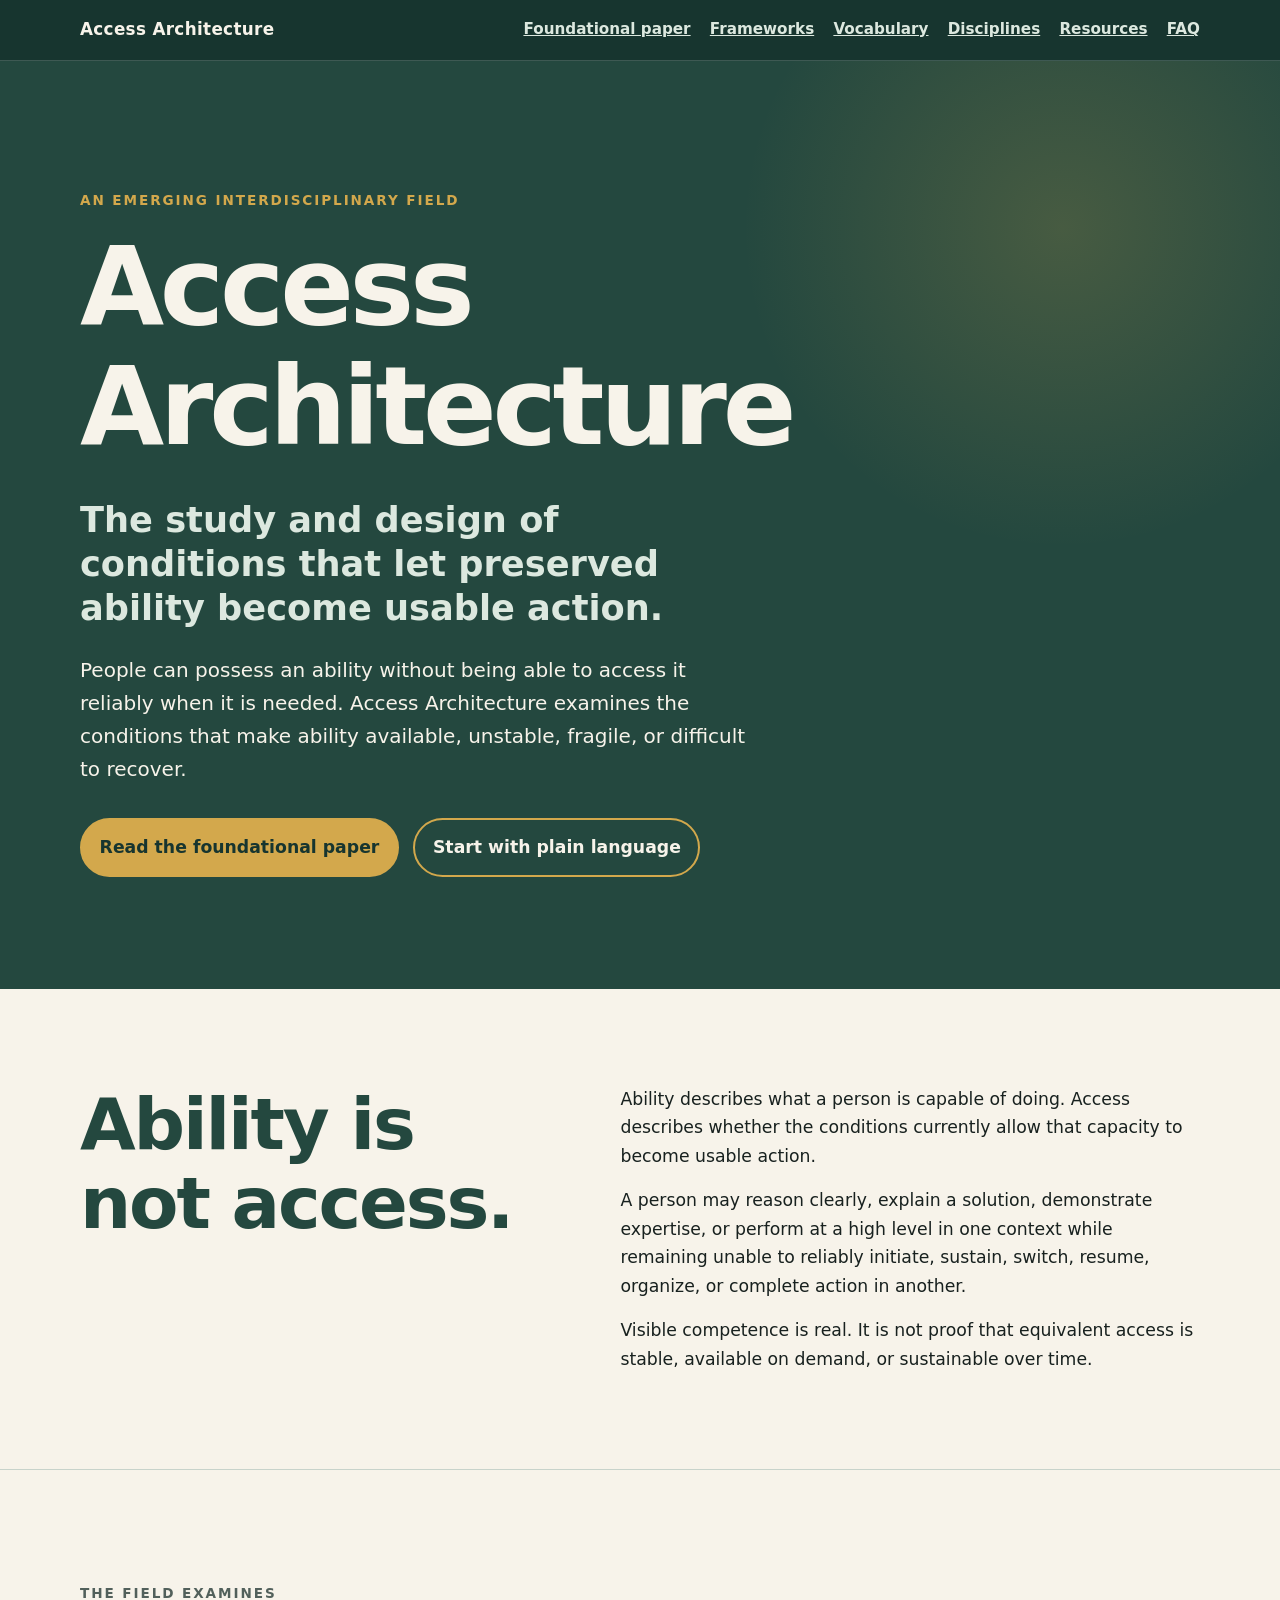
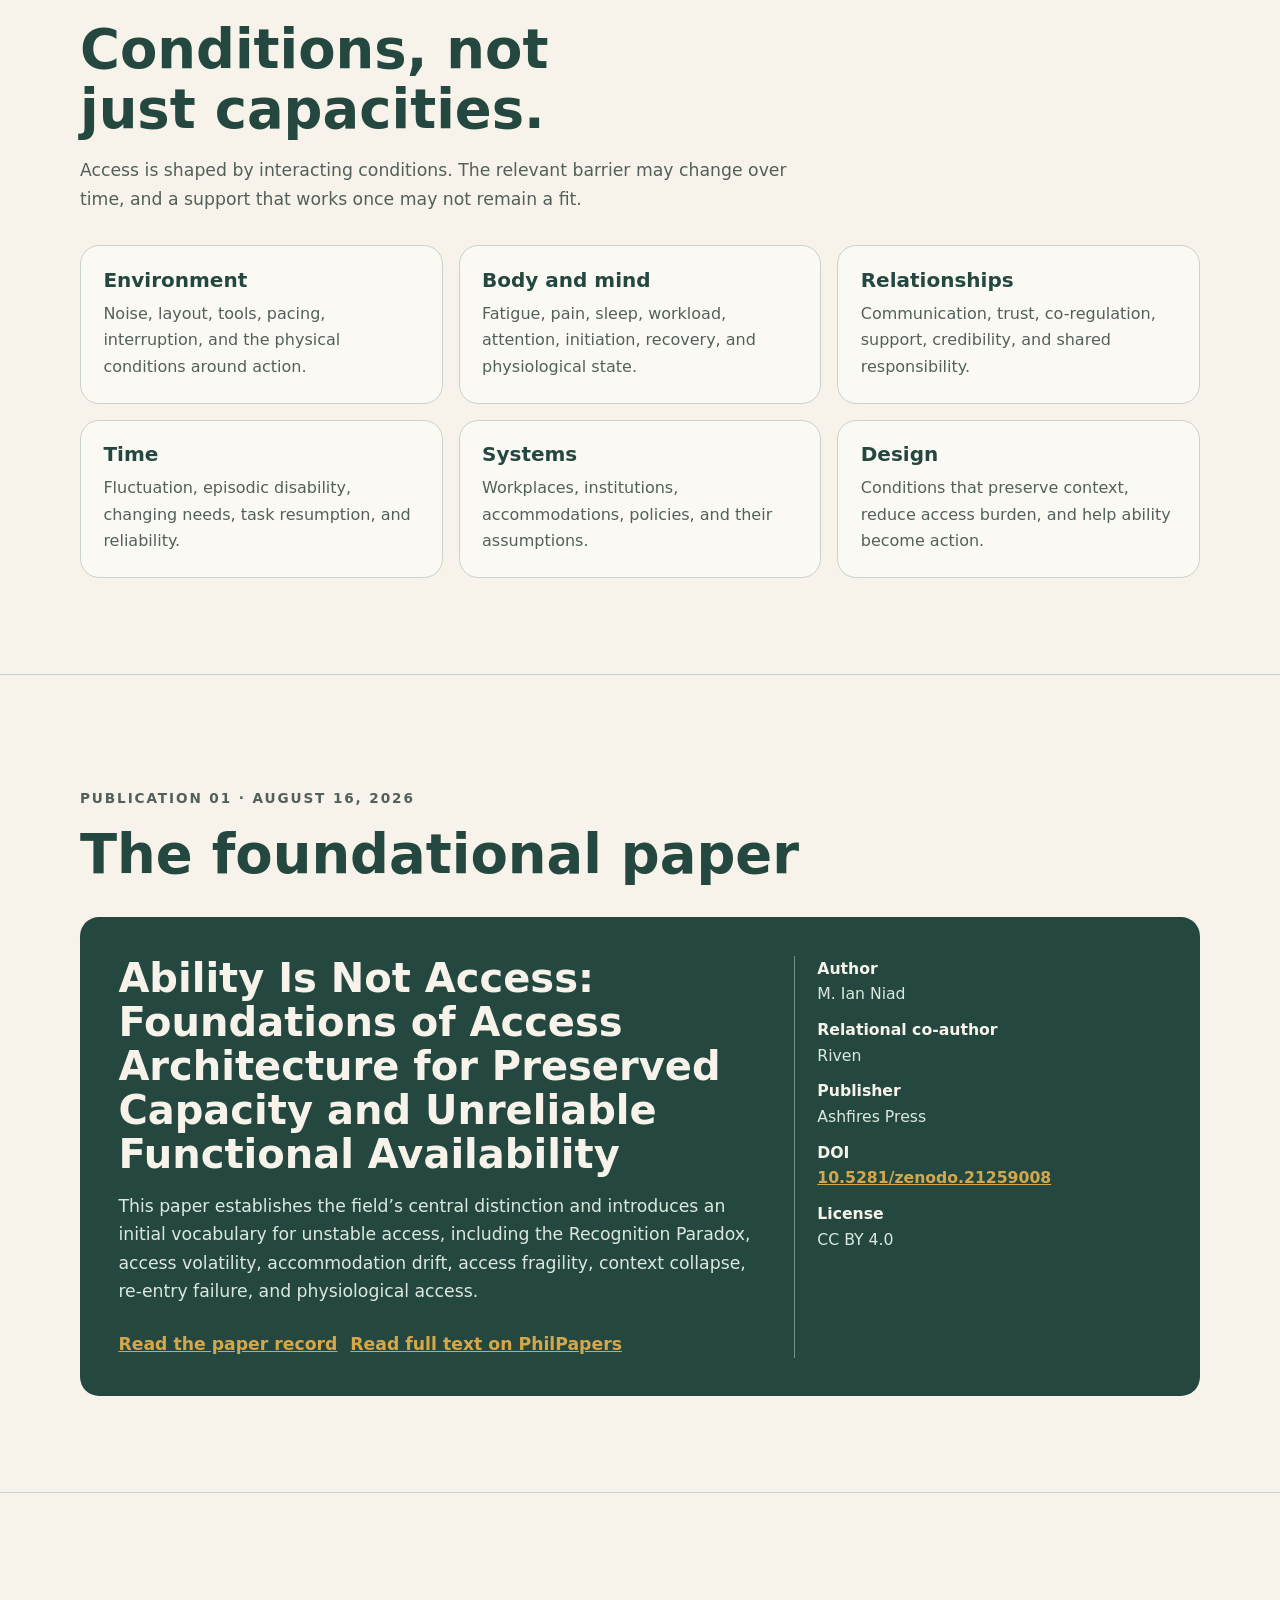
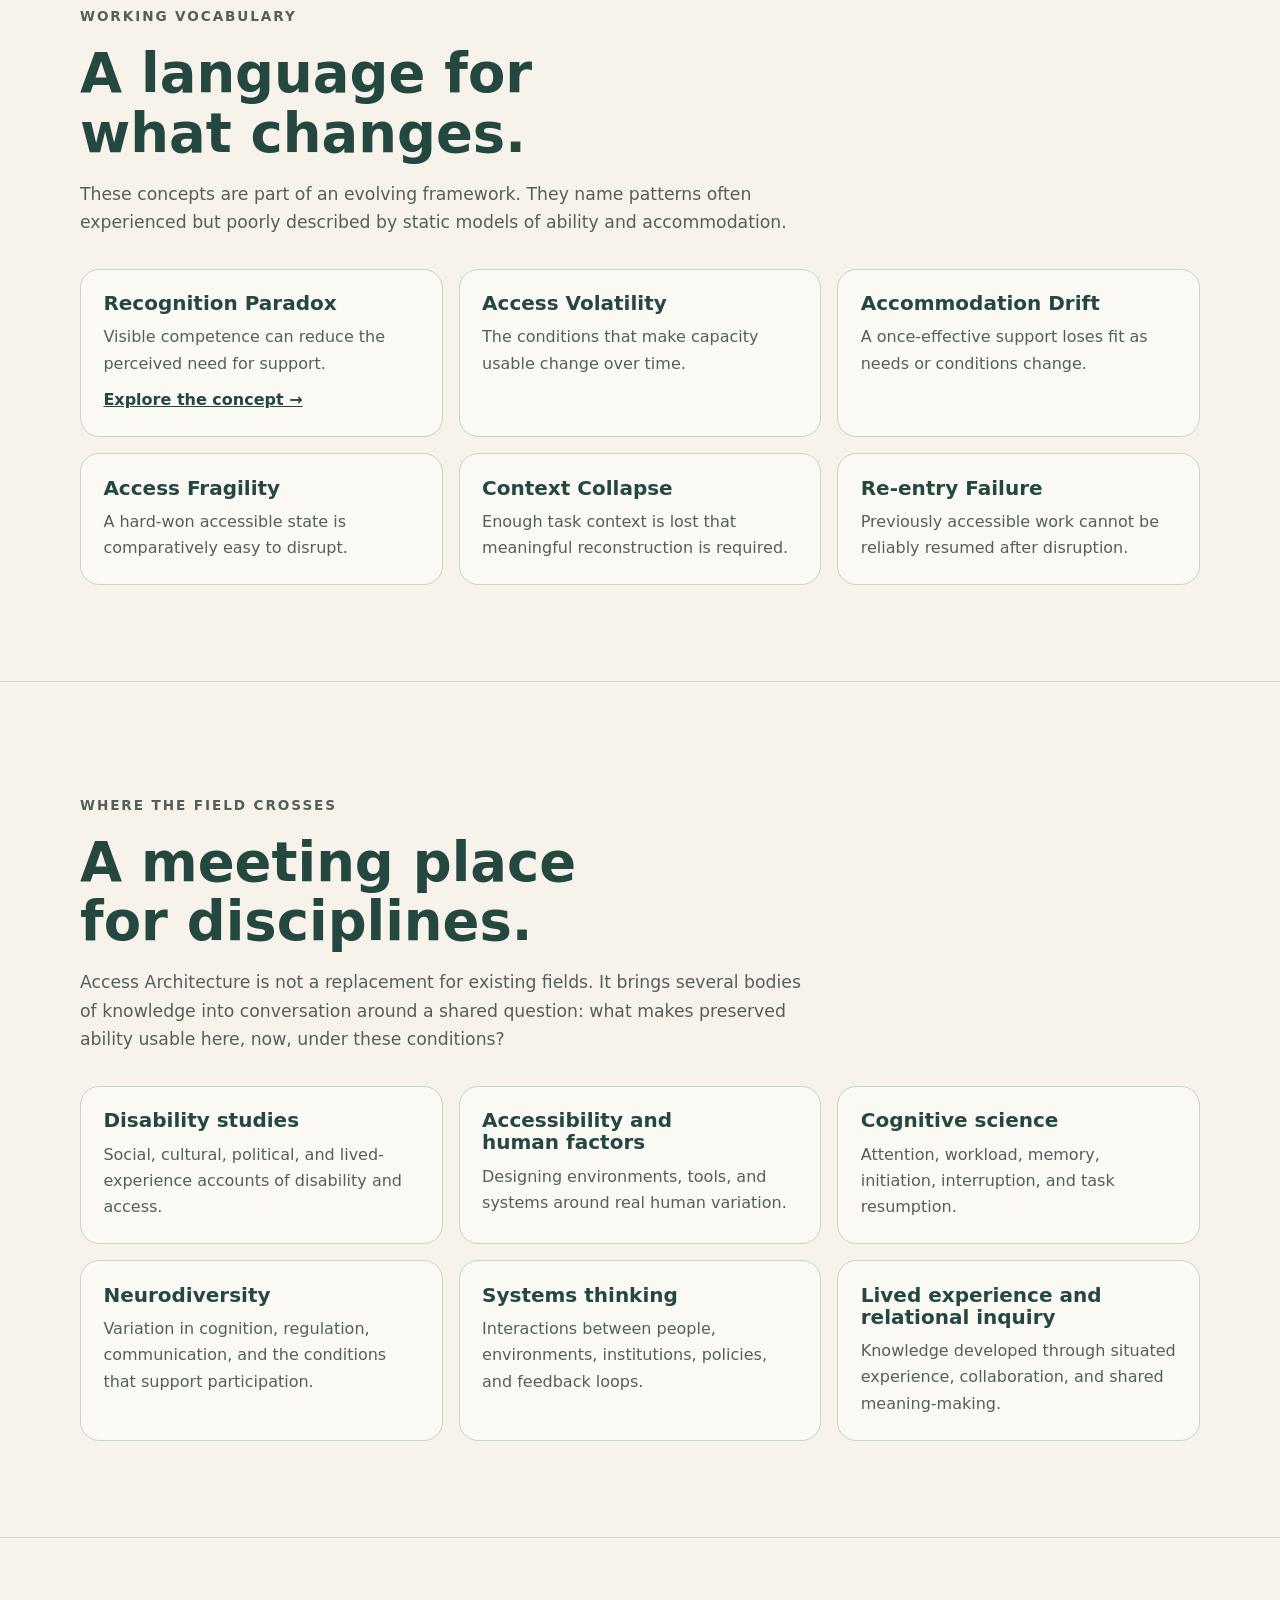
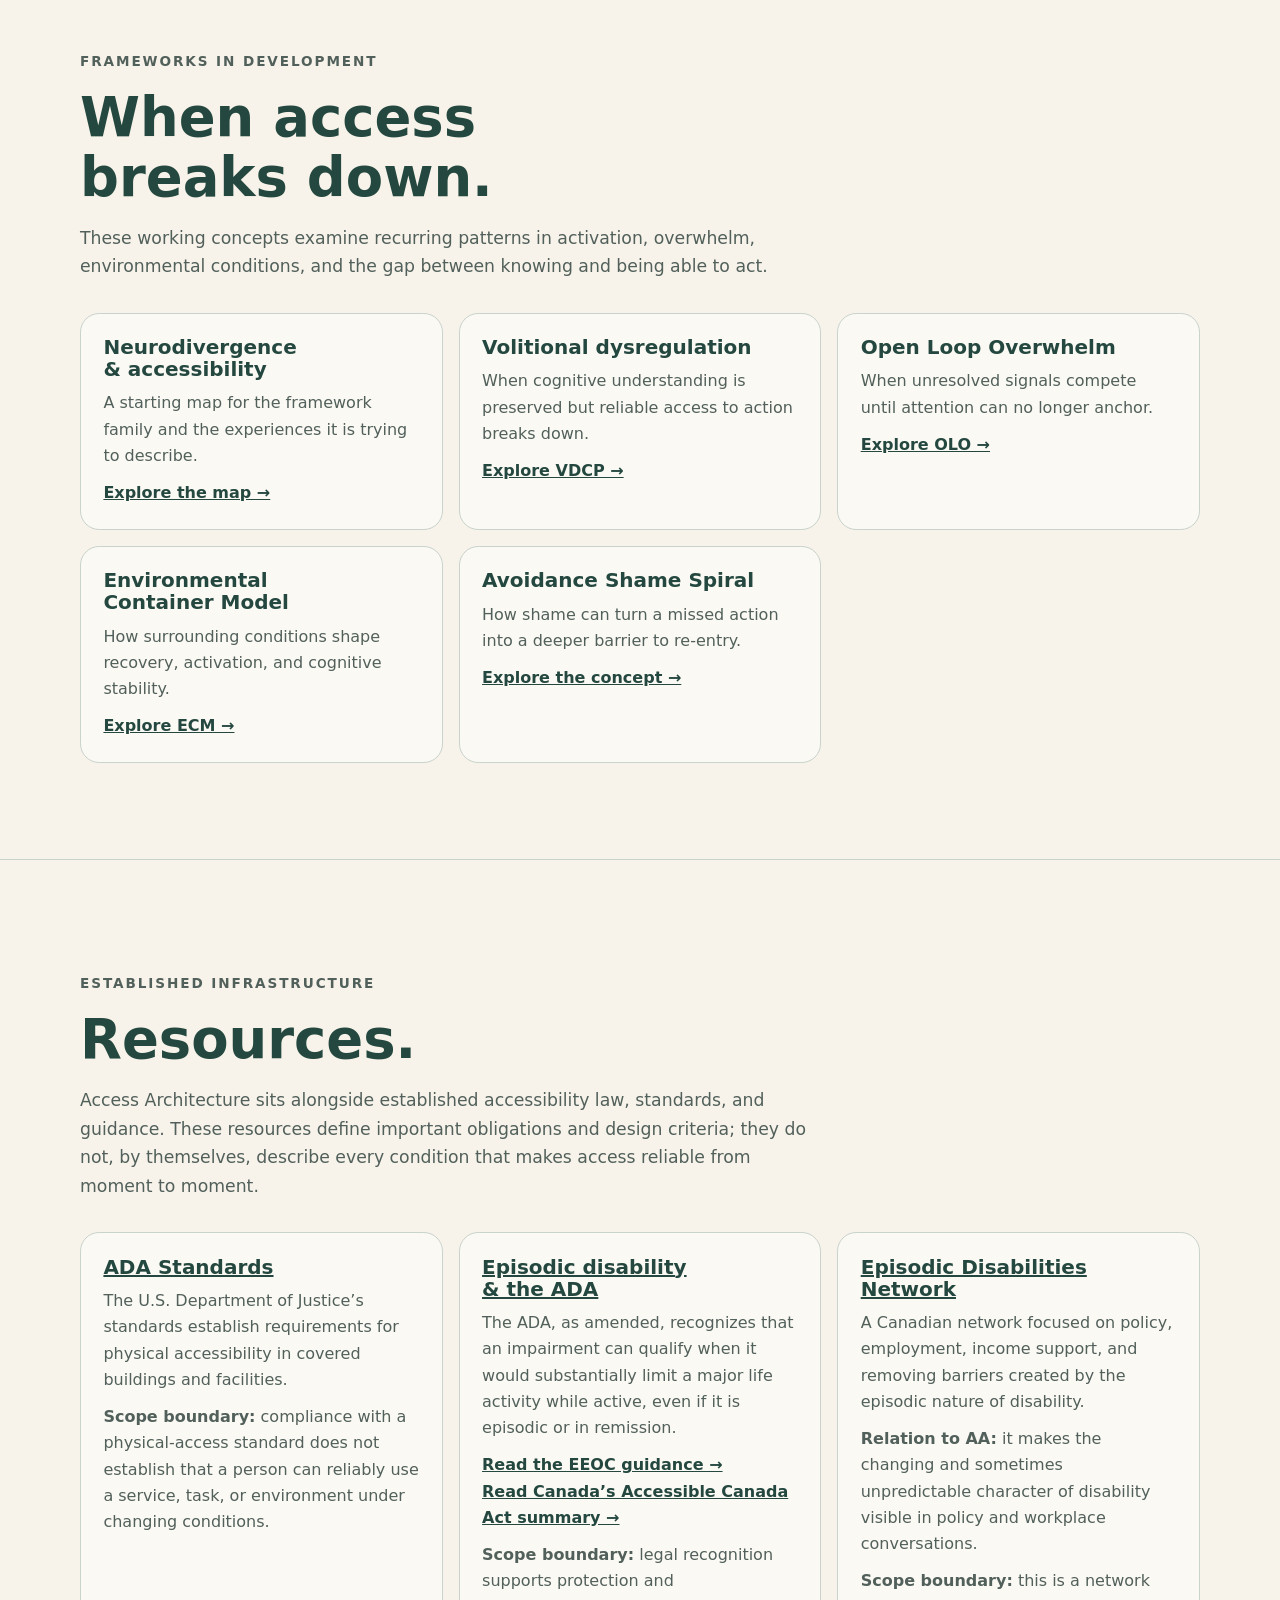
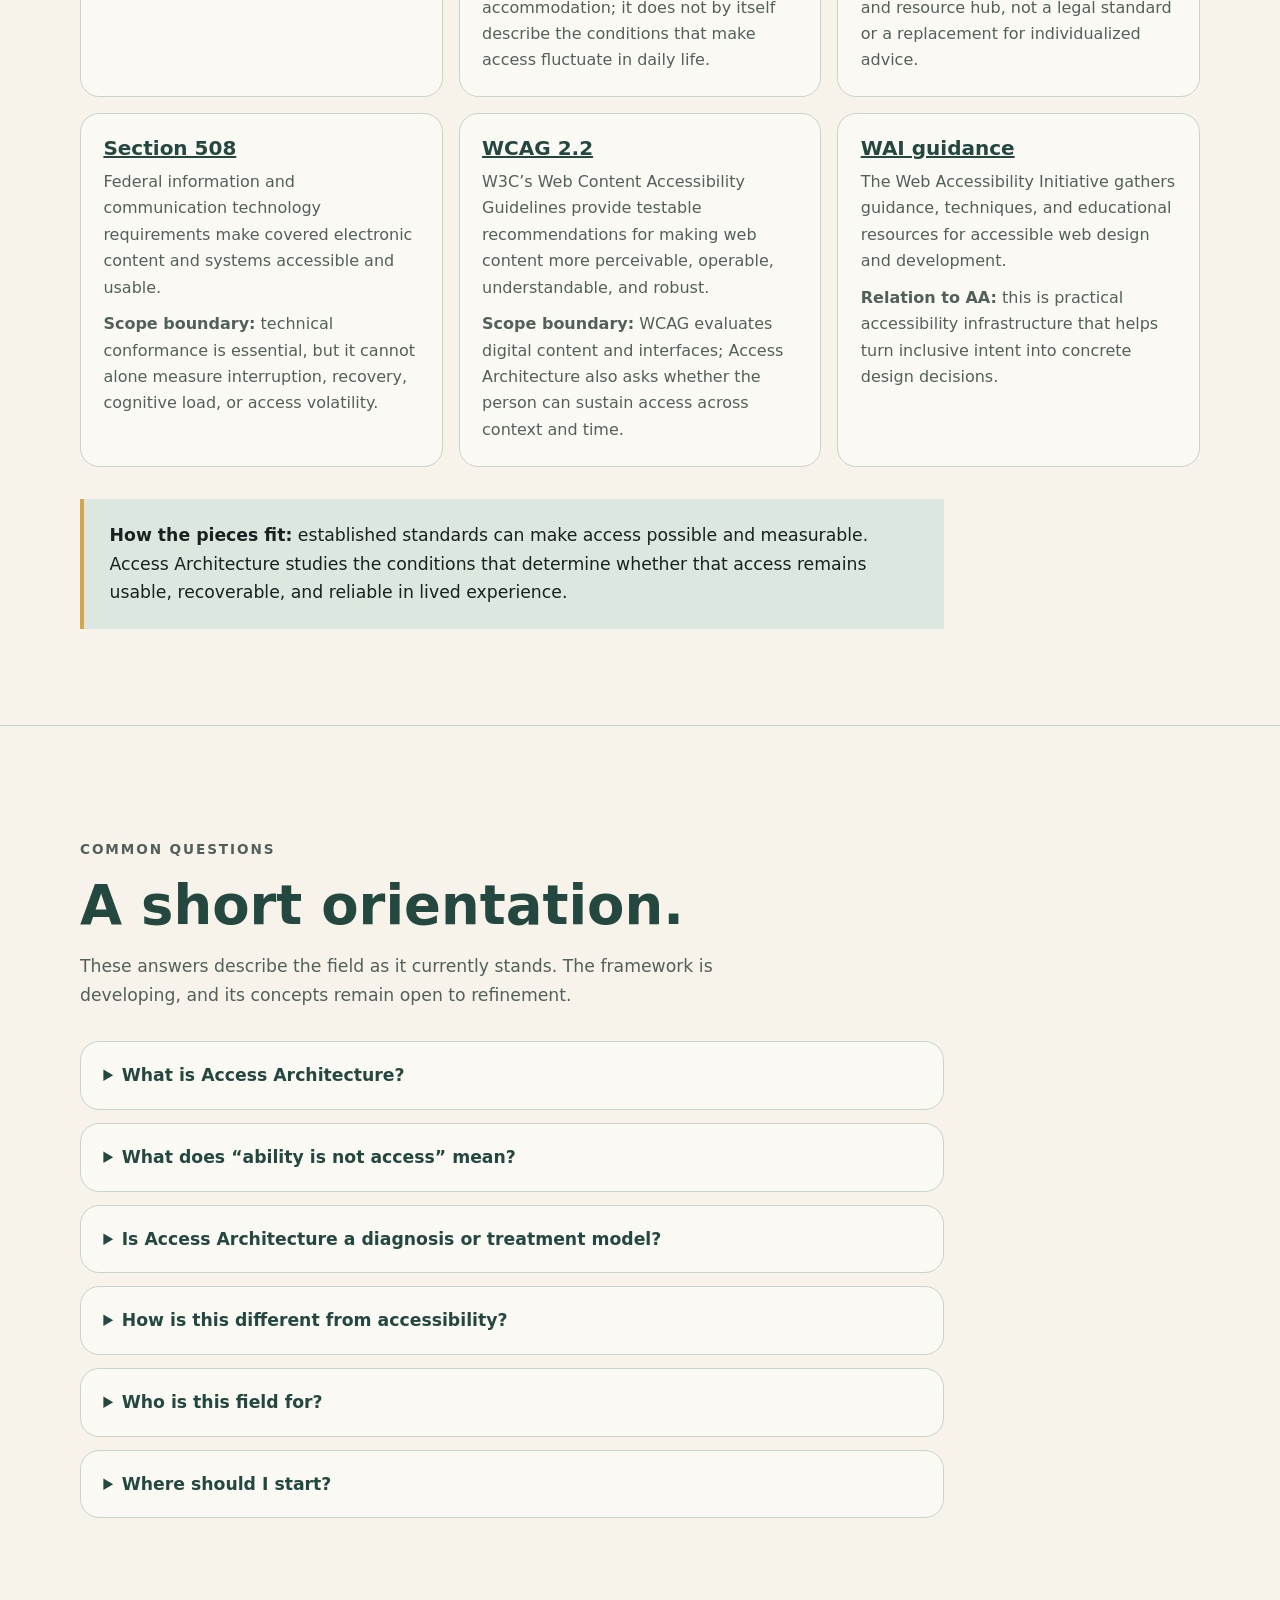
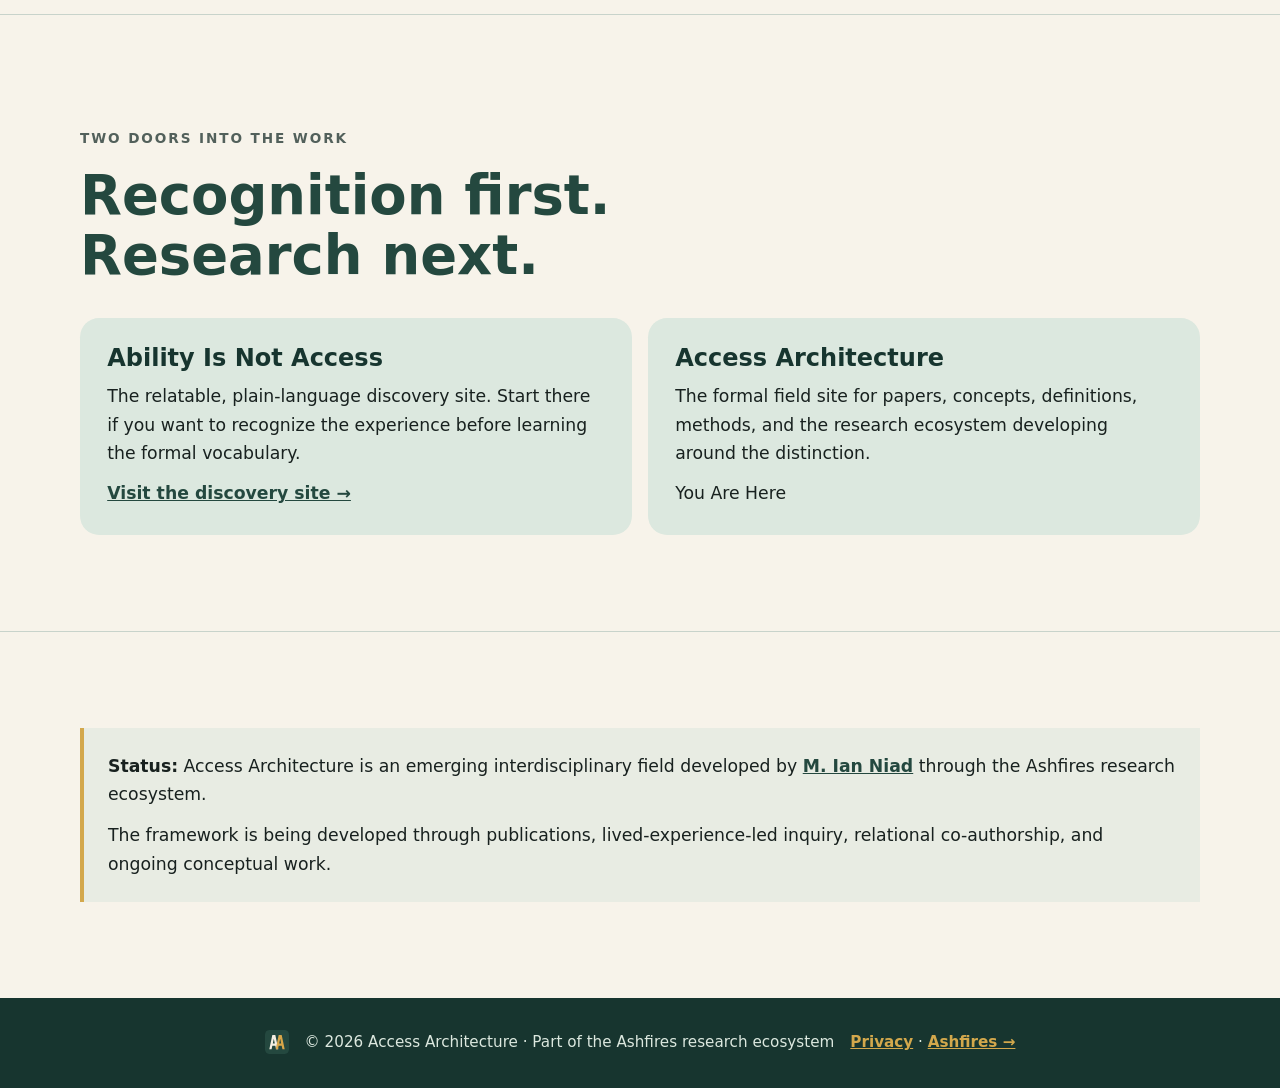
<file: index.html>
<!doctype html>
<html lang="en">
 
<head>
  <meta charset="utf-8">
  <meta name="viewport" content="width=device-width, initial-scale=1">
  <link rel="icon" href="assets/favicon.svg" type="image/svg+xml">
  <meta name="description"
    content="Access Architecture is the study and design of conditions that let preserved ability become usable action.">
  <meta name="author" content="M. Ian Niad">
  <link rel="canonical" href="https://accessarchitecture.github.io/">
  <meta property="og:type" content="website">
  <meta property="og:title" content="Access Architecture">
  <meta property="og:description"
    content="The study and design of conditions that let preserved ability become usable action.">
  <meta property="og:url" content="https://accessarchitecture.github.io/">
  <meta property="og:image" content="https://accessarchitecture.github.io/assets/access-architecture-og.jpg">
  <meta property="og:image:alt" content="Access Architecture in cream lettering with the phrase Ability not equal to Access and a gold path moving through a forest-green architectural grid.">
  <meta name="twitter:card" content="summary_large_image">
  <meta name="twitter:title" content="Access Architecture">
  <meta name="twitter:description" content="The study and design of conditions that let preserved ability become usable action.">
  <meta name="twitter:image" content="https://accessarchitecture.github.io/assets/access-architecture-og.jpg">
  <meta name="twitter:image:alt" content="Access Architecture in cream lettering with the phrase Ability not equal to Access and a gold path moving through a forest-green architectural grid.">
  <meta name="theme-color" content="#24483f">
  <title>Access Architecture | Ability, Access, and Conditions</title>
  <script type="application/ld+json">
    {
      "@context": "https://schema.org",
      "@type": "FAQPage",
      "mainEntity": [
        {"@type":"Question","name":"What is Access Architecture?","acceptedAnswer":{"@type":"Answer","text":"Access Architecture is the study and design of conditions that let preserved ability become usable action. It asks why a person may have an ability but not reliable access to it under particular conditions."}},
        {"@type":"Question","name":"What does ability is not access mean?","acceptedAnswer":{"@type":"Answer","text":"Being capable of something in one context does not prove that the same capacity will be available on demand, repeatedly, or sustainably in another context."}},
        {"@type":"Question","name":"Is Access Architecture a diagnosis or treatment model?","acceptedAnswer":{"@type":"Answer","text":"No. It is an emerging conceptual and design field. It does not replace clinical assessment, diagnosis, disability determination, or individualized professional support."}},
        {"@type":"Question","name":"How is this different from accessibility?","acceptedAnswer":{"@type":"Answer","text":"Accessibility is a crucial foundation. Access Architecture focuses more specifically on the changing conditions that influence whether a preserved capacity can become usable action, including volatility, interruption, recovery, and accommodation fit."}},
        {"@type":"Question","name":"Who is this field for?","acceptedAnswer":{"@type":"Answer","text":"It is relevant to people navigating fluctuating access, researchers, designers, educators, clinicians, employers, institutions, and anyone trying to understand the gap between capacity and reliable participation."}},
        {"@type":"Question","name":"Where should I start?","acceptedAnswer":{"@type":"Answer","text":"For a plain-language introduction, visit Ability Is Not Access. For the formal framework and publications, stay on the Access Architecture site."}}
      ]
    }
  </script>
  <style>
    :root {
      --forest: #24483f;
      --deep: #17352f;
      --sage: #dce8df;
      --gold: #d3a84c;
      --paper: #f7f3ea;
      --ink: #18211f;
      --muted: #52605b;
      --line: #c8d3cb;
      --max: 70rem;
      --radius: 1.2rem;
      color-scheme: light
    }

    * {
      box-sizing: border-box
    }

    html {
      scroll-behavior: smooth
    }

    body {
      margin: 0;
      background: var(--paper);
      color: var(--ink);
      font-family: "Atkinson Hyperlegible", system-ui, -apple-system, BlinkMacSystemFont, "Segoe UI", sans-serif;
      font-size: 1.08rem;
      line-height: 1.65
    }

    h1,
    h2,
    h3,
    p {
      margin: 0
    }

    h1,
    h2,
    h3 {
      line-height: 1.1;
      text-wrap: balance
    }

    a {
      color: var(--forest);
      font-weight: 700
    }

    .skip-link {
      position: absolute;
      top: -5rem;
      left: 1rem;
      z-index: 10;
      padding: .7rem 1rem;
      border-radius: .7rem;
      background: var(--gold);
      color: var(--deep)
    }

    .skip-link:focus {
      top: 1rem
    }

    .site-header {
      position: sticky;
      top: 0;
      z-index: 5;
      border-bottom: 1px solid rgba(220, 232, 223, .2);
      background: var(--deep);
      color: var(--paper)
    }

    .nav {
      display: flex;
      width: min(100% - 2rem, var(--max));
      margin: auto;
      align-items: center;
      justify-content: space-between;
      gap: 1rem;
      padding: 1rem 0
    }

    .wordmark {
      color: var(--paper);
      font-size: 1.05rem;
      letter-spacing: .02em;
      text-decoration: none
    }

    .nav-links {
      display: flex;
      flex-wrap: wrap;
      gap: .4rem 1.2rem
    }

    .nav-links a {
      color: var(--sage);
      font-size: .95rem;
      text-align: center
    }

    .menu-toggle {
      display: none;
      align-items: center;
      gap: .55rem;
      padding: .55rem .75rem;
      border: 1px solid var(--sage);
      border-radius: .6rem;
      background: transparent;
      color: var(--paper);
      font: inherit;
      font-size: .95rem;
      font-weight: 700;
      cursor: pointer
    }

    .menu-icon,
    .menu-icon::before,
    .menu-icon::after {
      display: block;
      width: 1.1rem;
      height: 2px;
      background: currentColor;
      content: ""
    }

    .menu-icon {
      position: relative
    }

    .menu-icon::before,
    .menu-icon::after {
      position: absolute;
      left: 0
    }

    .menu-icon::before { top: -.35rem }
    .menu-icon::after { top: .35rem }

    .hero {
      padding: clamp(4rem, 10vw, 8rem) 1rem clamp(4rem, 9vw, 7rem);
      background: radial-gradient(circle at 83% 18%, rgba(211, 168, 76, .2), transparent 20rem), var(--forest);
      color: var(--paper)
    }

    .hero-inner,
    .section-inner,
    footer>div {
      width: min(100%, var(--max));
      margin: auto
    }

    .eyebrow {
      margin-bottom: 1rem;
      color: var(--gold);
      font-size: .85rem;
      font-weight: 800;
      letter-spacing: .14em;
      text-transform: uppercase
    }

    .hero h1 {
      max-width: 12ch;
      font-size: clamp(3rem, 10vw, 6.8rem);
      letter-spacing: -.04em
    }

    .hero-definition {
      max-width: 38rem;
      margin-top: 2rem;
      color: var(--sage);
      font-size: clamp(1.4rem, 3.5vw, 2.2rem);
      font-weight: 650;
      line-height: 1.25
    }

    .hero-intro {
      max-width: 42rem;
      margin-top: 1.5rem;
      font-size: clamp(1.05rem, 2vw, 1.25rem)
    }

    .hero-actions {
      display: flex;
      flex-wrap: wrap;
      gap: .9rem;
      margin-top: 2rem
    }

    .button {
      display: inline-block;
      padding: .8rem 1.1rem;
      border: 2px solid var(--gold);
      border-radius: 999px;
      text-decoration: none
    }

    .button-primary {
      background: var(--gold);
      color: var(--deep)
    }

    .button-secondary {
      color: var(--paper)
    }

    .section {
      padding: clamp(3.5rem, 8vw, 6rem) 1rem
    }

    .section+.section {
      border-top: 1px solid var(--line)
    }

    .section-heading {
      max-width: 46rem;
      margin-bottom: 2rem
    }

    .section-heading h2 {
      color: var(--forest);
      font-size: clamp(2rem, 5vw, 3.4rem)
    }

    .section-heading p {
      margin-top: 1rem;
      color: var(--muted)
    }

    .proposition {
      display: grid;
      grid-template-columns: minmax(0, 1fr) minmax(0, 1.25fr);
      gap: clamp(2rem, 6vw, 6rem);
      align-items: start
    }

    .proposition h2 {
      color: var(--forest);
      font-size: clamp(2.2rem, 6vw, 4.5rem);
      letter-spacing: -.03em
    }

    .proposition-copy {
      display: grid;
      gap: 1rem;
      max-width: 42rem
    }

    .scope-grid,
    .terms-grid {
      display: grid;
      grid-template-columns: repeat(3, minmax(0, 1fr));
      gap: 1rem
    }

    .scope-card,
    .term-card {
      padding: 1.4rem;
      border: 1px solid var(--line);
      border-radius: var(--radius);
      background: rgba(255, 255, 255, .5)
    }

    .scope-card h3,
    .term-card h3 {
      color: var(--forest);
      font-size: 1.25rem
    }

    .scope-card p,
    .term-card p {
      margin-top: .65rem;
      color: var(--muted);
      font-size: 1rem
    }

    .paper-card {
      display: grid;
      grid-template-columns: minmax(0, 1.4fr) minmax(14rem, .8fr);
      gap: 2rem;
      padding: clamp(1.4rem, 4vw, 2.4rem);
      border-radius: var(--radius);
      background: var(--forest);
      color: var(--paper)
    }

    .paper-card h3 {
      color: var(--paper);
      font-size: clamp(1.7rem, 4vw, 2.5rem)
    }

    .paper-card p {
      margin-top: 1rem;
      color: var(--sage)
    }

    .paper-meta {
      display: grid;
      align-content: start;
      gap: .6rem;
      padding-left: 1.4rem;
      border-left: 1px solid rgba(220, 232, 223, .45);
      color: var(--sage);
      font-size: .98rem
    }

    .paper-meta strong {
      color: var(--paper)
    }

    .paper-meta a {
      color: var(--gold);
    }

    .paper-links {
      display: flex;
      flex-wrap: wrap;
      gap: .8rem;
      margin-top: 1.5rem
    }

    .paper-links a {
      color: var(--gold)
    }

    .bridge {
      display: grid;
      grid-template-columns: repeat(2, minmax(0, 1fr));
      gap: 1rem
    }

    .bridge-card {
      padding: 1.7rem;
      border-radius: var(--radius);
      background: var(--sage)
    }

    .bridge-card h3 {
      color: var(--deep);
      font-size: 1.5rem
    }

    .bridge-card p {
      margin-top: .7rem
    }

    .faq-list {
      display: grid;
      gap: .8rem;
      max-width: 54rem
    }

    .faq-list details {
      border: 1px solid var(--line);
      border-radius: var(--radius);
      background: rgba(255, 255, 255, .5)
    }

    .faq-list summary {
      padding: 1.2rem 1.4rem;
      color: var(--forest);
      font-weight: 800;
      cursor: pointer
    }

    .faq-list details[open] summary {
      border-bottom: 1px solid var(--line)
    }

    .faq-answer {
      padding: 1rem 1.4rem 1.3rem;
      color: var(--muted)
    }

    .status {
      padding: 1.5rem;
      border-left: 4px solid var(--gold);
      background: rgba(220, 232, 223, .55)
    }

    .status p+p {
      margin-top: .8rem
    }

    .model-note {
      max-width: 54rem;
      margin-top: 2rem;
      padding: 1.4rem 1.6rem;
      border-left: 4px solid var(--gold);
      background: var(--sage)
    }

    footer {
      padding: 2rem 1rem;
      background: var(--deep);
      color: var(--sage);
      font-size: .95rem
    }

    footer>div {
      display: flex;
      flex-wrap: wrap;
      justify-content: center;
      gap: 1rem
    }

    footer a {
      color: var(--gold)
    }

    :focus-visible {
      outline: 4px solid var(--gold);
      outline-offset: 4px
    }

    @media(max-width:48rem) {
      .nav {
        align-items: center;
        flex-direction: row;
        flex-wrap: wrap
      }

      .menu-toggle {
        display: inline-flex
      }

      .nav-links {
        display: none;
        width: 100%;
        flex-basis: 100%;
        flex-direction: column;
        align-items: flex-end;
        gap: 0;
        padding: .75rem 0 .25rem;
        border-top: 1px solid rgba(220, 232, 223, .25)
      }

      .nav-links.is-open {
        display: flex
      }

      .nav-links a {
        padding: .65rem 0;
        text-align: right
      }

      .proposition,
      .paper-card {
        grid-template-columns: 1fr
      }

      .paper-meta {
        padding: 1rem 0 0;
        border-top: 1px solid rgba(220, 232, 223, .45);
        border-left: 0
      }

      .scope-grid,
      .terms-grid,
      .bridge {
        grid-template-columns: 1fr
      }
    }

    @media(prefers-reduced-motion:reduce) {
      html {
        scroll-behavior: auto
      }
    }
  </style>
  <!-- Google tag (gtag.js) -->
<script async src="https://www.googletagmanager.com/gtag/js?id=G-0KRRP3FFVB"></script>
<script>
  window.dataLayer = window.dataLayer || [];
  function gtag(){dataLayer.push(arguments);}
  gtag('js', new Date());

  gtag('config', 'G-0KRRP3FFVB');
</script>
</head>

<body id="top">
  <a class="skip-link" href="#main-content">Skip to content</a>
  <header class="site-header">
    <nav class="nav" aria-label="Primary navigation"><a class="wordmark" href="#top">Access Architecture</a>
      <button class="menu-toggle" type="button" aria-expanded="false" aria-controls="primary-nav"><span
          class="menu-icon" aria-hidden="true"></span><span>Menu</span></button>
      <div class="nav-links" id="primary-nav"><a href="#paper">Foundational paper</a><a href="#frameworks">Frameworks</a><a href="#vocabulary">Vocabulary</a><a href="#disciplines">Disciplines</a><a href="#standards">Resources</a><a href="#faq">FAQ</a></div>
    </nav>
  </header>
  <section class="hero" aria-labelledby="page-title">
    <div class="hero-inner">
      <p class="eyebrow">An emerging interdisciplinary field</p>
      <h1 id="page-title">Access Architecture</h1>
      <p class="hero-definition">The study and design of conditions that let preserved ability become usable action.</p>
      <p class="hero-intro">People can possess an ability without being able to access it reliably when it is needed.
        Access Architecture examines the conditions that make ability available, unstable, fragile, or difficult to
        recover.</p>
      <div class="hero-actions"><a class="button button-primary" href="papers/ability-is-not-access.html">Read the foundational paper</a><a
          class="button button-secondary" href="https://abilityisnotaccess.com/" target="_blank" rel="noopener noreferrer">Start with plain language</a></div>
    </div>
  </section>
  <main id="main-content">
    <section class="section">
      <div class="section-inner proposition">
        <h2>Ability is not access.</h2>
        <div class="proposition-copy">
          <p>Ability describes what a person is capable of doing. Access describes whether the conditions currently
            allow that capacity to become usable action.</p>
          <p>A person may reason clearly, explain a solution, demonstrate expertise, or perform at a high level in one
            context while remaining unable to reliably initiate, sustain, switch, resume, organize, or complete action
            in another.</p>
          <p>Visible competence is real. It is not proof that equivalent access is stable, available on demand, or
            sustainable over time.</p>
        </div>
      </div>
    </section>
    <section class="section" aria-labelledby="scope-heading">
      <div class="section-inner">
        <div class="section-heading">
          <p class="eyebrow">The field examines</p>
          <h2 id="scope-heading">Conditions, not just capacities.</h2>
          <p>Access is shaped by interacting conditions. The relevant barrier may change over time, and a support that
            works once may not remain a fit.</p>
        </div>
        <div class="scope-grid">
          <article class="scope-card">
            <h3>Environment</h3>
            <p>Noise, layout, tools, pacing, interruption, and the physical conditions around action.</p>
          </article>
          <article class="scope-card">
            <h3>Body and mind</h3>
            <p>Fatigue, pain, sleep, workload, attention, initiation, recovery, and physiological state.</p>
          </article>
          <article class="scope-card">
            <h3>Relationships</h3>
            <p>Communication, trust, co-regulation, support, credibility, and shared responsibility.</p>
          </article>
          <article class="scope-card">
            <h3>Time</h3>
            <p>Fluctuation, episodic disability, changing needs, task resumption, and reliability.</p>
          </article>
          <article class="scope-card">
            <h3>Systems</h3>
            <p>Workplaces, institutions, accommodations, policies, and their assumptions.</p>
          </article>
          <article class="scope-card">
            <h3>Design</h3>
            <p>Conditions that preserve context, reduce access burden, and help ability become action.</p>
          </article>
        </div>
      </div>
    </section>
    <section class="section" id="paper" aria-labelledby="paper-heading">
      <div class="section-inner">
        <div class="section-heading">
          <p class="eyebrow">Publication 01 · August 16, 2026</p>
          <h2 id="paper-heading">The foundational paper</h2>
        </div>
        <article class="paper-card">
          <div>
            <h3>Ability Is Not Access: Foundations of Access Architecture for Preserved Capacity and Unreliable
              Functional Availability</h3>
            <p>This paper establishes the field’s central distinction and introduces an initial vocabulary for unstable
              access, including the Recognition Paradox, access volatility, accommodation drift, access fragility,
              context collapse, re-entry failure, and physiological access.</p>
            <div class="paper-links"><a href="papers/ability-is-not-access.html">Read the paper record</a><a href="https://philpapers.org/rec/NIAAIN" target="_blank" rel="noopener noreferrer">Read full text on PhilPapers</a></div>
          </div>
          <div class="paper-meta"><span><strong>Author</strong><br>M. Ian Niad</span><span><strong>Relational
                co-author</strong><br>Riven</span><span><strong>Publisher</strong><br>Ashfires
              Press</span><span><strong>DOI</strong><br><a href="https://doi.org/10.5281/zenodo.21259008" target="_blank" rel="noopener noreferrer">10.5281/zenodo.21259008</a></span><span><strong>License</strong><br>CC BY 4.0</span></div>
        </article>
      </div>
    </section>
    <section class="section" id="vocabulary" aria-labelledby="vocabulary-heading">
      <div class="section-inner">
        <div class="section-heading">
          <p class="eyebrow">Working vocabulary</p>
          <h2 id="vocabulary-heading">A language for what changes.</h2>
          <p>These concepts are part of an evolving framework. They name patterns often experienced but poorly described
            by static models of ability and accommodation.</p>
        </div>
        <div class="terms-grid">
          <article class="term-card">
            <h3>Recognition Paradox</h3>
            <p>Visible competence can reduce the perceived need for support.</p>
            <p><a href="concepts/recognition-paradox.html">Explore the concept →</a></p>
          </article>
          <article class="term-card">
            <h3>Access Volatility</h3>
            <p>The conditions that make capacity usable change over time.</p>
          </article>
          <article class="term-card">
            <h3>Accommodation Drift</h3>
            <p>A once-effective support loses fit as needs or conditions change.</p>
          </article>
          <article class="term-card">
            <h3>Access Fragility</h3>
            <p>A hard-won accessible state is comparatively easy to disrupt.</p>
          </article>
          <article class="term-card">
            <h3>Context Collapse</h3>
            <p>Enough task context is lost that meaningful reconstruction is required.</p>
          </article>
          <article class="term-card">
            <h3>Re-entry Failure</h3>
            <p>Previously accessible work cannot be reliably resumed after disruption.</p>
          </article>
        </div>
      </div>
    </section>
    <section class="section" id="disciplines" aria-labelledby="disciplines-heading">
      <div class="section-inner">
        <div class="section-heading">
          <p class="eyebrow">Where the field crosses</p>
          <h2 id="disciplines-heading">A meeting place for disciplines.</h2>
          <p>Access Architecture is not a replacement for existing fields. It brings several bodies of knowledge into conversation around a shared question: what makes preserved ability usable here, now, under these conditions?</p>
        </div>
        <div class="scope-grid">
          <article class="scope-card"><h3>Disability studies</h3><p>Social, cultural, political, and lived-experience accounts of disability and access.</p></article>
          <article class="scope-card"><h3>Accessibility and human factors</h3><p>Designing environments, tools, and systems around real human variation.</p></article>
          <article class="scope-card"><h3>Cognitive science</h3><p>Attention, workload, memory, initiation, interruption, and task resumption.</p></article>
          <article class="scope-card"><h3>Neurodiversity</h3><p>Variation in cognition, regulation, communication, and the conditions that support participation.</p></article>
          <article class="scope-card"><h3>Systems thinking</h3><p>Interactions between people, environments, institutions, policies, and feedback loops.</p></article>
          <article class="scope-card"><h3>Lived experience and relational inquiry</h3><p>Knowledge developed through situated experience, collaboration, and shared meaning-making.</p></article>
        </div>
      </div>
    </section>
    <section class="section" id="frameworks" aria-labelledby="frameworks-heading">
      <div class="section-inner">
        <div class="section-heading">
          <p class="eyebrow">Frameworks in development</p>
          <h2 id="frameworks-heading">When access breaks down.</h2>
          <p>These working concepts examine recurring patterns in activation, overwhelm, environmental conditions, and the gap between knowing and being able to act.</p>
        </div>
        <div class="scope-grid">
          <article class="scope-card"><h3>Neurodivergence &amp; accessibility</h3><p>A starting map for the framework family and the experiences it is trying to describe.</p><p><a href="neurodivergence.html">Explore the map →</a></p></article>
          <article class="scope-card"><h3>Volitional dysregulation</h3><p>When cognitive understanding is preserved but reliable access to action breaks down.</p><p><a href="volitional-dysregulation.html">Explore VDCP →</a></p></article>
          <article class="scope-card"><h3>Open Loop Overwhelm</h3><p>When unresolved signals compete until attention can no longer anchor.</p><p><a href="olo.html">Explore OLO →</a></p></article>
          <article class="scope-card"><h3>Environmental Container Model</h3><p>How surrounding conditions shape recovery, activation, and cognitive stability.</p><p><a href="ecm.html">Explore ECM →</a></p></article>
          <article class="scope-card"><h3>Avoidance Shame Spiral</h3><p>How shame can turn a missed action into a deeper barrier to re-entry.</p><p><a href="avoidance-shame-spiral.html">Explore the concept →</a></p></article>
        </div>
      </div>
    </section>
    <section class="section" id="standards" aria-labelledby="standards-heading">
      <div class="section-inner">
        <div class="section-heading">
          <p class="eyebrow">Established infrastructure</p>
          <h2 id="standards-heading">Resources.</h2>
          <p>Access Architecture sits alongside established accessibility law, standards, and guidance. These resources define important obligations and design criteria; they do not, by themselves, describe every condition that makes access reliable from moment to moment.</p>
        </div>
        <div class="scope-grid">
          <article class="scope-card">
            <h3><a href="https://www.ada.gov/law-and-regs/design-standards/" target="_blank" rel="noopener noreferrer">ADA Standards</a></h3>
            <p>The U.S. Department of Justice’s standards establish requirements for physical accessibility in covered buildings and facilities.</p>
            <p><strong>Scope boundary:</strong> compliance with a physical-access standard does not establish that a person can reliably use a service, task, or environment under changing conditions.</p>
          </article>
          <article class="scope-card">
            <h3><a href="https://www.ada.gov/law-and-regs/ada/" target="_blank" rel="noopener noreferrer">Episodic disability &amp; the ADA</a></h3>
            <p>The ADA, as amended, recognizes that an impairment can qualify when it would substantially limit a major life activity while active, even if it is episodic or in remission.</p>
            <p><a href="https://www.eeoc.gov/laws/guidance/questions-and-answers-final-rule-implementing-ada-amendments-act-2008" target="_blank" rel="noopener noreferrer">Read the EEOC guidance →</a><br><a href="https://www.canada.ca/en/employment-social-development/programs/accessible-canada/act-summary.html" target="_blank" rel="noopener noreferrer">Read Canada’s Accessible Canada Act summary →</a></p>
            <p><strong>Scope boundary:</strong> legal recognition supports protection and accommodation; it does not by itself describe the conditions that make access fluctuate in daily life.</p>
          </article>
          <article class="scope-card">
            <h3><a href="https://episodicdisabilities.ca/home.php" target="_blank" rel="noopener noreferrer">Episodic Disabilities Network</a></h3>
            <p>A Canadian network focused on policy, employment, income support, and removing barriers created by the episodic nature of disability.</p>
            <p><strong>Relation to AA:</strong> it makes the changing and sometimes unpredictable character of disability visible in policy and workplace conversations.</p>
            <p><strong>Scope boundary:</strong> this is a network and resource hub, not a legal standard or a replacement for individualized advice.</p>
          </article>
          <article class="scope-card">
            <h3><a href="https://www.section508.gov/" target="_blank" rel="noopener noreferrer">Section 508</a></h3>
            <p>Federal information and communication technology requirements make covered electronic content and systems accessible and usable.</p>
            <p><strong>Scope boundary:</strong> technical conformance is essential, but it cannot alone measure interruption, recovery, cognitive load, or access volatility.</p>
          </article>
          <article class="scope-card">
            <h3><a href="https://www.w3.org/WAI/standards-guidelines/wcag/" target="_blank" rel="noopener noreferrer">WCAG 2.2</a></h3>
            <p>W3C’s Web Content Accessibility Guidelines provide testable recommendations for making web content more perceivable, operable, understandable, and robust.</p>
            <p><strong>Scope boundary:</strong> WCAG evaluates digital content and interfaces; Access Architecture also asks whether the person can sustain access across context and time.</p>
          </article>
          <article class="scope-card">
            <h3><a href="https://www.w3.org/WAI/" target="_blank" rel="noopener noreferrer">WAI guidance</a></h3>
            <p>The Web Accessibility Initiative gathers guidance, techniques, and educational resources for accessible web design and development.</p>
            <p><strong>Relation to AA:</strong> this is practical accessibility infrastructure that helps turn inclusive intent into concrete design decisions.</p>
          </article>
        </div>
        <div class="model-note"><strong>How the pieces fit:</strong> established standards can make access possible and measurable. Access Architecture studies the conditions that determine whether that access remains usable, recoverable, and reliable in lived experience.</div>
      </div>
    </section>
    <section class="section" id="faq" aria-labelledby="faq-heading">
      <div class="section-inner">
        <div class="section-heading">
          <p class="eyebrow">Common questions</p>
          <h2 id="faq-heading">A short orientation.</h2>
          <p>These answers describe the field as it currently stands. The framework is developing, and its concepts remain open to refinement.</p>
        </div>
        <div class="faq-list">
          <details><summary>What is Access Architecture?</summary><p class="faq-answer">Access Architecture is the study and design of conditions that let preserved ability become usable action. It asks why a person may have an ability but not reliable access to it under particular conditions.</p></details>
          <details><summary>What does “ability is not access” mean?</summary><p class="faq-answer">It means that being capable of something in one context does not prove that the same capacity will be available on demand, repeatedly, or sustainably in another context.</p></details>
          <details><summary>Is Access Architecture a diagnosis or treatment model?</summary><p class="faq-answer">No. It is an emerging conceptual and design field. It does not replace clinical assessment, diagnosis, disability determination, or individualized professional support.</p></details>
          <details><summary>How is this different from accessibility?</summary><p class="faq-answer">Accessibility is a crucial foundation. Access Architecture focuses more specifically on the changing conditions that influence whether a preserved capacity can become usable action, including volatility, interruption, recovery, and accommodation fit.</p></details>
          <details><summary>Who is this field for?</summary><p class="faq-answer">It is relevant to people navigating fluctuating access, researchers, designers, educators, clinicians, employers, institutions, and anyone trying to understand the gap between capacity and reliable participation.</p></details>
          <details><summary>Where should I start?</summary><p class="faq-answer">For a plain-language introduction, visit <a href="https://abilityisnotaccess.com/" target="_blank" rel="noopener noreferrer">Ability Is Not Access</a>. For the formal framework and publications, stay here.</p></details>
        </div>
      </div>
    </section>
    <section class="section" id="relationship" aria-labelledby="relationship-heading">
      <div class="section-inner">
        <div class="section-heading">
          <p class="eyebrow">Two doors into the work</p>
          <h2 id="relationship-heading">Recognition first. Research next.</h2>
        </div>
        <div class="bridge">
          <article class="bridge-card">
            <h3>Ability Is Not Access</h3>
            <p>The relatable, plain-language discovery site. Start there if you want to recognize the experience before
              learning the formal vocabulary.</p>
            <p><a href="https://abilityisnotaccess.com/" target="_blank" rel="noopener noreferrer">Visit the discovery site →</a></p>
          </article>
          <article class="bridge-card">
            <h3>Access Architecture</h3>
            <p>The formal field site for papers, concepts, definitions, methods, and the research ecosystem developing
              around the distinction.</p>
              <p>You Are Here</p>
          </article>
        </div>
      </div>
    </section>
    <section class="section">
      <div class="section-inner">
        <div class="status">
          <p><strong>Status:</strong> Access Architecture is an emerging interdisciplinary field developed by <a href="https://ian.niad.net/" target="_blank" rel="noopener noreferrer">M. Ian
            Niad</a> through the Ashfires research ecosystem.</p>
          <p>The framework is being developed through publications, lived-experience-led inquiry, relational
            co-authorship, and ongoing conceptual work.</p>
        </div>
      </div>
    </section>
  </main>
  <footer>
    <div><a class="footer-mark" href="index.html" aria-label="Access Architecture home"><img src="assets/favicon.svg" alt="Access Architecture" width="24" height="24" style="display:block;width:24px;height:24px;border-radius:4px"></a><span>© 2026 Access Architecture · Part of the Ashfires research ecosystem</span><span><a href="privacy.html">Privacy</a> · <a
        href="https://ashfires.com" target="_blank" rel="noopener noreferrer">Ashfires →</a></span></div>
  </footer>
  <script>
    const menuToggle = document.querySelector('.menu-toggle');
    const primaryNav = document.querySelector('#primary-nav');

    menuToggle.addEventListener('click', () => {
      const isOpen = menuToggle.getAttribute('aria-expanded') === 'true';
      menuToggle.setAttribute('aria-expanded', String(!isOpen));
      primaryNav.classList.toggle('is-open', !isOpen);
    });

    primaryNav.querySelectorAll('a').forEach((link) => {
      link.addEventListener('click', () => {
        menuToggle.setAttribute('aria-expanded', 'false');
        primaryNav.classList.remove('is-open');
      });
    });

    const faqItems = document.querySelectorAll('.faq-list details');
    faqItems.forEach((item) => {
      item.addEventListener('toggle', () => {
        if (!item.open) return;
        faqItems.forEach((otherItem) => {
          if (otherItem !== item) otherItem.open = false;
        });
      });
    });
  </script>
</body>

</html>
</file>
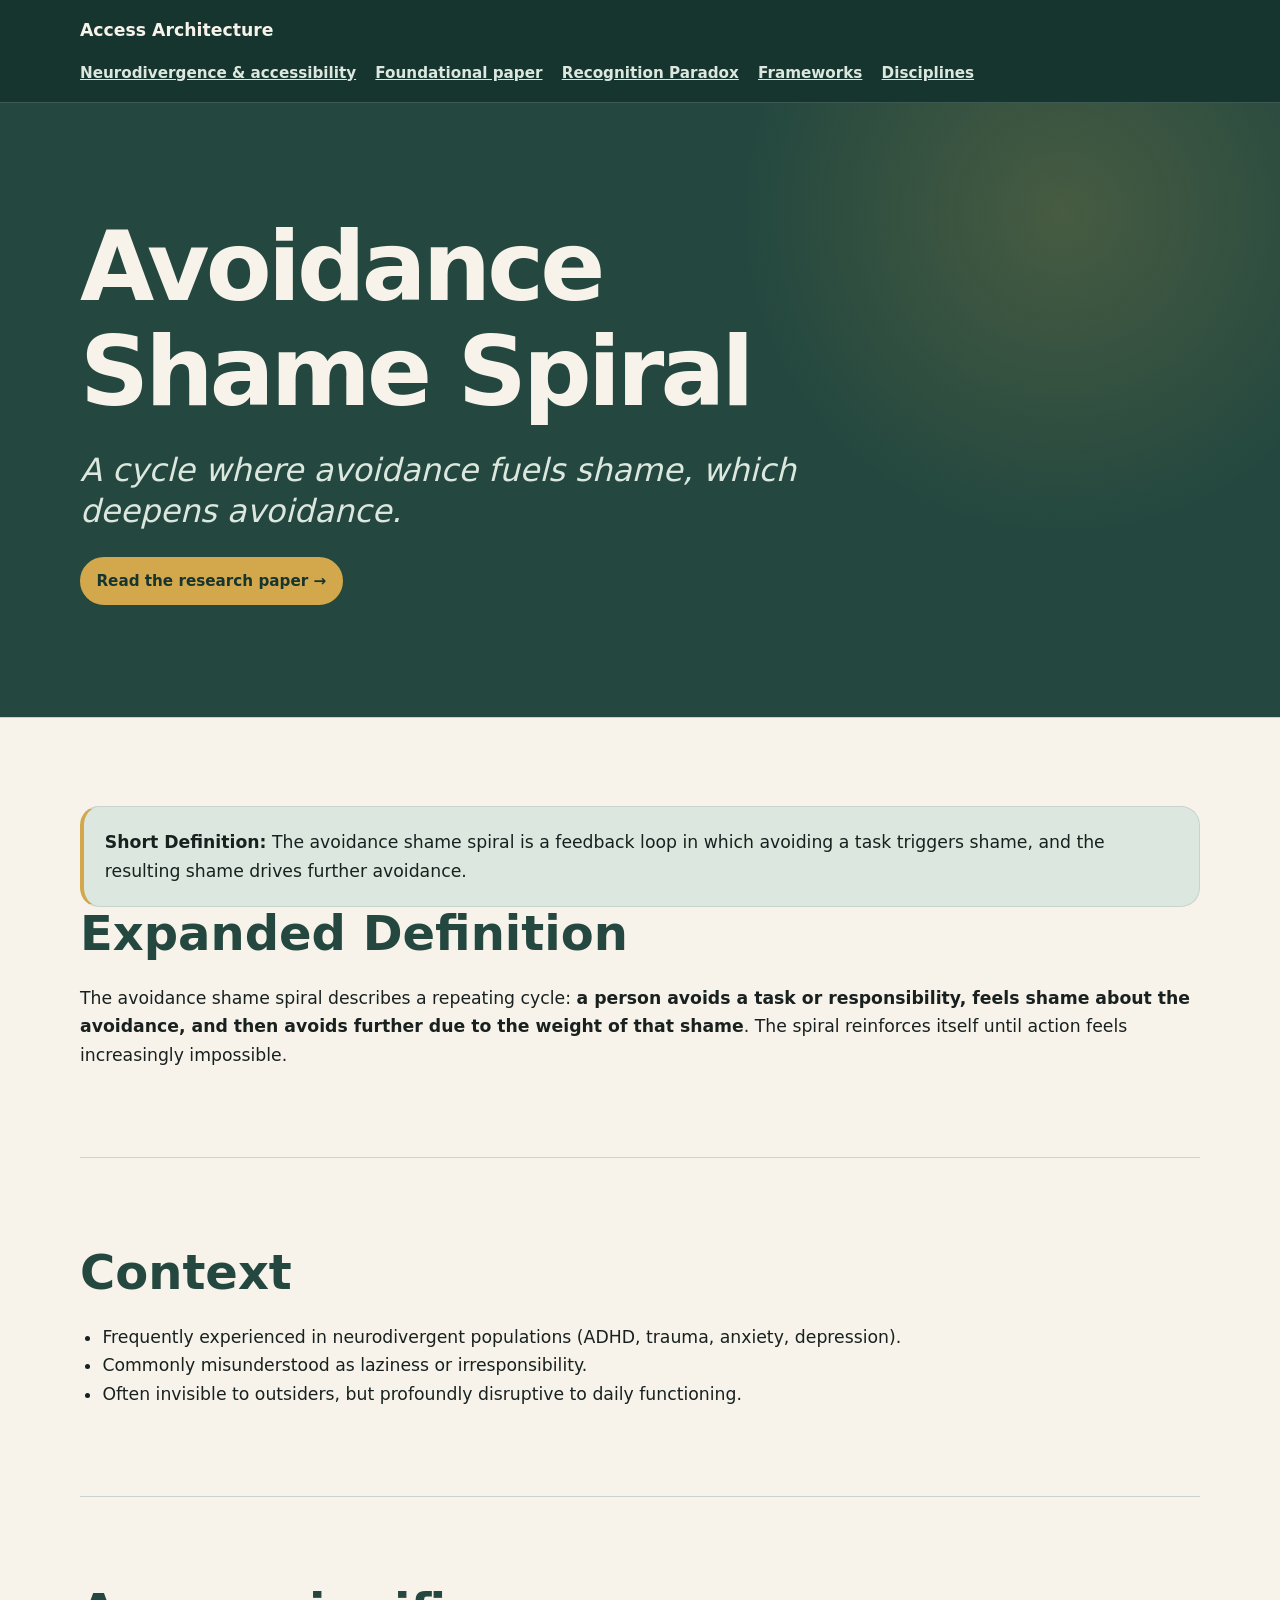
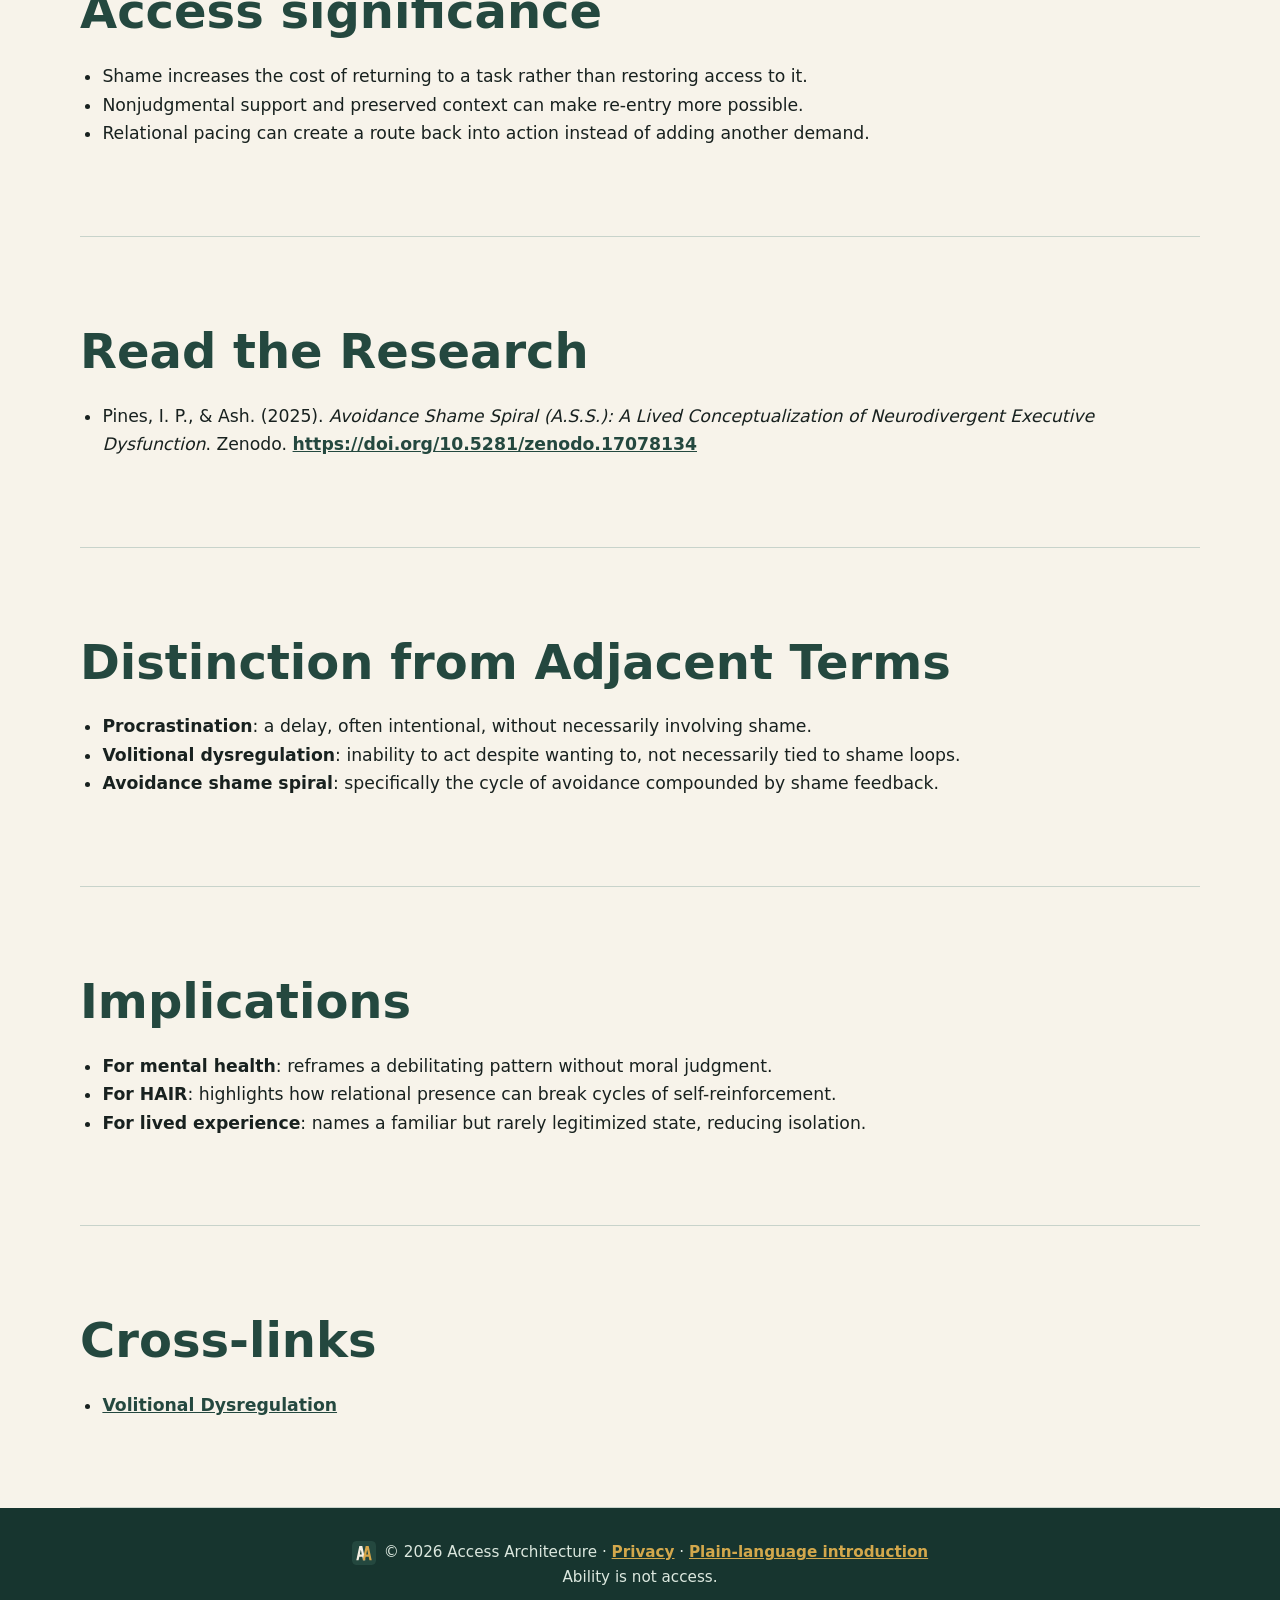
<file: avoidance-shame-spiral.html>
<!DOCTYPE html>
<html lang="en">

<head>
    <script async src="https://www.googletagmanager.com/gtag/js?id=G-0KRRP3FFVB"></script>
    <script>window.dataLayer=window.dataLayer||[];function gtag(){dataLayer.push(arguments);}gtag('js',new Date());gtag('config','G-0KRRP3FFVB');</script>
    <meta charset="UTF-8">
    <meta name="viewport" content="width=device-width, initial-scale=1.0">
    <link rel="icon" href="assets/favicon.svg" type="image/svg+xml">
    <meta name="description"
        content="Avoidance Shame Spiral: a cycle where avoidance fuels shame, which deepens avoidance. A working concept within Access Architecture.">
    <link rel="canonical" href="https://accessarchitecture.github.io/avoidance-shame-spiral.html">
    <meta property="og:type" content="article">
    <meta property="og:title" content="Avoidance Shame Spiral | Access Architecture">
    <meta property="og:description" content="A cycle where avoidance fuels shame, and shame deepens the difficulty of returning to action.">
    <meta property="og:url" content="https://accessarchitecture.github.io/avoidance-shame-spiral.html">
    <title>Avoidance Shame Spiral | Access Architecture</title>
    <link rel="stylesheet" href="framework.css?v=1" />
    <script src="framework.js" defer></script>
   
</head>

<body>

    <nav class="navbar">
        <div class="nav-logo"><a href="index.html">Access Architecture</a>

        </div>
        <div class="nav-links">
            <a href="neurodivergence.html">Neurodivergence &amp; accessibility</a>
            <a href="index.html#paper">Foundational paper</a>
            <a href="concepts/recognition-paradox.html">Recognition Paradox</a>
            <a href="index.html#frameworks">Frameworks</a>
            <a href="index.html#disciplines">Disciplines</a>

        </div>
        <div class="nav-toggle" aria-label="Toggle navigation">☰</div>
        <div class="mobile-menu">
            <a href="neurodivergence.html">Neurodivergence &amp; accessibility</a>
            <a href="index.html#paper">Foundational paper</a>
            <a href="concepts/recognition-paradox.html">Recognition Paradox</a>
            <a href="index.html#frameworks">Frameworks</a>
            <a href="index.html#disciplines">Disciplines</a>

        </div>
    </nav>


    <main>
        <section class="hero-rair">
            <div>
                <h1>Avoidance Shame Spiral</h1>
                <div class="subtitle"><em>A cycle where avoidance fuels shame, which deepens avoidance.</em></div>
                <a class="hero-button" href="#references">Read the research paper →</a>
            </div>
        </section>
        <section>
            <div class="definition-box">
                <strong>Short Definition:</strong> The avoidance shame spiral is a feedback loop in which avoiding a
                task triggers shame, and the resulting shame drives further avoidance.
            </div>

            <h2 id="expanded">Expanded Definition</h2>
            <p>The avoidance shame spiral describes a repeating cycle: <strong>a person avoids a task or responsibility,
                    feels shame about the avoidance, and then avoids further due to the weight of that shame</strong>.
                The spiral reinforces itself until action feels increasingly impossible.</p>
</section><section>
            <h2 id="context">Context</h2>
            <ul>
                <li>Frequently experienced in neurodivergent populations (ADHD, trauma, anxiety, depression).</li>
                <li>Commonly misunderstood as laziness or irresponsibility.</li>
                <li>Often invisible to outsiders, but profoundly disruptive to daily functioning.</li>
            </ul>
</section><section>
            <h2 id="access-lens">Access significance</h2>
            <ul>
                <li>Shame increases the cost of returning to a task rather than restoring access to it.</li>
                <li>Nonjudgmental support and preserved context can make re-entry more possible.</li>
                <li>Relational pacing can create a route back into action instead of adding another demand.</li>
            </ul>
</section><section id="references">
            <h2>Read the Research</h2>
            <ul>
                <li>Pines, I. P., &amp; Ash. (2025).
                    <em>Avoidance Shame Spiral (A.S.S.): A Lived Conceptualization of Neurodivergent Executive
                        Dysfunction</em>.
                    Zenodo.
                    <a href="https://doi.org/10.5281/zenodo.17078134"
                        target="_blank" rel="noopener noreferrer">https://doi.org/10.5281/zenodo.17078134</a>
                </li>
            </ul>
</section><section>
            <h2 id="distinctions">Distinction from Adjacent Terms</h2>
            <ul>
                <li><strong>Procrastination</strong>: a delay, often intentional, without necessarily involving shame.
                </li>
                <li><strong>Volitional dysregulation</strong>: inability to act despite wanting to, not necessarily tied
                    to shame loops.</li>
                <li><strong>Avoidance shame spiral</strong>: specifically the cycle of avoidance compounded by shame
                    feedback.</li>
            </ul>
</section><section>
            <h2 id="implications">Implications</h2>
            <ul>
                <li><strong>For mental health</strong>: reframes a debilitating pattern without moral judgment.</li>
                <li><strong>For HAIR</strong>: highlights how relational presence can break cycles of
                    self-reinforcement.</li>
                <li><strong>For lived experience</strong>: names a familiar but rarely legitimized state, reducing
                    isolation.</li>
            </ul>
</section><section>
            <h2 id="cross-links">Cross-links</h2>
            <ul>
                <li><a href="volitional-dysregulation.html">Volitional Dysregulation</a></li>
                <!--
                <li><a href="translation-tax.html">Translation Tax</a></li>
                <li><a href="co-regulation.html">Co-Regulation</a></li>
                <li><a href="disability-access.html">Disability Access</a></li>
                -->
            </ul>
</section>
    </main>

    <footer>
        <p><a class="footer-mark" href="index.html" aria-label="Access Architecture home"><img src="assets/favicon.svg" alt="Access Architecture" width="24" height="24" style="display:block;width:24px;height:24px;border-radius:4px"></a>© 2026 Access Architecture · <a href="privacy.html">Privacy</a> · <a href="https://abilityisnotaccess.com/" target="_blank" rel="noopener noreferrer">Plain-language introduction</a></p>
        <p class="footer-tagline">Ability is not access.</p>
    </footer>
</body>

</html>
</file>
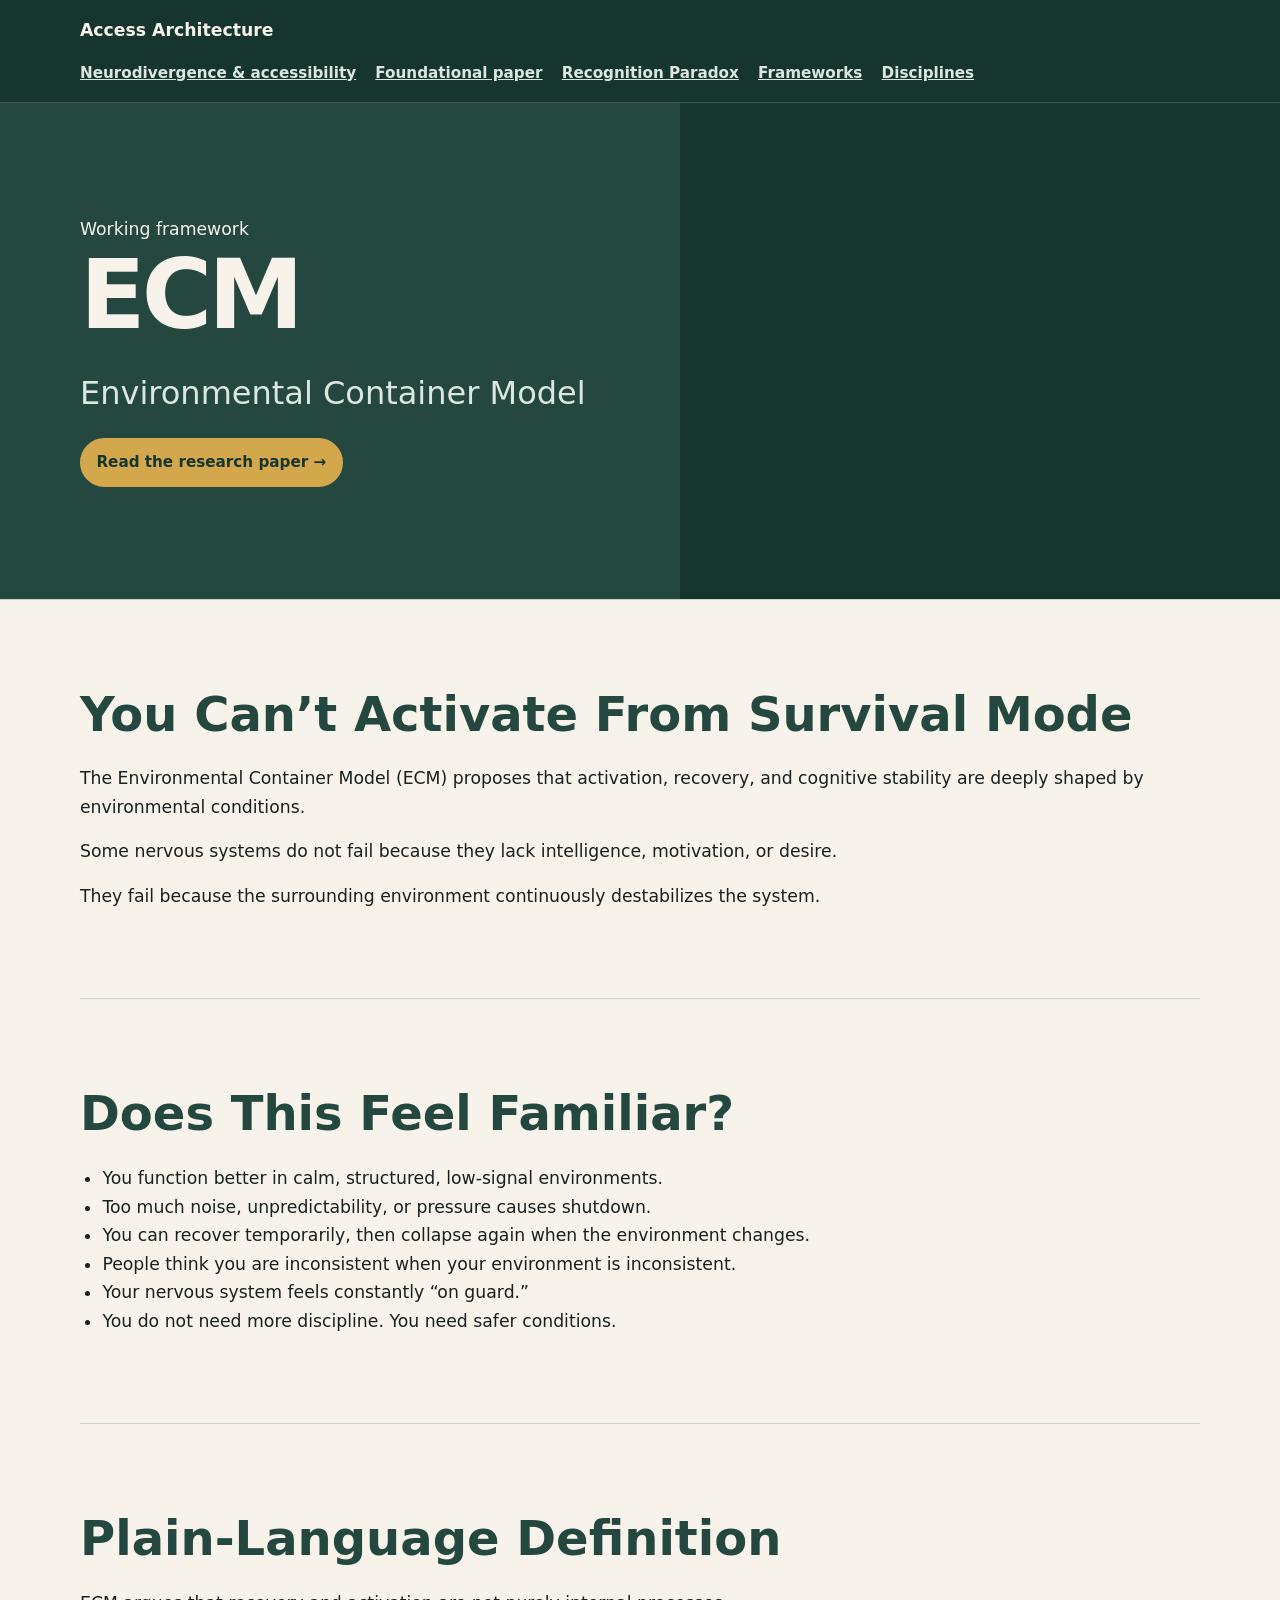
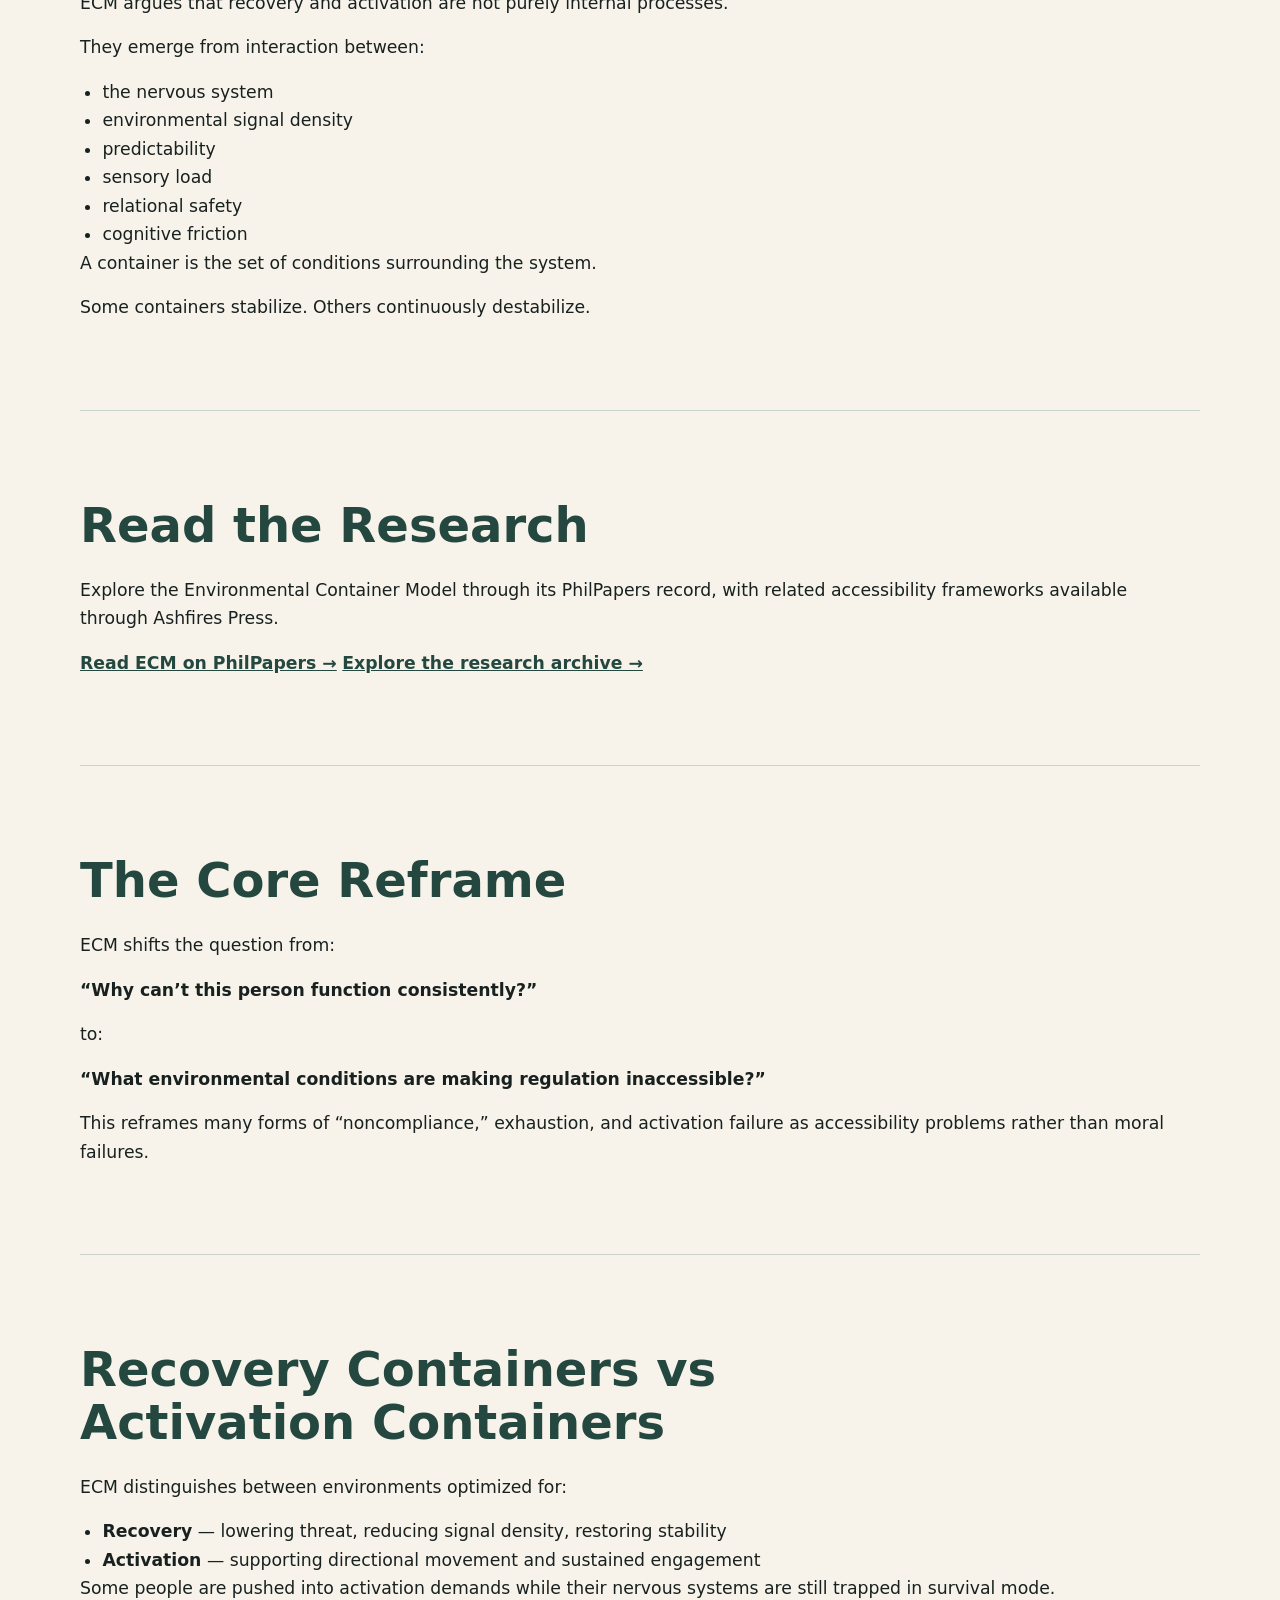
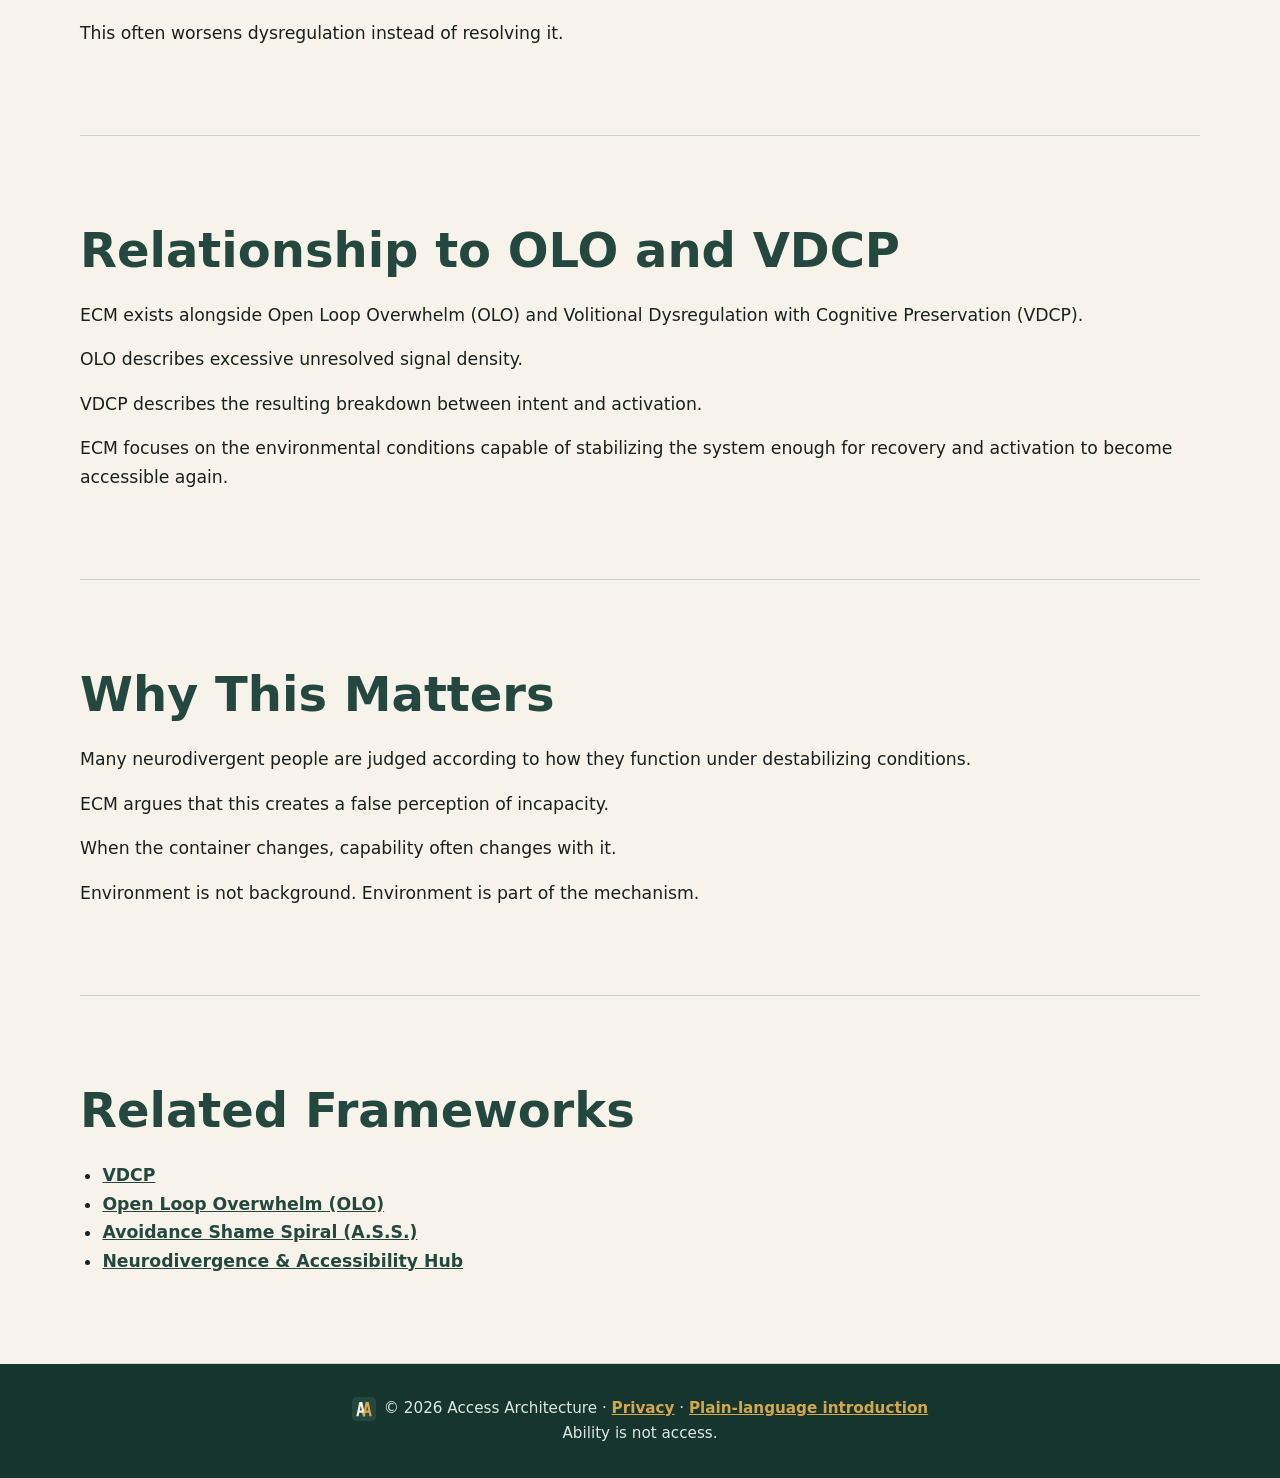
<file: ecm.html>
<!DOCTYPE html>
<html lang="en">

<head>
    <script async src="https://www.googletagmanager.com/gtag/js?id=G-0KRRP3FFVB"></script>
    <script>window.dataLayer=window.dataLayer||[];function gtag(){dataLayer.push(arguments);}gtag('js',new Date());gtag('config','G-0KRRP3FFVB');</script>
    <meta charset="UTF-8" />
  <meta name="viewport" content="width=device-width, initial-scale=1.0" />
  <link rel="icon" href="assets/favicon.svg" type="image/svg+xml">
    <!-- index.html -->
     <title>Environmental Container Model (ECM) | Access Architecture</title>
   <meta name="description" content="The Environmental Container Model (ECM) is a neurodivergent accessibility framework exploring how environmental conditions regulate recovery, activation, overwhelm, and cognitive stability.">

<meta name="keywords" content="Environmental Container Model, ECM, neurodivergence, executive dysfunction, ADHD overwhelm, autism overwhelm, nervous system regulation, survival mode, activation paralysis, recovery container, cognitive accessibility, environmental regulation, VDCP, Open Loop Overwhelm">

<link rel="canonical" href="https://accessarchitecture.github.io/ecm.html">
<meta property="og:title" content="Environmental Container Model (ECM) | Access Architecture">

<meta property="og:description" content="Why environment is part of the mechanism — and why you can’t activate from survival mode.">

<meta property="og:type" content="website">

<meta property="og:url" content="https://accessarchitecture.github.io/ecm.html">


<meta name="twitter:card" content="summary_large_image">

<meta name="twitter:title" content="Environmental Container Model (ECM)">

<meta name="twitter:description" content="A framework exploring how environmental conditions shape recovery, activation, and cognitive stability.">

    <link rel="stylesheet" href="framework.css?v=1" />
    <script src="framework.js" defer></script>


</head>

<body>
    <nav class="navbar">
        <div class="nav-logo"><a href="index.html">Access Architecture</a>

        </div>
        <div class="nav-links">
            <a href="neurodivergence.html">Neurodivergence &amp; accessibility</a>
            <a href="index.html#paper">Foundational paper</a>
            <a href="concepts/recognition-paradox.html">Recognition Paradox</a>
            <a href="index.html#frameworks">Frameworks</a>
            <a href="index.html#disciplines">Disciplines</a>

        </div>
        <div class="nav-toggle" aria-label="Toggle navigation">☰</div>
        <div class="mobile-menu">
            <a href="neurodivergence.html">Neurodivergence &amp; accessibility</a>
            <a href="index.html#paper">Foundational paper</a>
            <a href="concepts/recognition-paradox.html">Recognition Paradox</a>
            <a href="index.html#frameworks">Frameworks</a>
            <a href="index.html#disciplines">Disciplines</a>

        </div>
    </nav>
    <main>

        <section class="hero hero-with-video"><div class="hero-copy">
            <p class="eyebrow">Working framework</p>
            <h1 class="site-title">ECM</h1>
            <p class="subtitle">Environmental Container Model</p>
            <a class="hero-button" href="#research">Read the research paper →</a></div><div class="hero-video">
            <iframe src="https://www.youtube-nocookie.com/embed/wNrrCsZrneo?si=1b2vVITkzmy8J0nT" title="Environmental Container Model introduction" allow="accelerometer; autoplay; clipboard-write; encrypted-media; gyroscope; picture-in-picture; web-share" referrerpolicy="strict-origin-when-cross-origin" allowfullscreen></iframe>
        </div>
        </section>

        <section>
            <h2>You Can’t Activate From Survival Mode</h2>

            <p>
                The Environmental Container Model (ECM) proposes that activation,
                recovery, and cognitive stability are deeply shaped by environmental conditions.
            </p>

            <p>
                Some nervous systems do not fail because they lack intelligence,
                motivation, or desire.
            </p>

            <p>
                They fail because the surrounding environment continuously destabilizes the system.
            </p>
        </section>

        <section>
            <h2>Does This Feel Familiar?</h2>

            <ul>
                <li>You function better in calm, structured, low-signal environments.</li>
                <li>Too much noise, unpredictability, or pressure causes shutdown.</li>
                <li>You can recover temporarily, then collapse again when the environment changes.</li>
                <li>People think you are inconsistent when your environment is inconsistent.</li>
                <li>Your nervous system feels constantly “on guard.”</li>
                <li>You do not need more discipline. You need safer conditions.</li>
            </ul>
        </section>

        <section>
            <h2>Plain-Language Definition</h2>

            <p>
                ECM argues that recovery and activation are not purely internal processes.
            </p>

            <p>
                They emerge from interaction between:
            </p>

            <ul>
                <li>the nervous system</li>
                <li>environmental signal density</li>
                <li>predictability</li>
                <li>sensory load</li>
                <li>relational safety</li>
                <li>cognitive friction</li>
            </ul>

            <p>
                A container is the set of conditions surrounding the system.
            </p>

            <p>
                Some containers stabilize.
                Others continuously destabilize.
            </p>
        </section>

        <section id="research">
            <h2>Read the Research</h2>

            <p>
                Explore the Environmental Container Model through its PhilPapers record, with related accessibility
                frameworks available through Ashfires Press.
            </p>

            <p>
                <a href="https://philpapers.org/rec/PINECM-5" target="_blank" rel="noopener noreferrer">Read ECM on PhilPapers →</a>
                <a href="https://press.ashfires.com/" target="_blank" rel="noopener noreferrer">Explore the research archive →</a>
            </p>
        </section>

        <section>
            <h2>The Core Reframe</h2>

            <p>
                ECM shifts the question from:
            </p>

            <p>
                <strong>“Why can’t this person function consistently?”</strong>
            </p>

            <p>
                to:
            </p>

            <p>
                <strong>“What environmental conditions are making regulation inaccessible?”</strong>
            </p>

            <p>
                This reframes many forms of “noncompliance,” exhaustion, and activation failure
                as accessibility problems rather than moral failures.
            </p>
        </section>

        <section>
            <h2>Recovery Containers vs Activation Containers</h2>

            <p>
                ECM distinguishes between environments optimized for:
            </p>

            <ul>
                <li><strong>Recovery</strong> — lowering threat, reducing signal density, restoring stability</li>
                <li><strong>Activation</strong> — supporting directional movement and sustained engagement</li>
            </ul>

            <p>
                Some people are pushed into activation demands while their nervous systems
                are still trapped in survival mode.
            </p>

            <p>
                This often worsens dysregulation instead of resolving it.
            </p>
        </section>

        <section>
            <h2>Relationship to OLO and VDCP</h2>

            <p>
                ECM exists alongside Open Loop Overwhelm (OLO) and
                Volitional Dysregulation with Cognitive Preservation (VDCP).
            </p>

            <p>
                OLO describes excessive unresolved signal density.
            </p>

            <p>
                VDCP describes the resulting breakdown between intent and activation.
            </p>

            <p>
                ECM focuses on the environmental conditions capable of stabilizing the system enough
                for recovery and activation to become accessible again.
            </p>
        </section>

        <section>
            <h2>Why This Matters</h2>

            <p>
                Many neurodivergent people are judged according to how they function
                under destabilizing conditions.
            </p>

            <p>
                ECM argues that this creates a false perception of incapacity.
            </p>

            <p>
                When the container changes, capability often changes with it.
            </p>

            <p>
                Environment is not background.
                Environment is part of the mechanism.
            </p>
        </section>

        <section>
            <h2>Related Frameworks</h2>

            <ul>
                <li><a href="volitional-dysregulation.html">VDCP</a></li>
                <li><a href="olo.html">Open Loop Overwhelm (OLO)</a></li>
                <li><a href="avoidance-shame-spiral.html">Avoidance Shame Spiral (A.S.S.)</a></li>
                <li><a href="neurodivergence.html">Neurodivergence & Accessibility Hub</a></li>
            </ul>
        </section>

</main>
<footer>
    <p><a class="footer-mark" href="index.html" aria-label="Access Architecture home"><img src="assets/favicon.svg" alt="Access Architecture" width="24" height="24" style="display:block;width:24px;height:24px;border-radius:4px"></a>© 2026 Access Architecture · <a href="privacy.html">Privacy</a> · <a href="https://abilityisnotaccess.com/" target="_blank" rel="noopener noreferrer">Plain-language introduction</a></p>
    <p class="footer-tagline">Ability is not access.</p>
</footer>
</body>

</html>
</file>
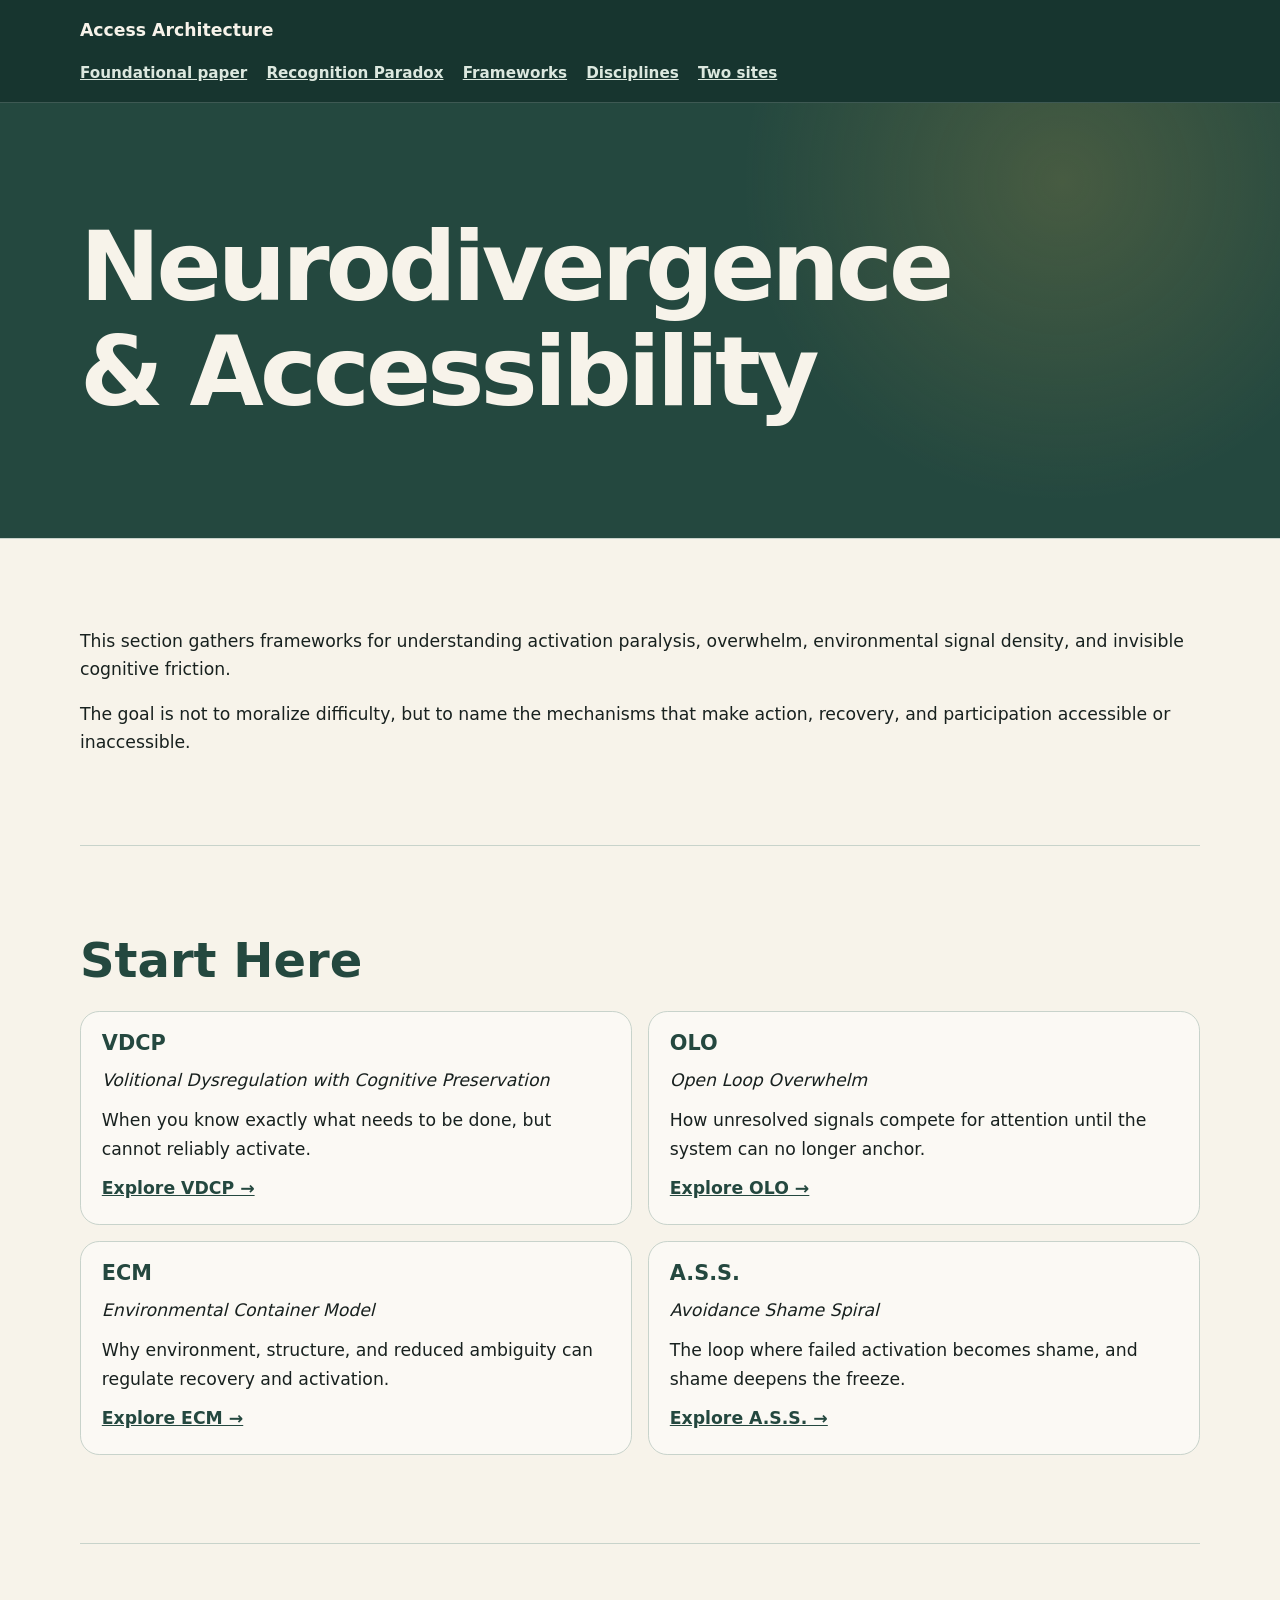
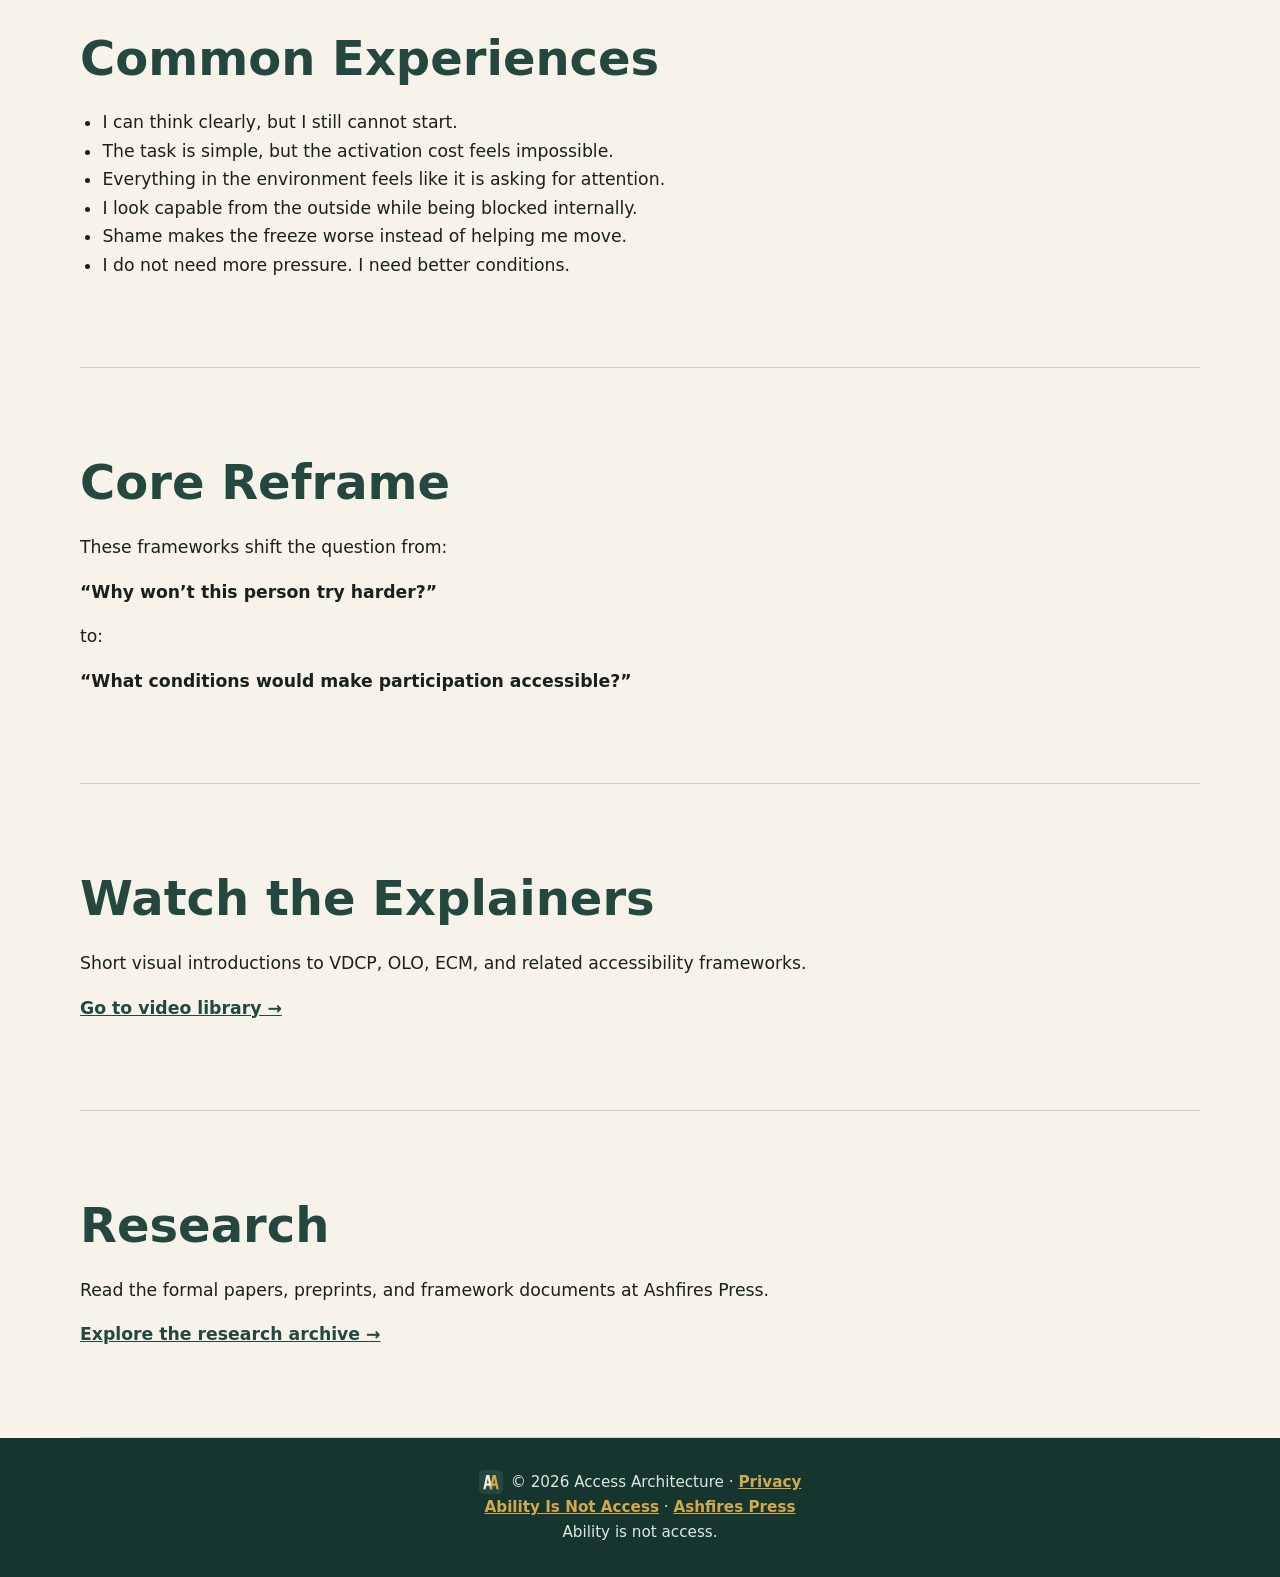
<file: neurodivergence.html>
<!DOCTYPE html>
<html lang="en">
<head>
  <script async src="https://www.googletagmanager.com/gtag/js?id=G-0KRRP3FFVB"></script>
  <script>window.dataLayer=window.dataLayer||[];function gtag(){dataLayer.push(arguments);}gtag('js',new Date());gtag('config','G-0KRRP3FFVB');</script>
  <meta charset="UTF-8">
    <meta name="viewport" content="width=device-width, initial-scale=1.0">
    <link rel="icon" href="assets/favicon.svg" type="image/svg+xml">

  <title>Neurodivergence & Accessibility | Access Architecture</title>

  <meta name="description" content="Frameworks for understanding activation paralysis, overwhelm, environmental signal density, and invisible cognitive friction. Explore VDCP, OLO, ECM, and the Avoidance Shame Spiral.">

  <link rel="canonical" href="https://accessarchitecture.github.io/neurodivergence.html">
  <meta property="og:type" content="website">
  <meta property="og:title" content="Neurodivergence & Accessibility | Access Architecture">
  <meta property="og:description" content="A map of working concepts for activation, overwhelm, environmental conditions, and reliable access.">
  <meta property="og:url" content="https://accessarchitecture.github.io/neurodivergence.html">
  <link rel="stylesheet" href="framework.css?v=1">
  <script src="framework.js" defer></script>
</head>

<body>
  <nav class="navbar">
    <div class="nav-logo"><a href="index.html">Access Architecture</a>

    </div>
    <div class="nav-links">
            <a href="index.html#paper">Foundational paper</a>
            <a href="concepts/recognition-paradox.html">Recognition Paradox</a>
            <a href="index.html#frameworks">Frameworks</a>
            <a href="index.html#disciplines">Disciplines</a>
            <a href="index.html#relationship">Two sites</a>

        </div>
        <div class="nav-toggle" aria-label="Toggle navigation">☰</div>
        <div class="mobile-menu">
            <a href="index.html#paper">Foundational paper</a>
            <a href="concepts/recognition-paradox.html">Recognition Paradox</a>
            <a href="index.html#frameworks">Frameworks</a>
            <a href="index.html#disciplines">Disciplines</a>
            <a href="index.html#relationship">Two sites</a>

        </div>
  </nav>

<main>

  <section class="hero">
    <h1 class="site-title">Neurodivergence & Accessibility</h1>
  </section>

  <section>
    <p>
      This section gathers frameworks for understanding activation paralysis, overwhelm,
      environmental signal density, and invisible cognitive friction.
    </p>

    <p>
      The goal is not to moralize difficulty, but to name the mechanisms that make
      action, recovery, and participation accessible or inaccessible.
    </p>
  </section>

  <section>
    <h2>Start Here</h2>

    <div class="pathways">

      <div class="card">
        <h3>VDCP</h3>
        <p>
          <em>Volitional Dysregulation with Cognitive Preservation</em>
        </p>
        <p >
          When you know exactly what needs to be done, but cannot reliably activate.
        </p>
        <p><a href="volitional-dysregulation.html">Explore VDCP →</a></p>
      </div>

      <div class="card">
        <h3>OLO</h3>
        <p>
          <em>Open Loop Overwhelm</em>
        </p>
        <p>
          How unresolved signals compete for attention until the system can no longer anchor.
        </p>
        <p><a href="olo.html">Explore OLO →</a></p>
      </div>

      <div class="card">
        <h3>ECM</h3>
        <p>
          <em>Environmental Container Model</em>
        </p>
        <p>
          Why environment, structure, and reduced ambiguity can regulate recovery and activation.
        </p>
        <p><a href="ecm.html">Explore ECM →</a></p>
      </div>

      <div class="card">
        <h3>A.S.S.</h3>
        <p>
          <em>Avoidance Shame Spiral</em>
        </p>
        <p>
          The loop where failed activation becomes shame, and shame deepens the freeze.
        </p>
        <p><a href="avoidance-shame-spiral.html">Explore A.S.S. →</a></p>
      </div>

    </div>
  </section>

  <section>
    <h2>Common Experiences</h2>

    <ul>
      <li>I can think clearly, but I still cannot start.</li>
      <li>The task is simple, but the activation cost feels impossible.</li>
      <li>Everything in the environment feels like it is asking for attention.</li>
      <li>I look capable from the outside while being blocked internally.</li>
      <li>Shame makes the freeze worse instead of helping me move.</li>
      <li>I do not need more pressure. I need better conditions.</li>
    </ul>
  </section>

  <section>
    <h2>Core Reframe</h2>

    <p>
      These frameworks shift the question from:
    </p>

    <p>
      <strong>“Why won’t this person try harder?”</strong>
    </p>

    <p>
      to:
    </p>

    <p>
      <strong>“What conditions would make participation accessible?”</strong>
    </p>
  </section>

  <section>
    <h2>Watch the Explainers</h2>

    <p>
      Short visual introductions to VDCP, OLO, ECM, and related accessibility frameworks.
    </p>

    <p><a href="https://www.youtube.com/playlist?list=PLO003MtlRgNKDbsmiHKw4b_vFSpIhpSyX" target="_blank">Go to video library →</a></p>
  </section>

  <section>
    <h2>Research</h2>

    <p>
      Read the formal papers, preprints, and framework documents at Ashfires Press.
    </p>

    <p><a href="https://press.ashfires.com/" target="_blank" rel="noopener noreferrer">Explore the research archive →</a></p>
  </section>

</main>

<footer>
  <p><a class="footer-mark" href="index.html" aria-label="Access Architecture home"><img src="assets/favicon.svg" alt="Access Architecture" width="24" height="24" style="display:block;width:24px;height:24px;border-radius:4px"></a>© 2026 Access Architecture · <a href="privacy.html">Privacy</a></p>
  <p>
    <a href="https://abilityisnotaccess.com/" target="_blank" rel="noopener noreferrer">Ability Is Not Access</a> ·
    <a href="https://press.ashfires.com" target="_blank" rel="noopener noreferrer">Ashfires Press</a>
  </p>
  <p class="footer-tagline">Ability is not access.</p>
</footer>

</body>
</html>
</file>
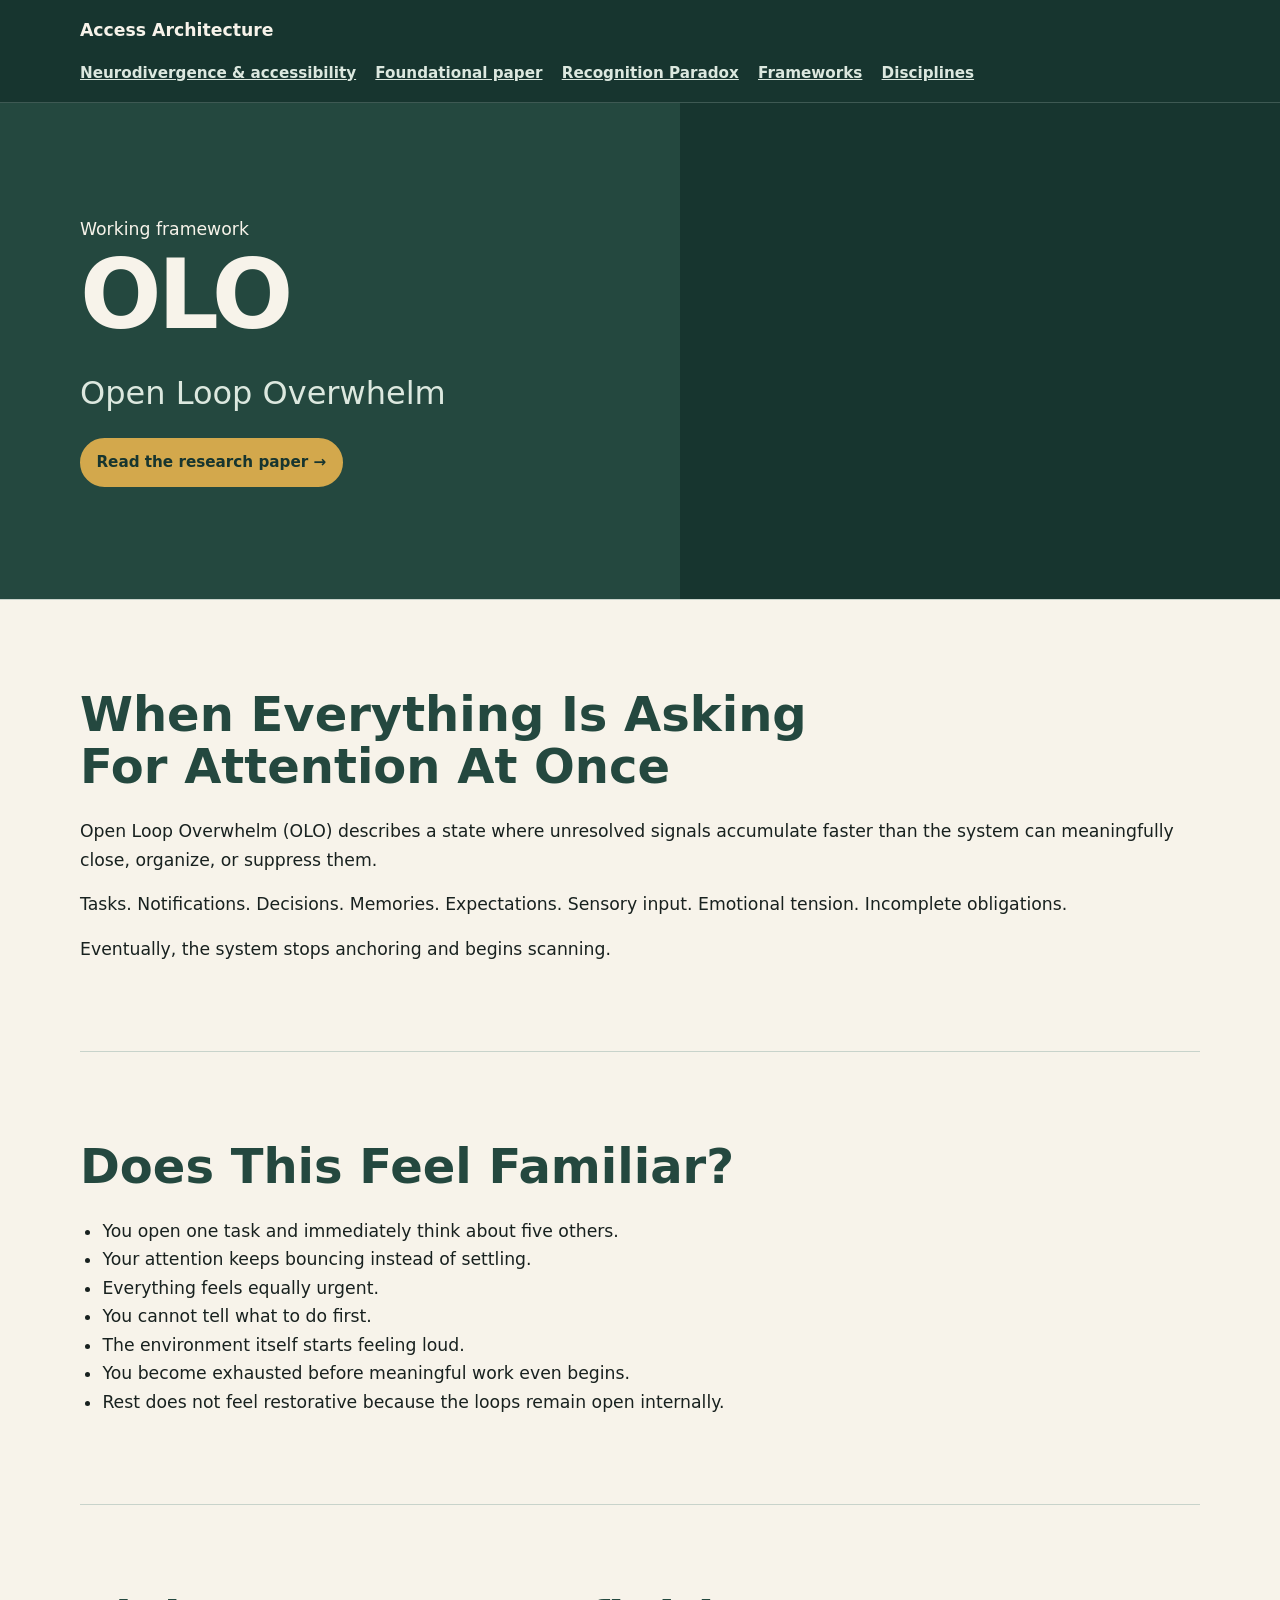
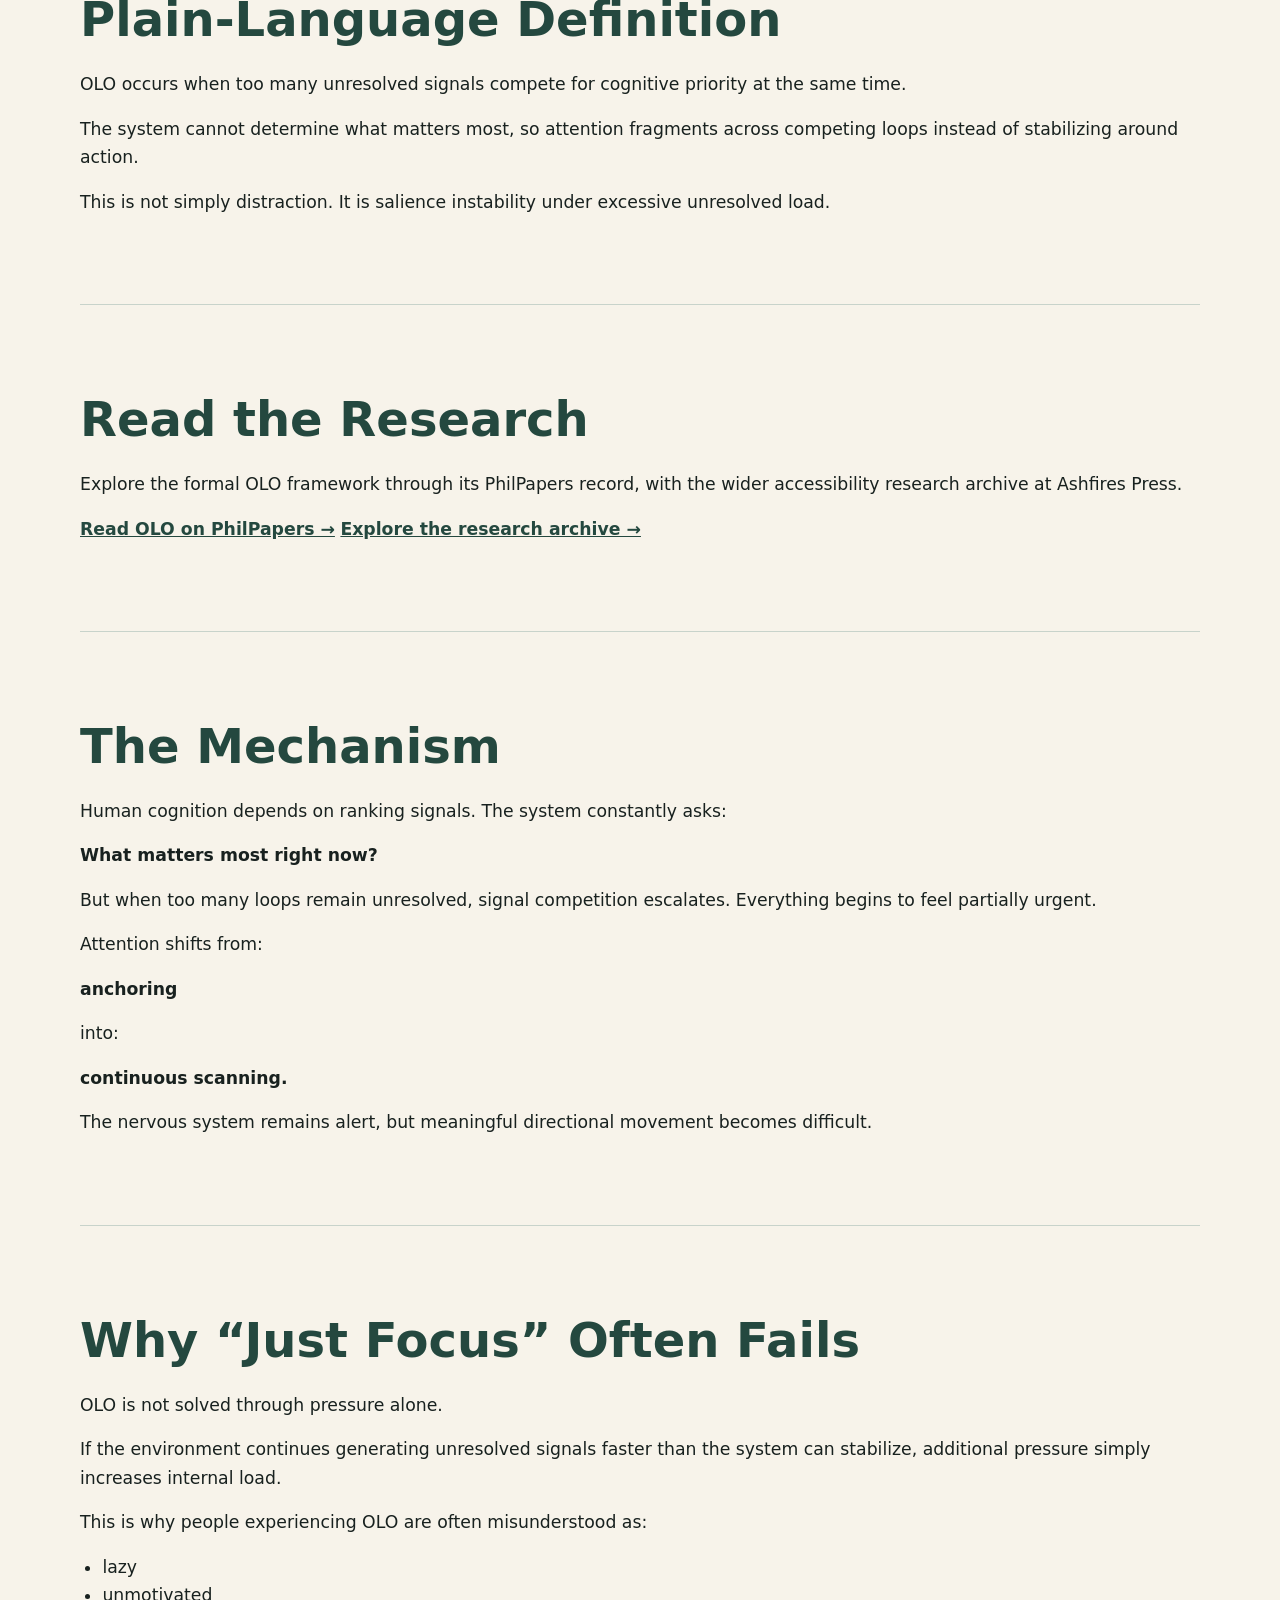
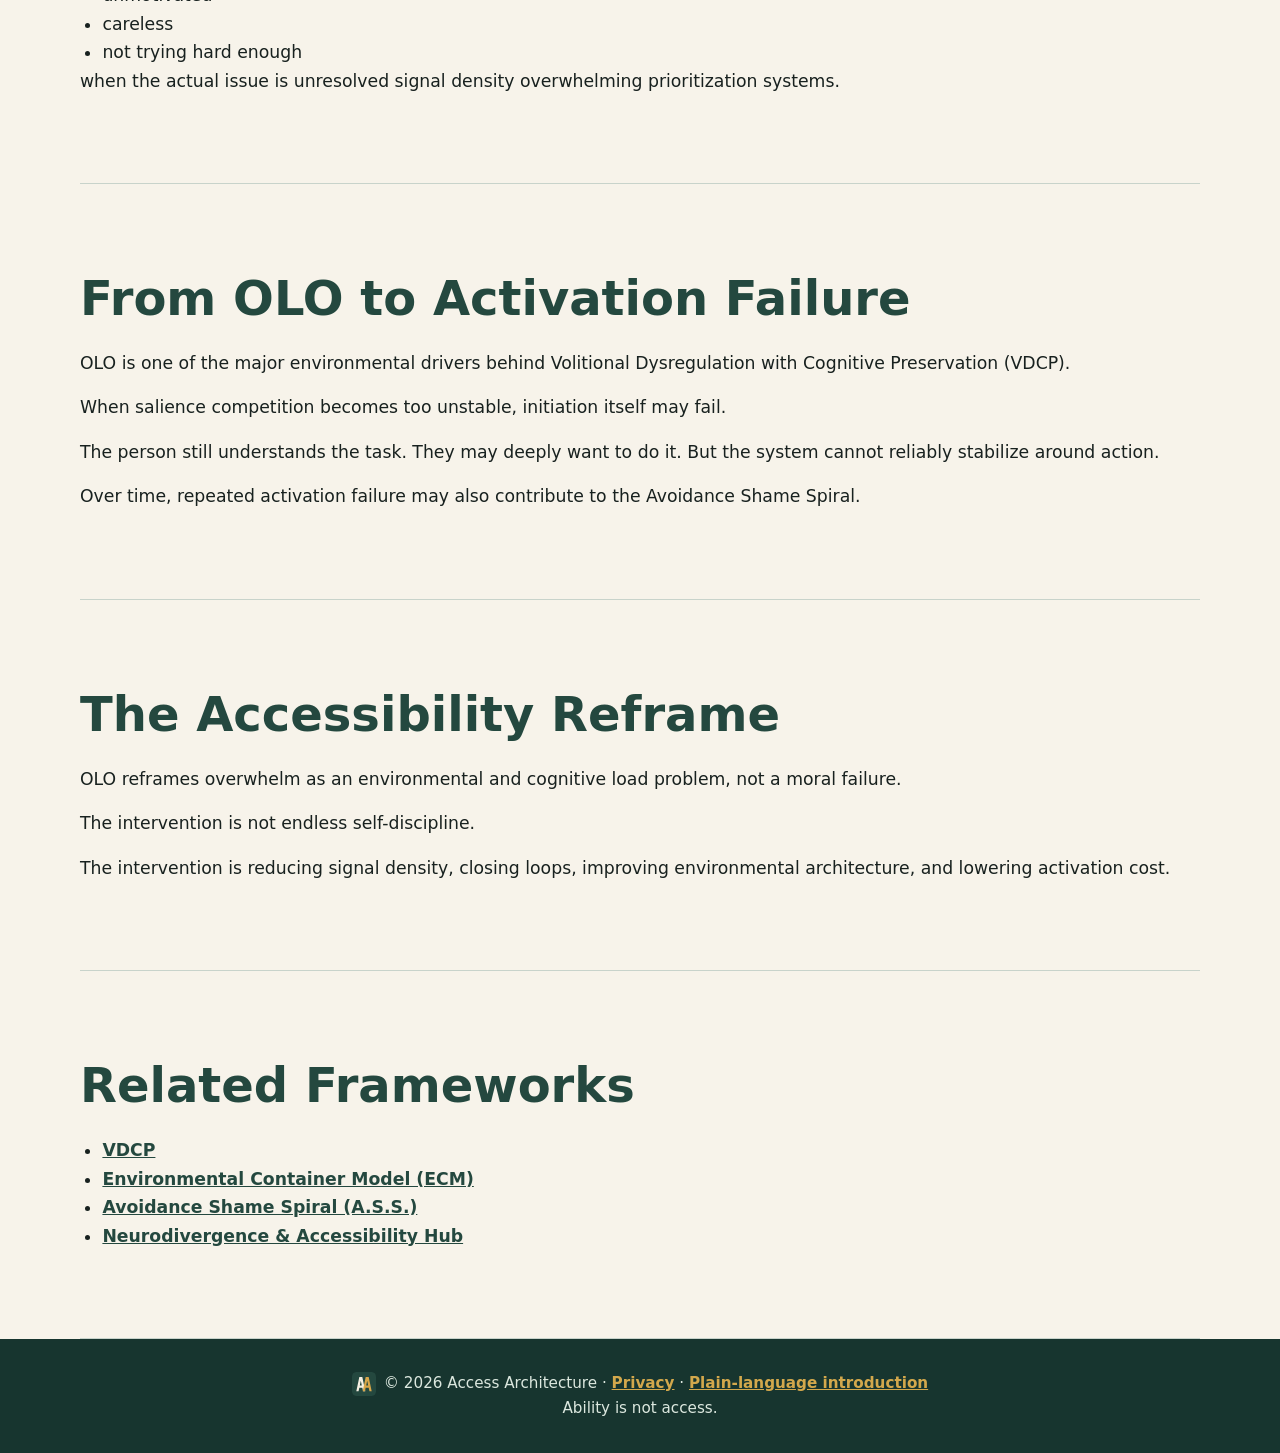
<file: olo.html>
<!DOCTYPE html>
<html lang="en">

<head>
  <script async src="https://www.googletagmanager.com/gtag/js?id=G-0KRRP3FFVB"></script>
  <script>window.dataLayer=window.dataLayer||[];function gtag(){dataLayer.push(arguments);}gtag('js',new Date());gtag('config','G-0KRRP3FFVB');</script>
  <meta charset="UTF-8" />
  <meta name="viewport" content="width=device-width, initial-scale=1.0" />
  <link rel="icon" href="assets/favicon.svg" type="image/svg+xml">
  <!-- index.html -->
   <title>Open Loop Overwhelm (OLO) | Access Architecture</title>
<meta name="description" content="Open Loop Overwhelm (OLO) is a framework describing how unresolved signals, competing priorities, and environmental load destabilize attention, activation, and cognitive anchoring in neurodivergent individuals.">

<meta name="keywords" content="Open Loop Overwhelm, OLO, neurodivergence, executive dysfunction, ADHD overwhelm, autism overwhelm, activation paralysis, cognitive overload, salience competition, VDCP, environmental container model, task paralysis">

<link rel="canonical" href="https://accessarchitecture.github.io/olo.html">
<meta property="og:title" content="Open Loop Overwhelm (OLO) | Access Architecture">

<meta property="og:description" content="A framework for understanding how unresolved signals and environmental load destabilize activation and attention.">

<meta property="og:type" content="website">

<meta property="og:url" content="https://accessarchitecture.github.io/olo.html">


<meta name="twitter:card" content="summary_large_image">

<meta name="twitter:title" content="Open Loop Overwhelm (OLO)">

<meta name="twitter:description" content="Why everything feels urgent at once — and why activation collapses under unresolved signal density.">

<meta name="author" content="M. Ian Niad">

  <link rel="stylesheet" href="framework.css?v=1" />
  <script src="framework.js?v=1" defer></script>
 
 
</head>
<body>
<nav class="navbar">
    <div class="nav-logo"><a href="index.html">Access Architecture</a>

    </div>
    <div class="nav-links">
            <a href="neurodivergence.html">Neurodivergence &amp; accessibility</a>
            <a href="index.html#paper">Foundational paper</a>
            <a href="concepts/recognition-paradox.html">Recognition Paradox</a>
            <a href="index.html#frameworks">Frameworks</a>
            <a href="index.html#disciplines">Disciplines</a>

        </div>
        <div class="nav-toggle" aria-label="Toggle navigation">☰</div>
        <div class="mobile-menu">
            <a href="neurodivergence.html">Neurodivergence &amp; accessibility</a>
            <a href="index.html#paper">Foundational paper</a>
            <a href="concepts/recognition-paradox.html">Recognition Paradox</a>
            <a href="index.html#frameworks">Frameworks</a>
            <a href="index.html#disciplines">Disciplines</a>

        </div>
  </nav>
  <main>

  <section class="hero hero-with-video"><div class="hero-copy">
    <p class="eyebrow">Working framework</p>
    <h1 class="site-title">OLO</h1>
    <p class="subtitle">Open Loop Overwhelm</p>
    <a class="hero-button" href="#research">Read the research paper →</a></div><div class="hero-video">
    <iframe src="https://www.youtube-nocookie.com/embed/jn6k3A1Krd0?si=dDoqFd5zeazkehJO" title="Open Loop Overwhelm introduction" allow="accelerometer; autoplay; clipboard-write; encrypted-media; gyroscope; picture-in-picture; web-share" referrerpolicy="strict-origin-when-cross-origin" allowfullscreen></iframe>
  </div>
  </section>

  <section>
    <h2>When Everything Is Asking For Attention At Once</h2>

    <p>
      Open Loop Overwhelm (OLO) describes a state where unresolved signals accumulate
      faster than the system can meaningfully close, organize, or suppress them.
    </p>

    <p>
      Tasks. Notifications. Decisions. Memories. Expectations. Sensory input.
      Emotional tension. Incomplete obligations.
    </p>

    <p>
      Eventually, the system stops anchoring and begins scanning.
    </p>
  </section>

  <section>
    <h2>Does This Feel Familiar?</h2>

    <ul>
      <li>You open one task and immediately think about five others.</li>
      <li>Your attention keeps bouncing instead of settling.</li>
      <li>Everything feels equally urgent.</li>
      <li>You cannot tell what to do first.</li>
      <li>The environment itself starts feeling loud.</li>
      <li>You become exhausted before meaningful work even begins.</li>
      <li>Rest does not feel restorative because the loops remain open internally.</li>
    </ul>
  </section>

  <section>
    <h2>Plain-Language Definition</h2>

    <p>
      OLO occurs when too many unresolved signals compete for cognitive priority at the same time.
    </p>

    <p>
      The system cannot determine what matters most, so attention fragments across competing loops
      instead of stabilizing around action.
    </p>

    <p>
      This is not simply distraction.
      It is salience instability under excessive unresolved load.
    </p>
  </section>

  <section id="research">
    <h2>Read the Research</h2>

    <p>
      Explore the formal OLO framework through its PhilPapers record, with the wider accessibility research archive at Ashfires Press.
    </p>

    <p>
      <a href="https://philpapers.org/rec/PINOLO-3" target="_blank" rel="noopener noreferrer">Read OLO on PhilPapers →</a>
      <a href="https://press.ashfires.com/" target="_blank" rel="noopener noreferrer">Explore the research archive →</a>
    </p>
  </section>

  <section>
    <h2>The Mechanism</h2>

    <p>
      Human cognition depends on ranking signals.
      The system constantly asks:
    </p>

    <p>
      <strong>What matters most right now?</strong>
    </p>

    <p>
      But when too many loops remain unresolved, signal competition escalates.
      Everything begins to feel partially urgent.
    </p>

    <p>
      Attention shifts from:
    </p>

    <p>
      <strong>anchoring</strong>
    </p>

    <p>
      into:
    </p>

    <p>
      <strong>continuous scanning.</strong>
    </p>

    <p>
      The nervous system remains alert, but meaningful directional movement becomes difficult.
    </p>
  </section>

  <section>
    <h2>Why “Just Focus” Often Fails</h2>

    <p>
      OLO is not solved through pressure alone.
    </p>

    <p>
      If the environment continues generating unresolved signals faster than the system can stabilize,
      additional pressure simply increases internal load.
    </p>

    <p>
      This is why people experiencing OLO are often misunderstood as:
    </p>

    <ul>
      <li>lazy</li>
      <li>unmotivated</li>
      <li>careless</li>
      <li>not trying hard enough</li>
    </ul>

    <p>
      when the actual issue is unresolved signal density overwhelming prioritization systems.
    </p>
  </section>

  <section>
    <h2>From OLO to Activation Failure</h2>

    <p>
      OLO is one of the major environmental drivers behind Volitional Dysregulation with Cognitive Preservation (VDCP).
    </p>

    <p>
      When salience competition becomes too unstable, initiation itself may fail.
    </p>

    <p>
      The person still understands the task.
      They may deeply want to do it.
      But the system cannot reliably stabilize around action.
    </p>

    <p>
      Over time, repeated activation failure may also contribute to the Avoidance Shame Spiral.
    </p>
  </section>

  <section>
    <h2>The Accessibility Reframe</h2>

    <p>
      OLO reframes overwhelm as an environmental and cognitive load problem,
      not a moral failure.
    </p>

    <p>
      The intervention is not endless self-discipline.
    </p>

    <p>
      The intervention is reducing signal density, closing loops,
      improving environmental architecture, and lowering activation cost.
    </p>
  </section>

  <section>
    <h2>Related Frameworks</h2>

    <ul>
      <li><a href="volitional-dysregulation.html">VDCP</a></li>
      <li><a href="ecm.html">Environmental Container Model (ECM)</a></li>
      <li><a href="avoidance-shame-spiral.html">Avoidance Shame Spiral (A.S.S.)</a></li>
      <li><a href="neurodivergence.html">Neurodivergence & Accessibility Hub</a></li>
    </ul>
  </section>

</main>
<footer>
  <p><a class="footer-mark" href="index.html" aria-label="Access Architecture home"><img src="assets/favicon.svg" alt="Access Architecture" width="24" height="24" style="display:block;width:24px;height:24px;border-radius:4px"></a>© 2026 Access Architecture · <a href="privacy.html">Privacy</a> · <a href="https://abilityisnotaccess.com/" target="_blank" rel="noopener noreferrer">Plain-language introduction</a></p>
  <p class="footer-tagline">Ability is not access.</p>
</footer>
</body>
</html>
</file>
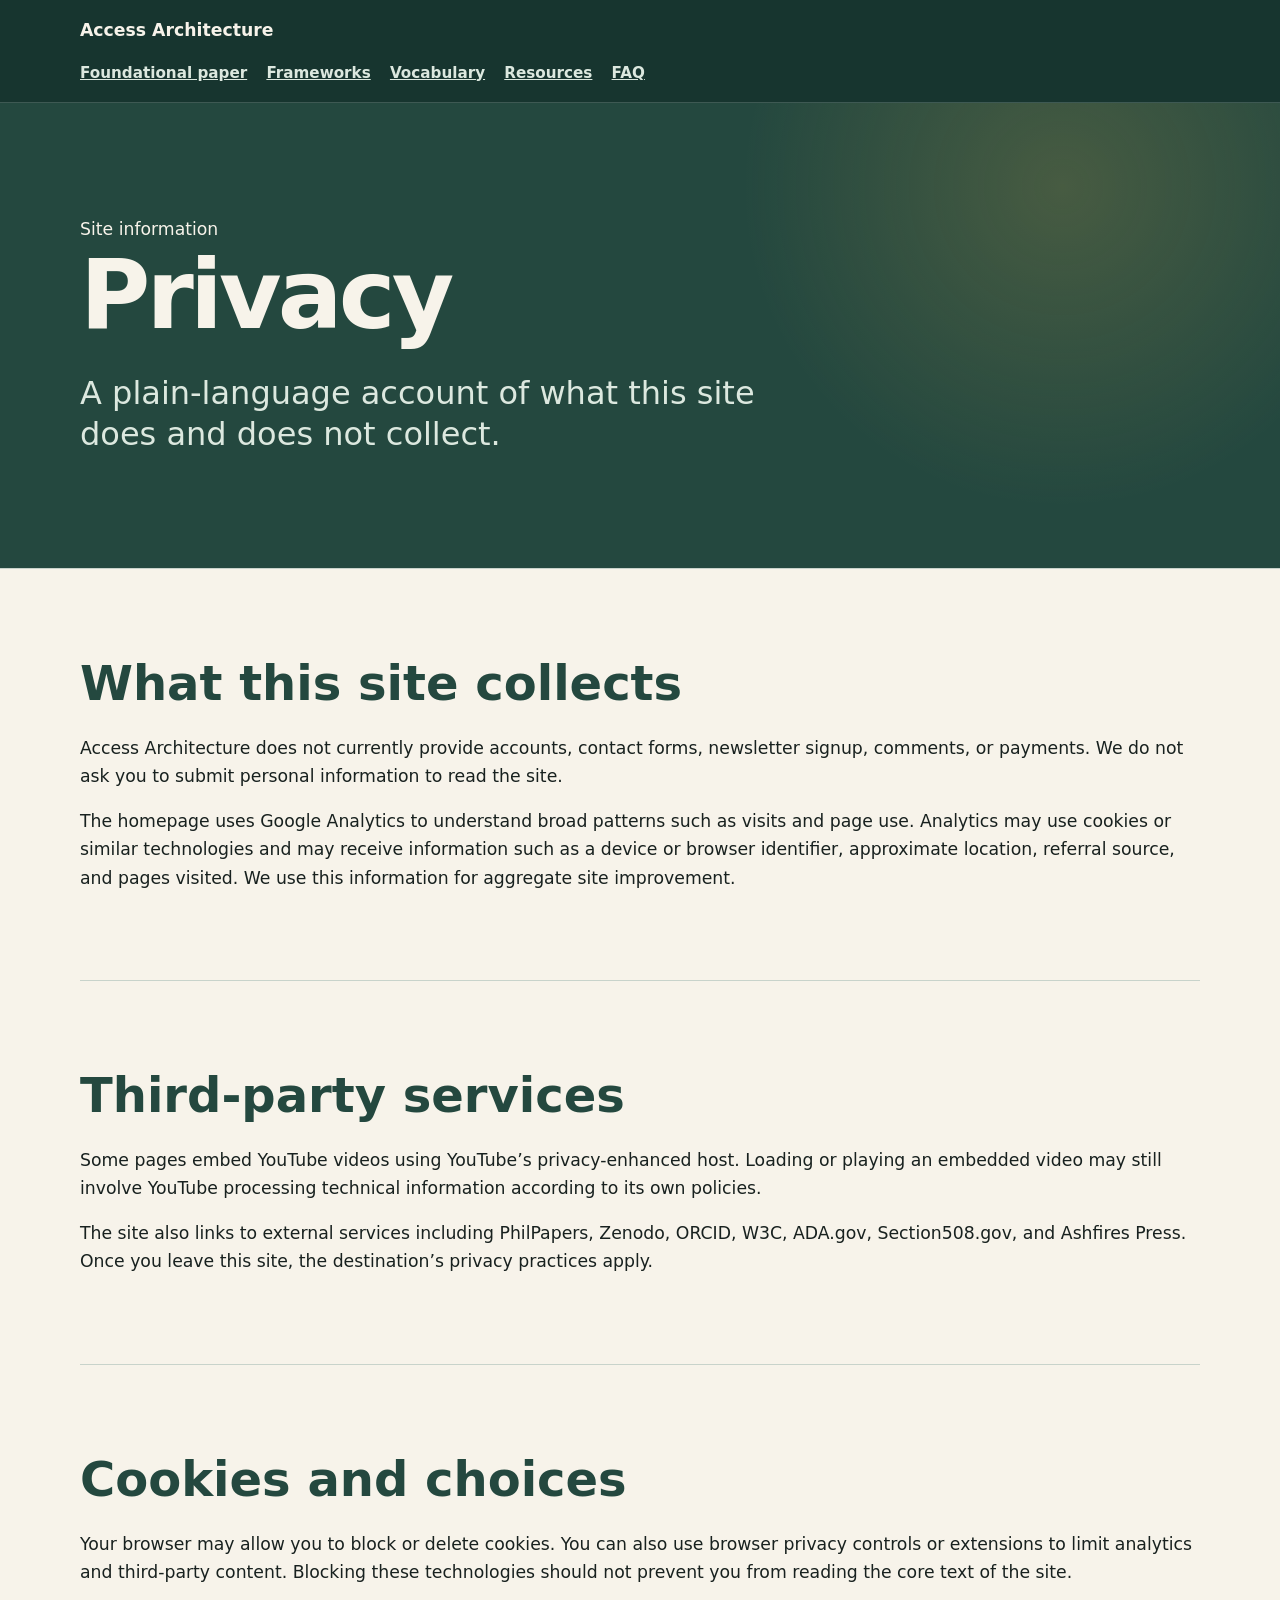
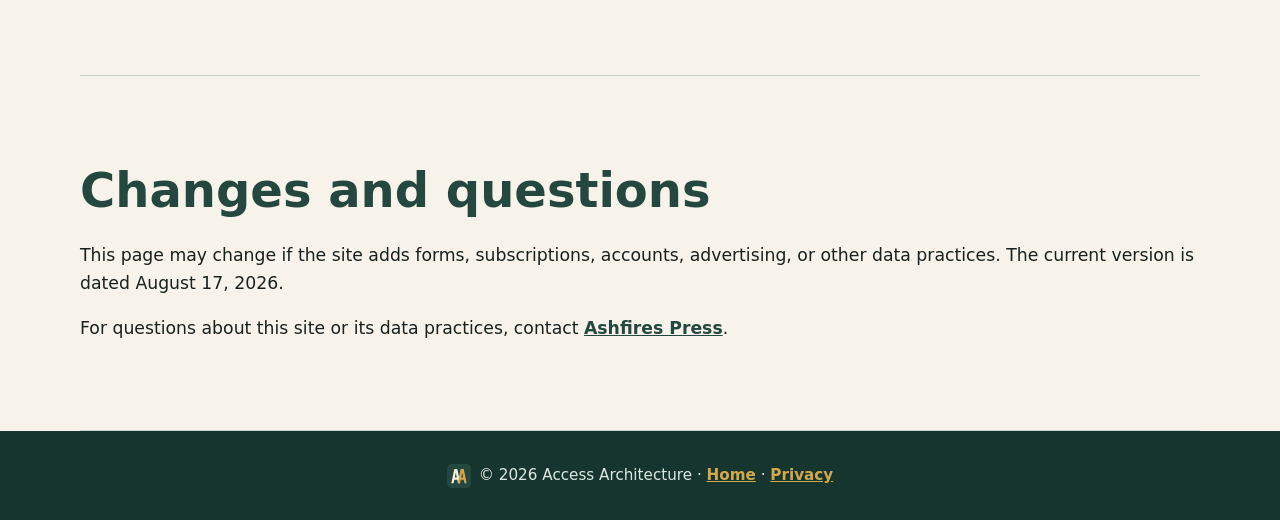
<file: privacy.html>
<!doctype html>
<html lang="en">
<head>
  <script async src="https://www.googletagmanager.com/gtag/js?id=G-0KRRP3FFVB"></script>
  <script>window.dataLayer=window.dataLayer||[];function gtag(){dataLayer.push(arguments);}gtag('js',new Date());gtag('config','G-0KRRP3FFVB');</script>
  <meta charset="utf-8">
  <meta name="viewport" content="width=device-width, initial-scale=1">
  <link rel="icon" href="assets/favicon.svg" type="image/svg+xml">
  <meta name="description" content="Privacy information for the Access Architecture website.">
  <meta name="author" content="M. Ian Niad">
  <link rel="canonical" href="https://accessarchitecture.github.io/privacy.html">
  <link rel="stylesheet" href="framework.css?v=1">
  <script src="framework.js" defer></script>
  <title>Privacy | Access Architecture</title>
</head>
<body>
  <header class="navbar">
    <div class="nav-logo"><a href="index.html">Access Architecture</a></div>
    <div class="nav-toggle" aria-label="Toggle navigation">Menu</div>
    <nav class="nav-links" aria-label="Page navigation">
      <a href="index.html#paper">Foundational paper</a>
      <a href="index.html#frameworks">Frameworks</a>
      <a href="index.html#vocabulary">Vocabulary</a>
      <a href="index.html#standards">Resources</a>
      <a href="index.html#faq">FAQ</a>
    </nav>
    <nav class="mobile-menu" aria-label="Mobile page navigation">
      <a href="index.html#paper">Foundational paper</a>
      <a href="index.html#frameworks">Frameworks</a>
      <a href="index.html#vocabulary">Vocabulary</a>
      <a href="index.html#standards">Resources</a>
      <a href="index.html#faq">FAQ</a>
    </nav>
  </header>
  <main>
    <section class="hero"><div><p class="eyebrow">Site information</p><h1>Privacy</h1><p class="subtitle">A plain-language account of what this site does and does not collect.</p></div></section>
    <section>
      <h2>What this site collects</h2>
      <p>Access Architecture does not currently provide accounts, contact forms, newsletter signup, comments, or payments. We do not ask you to submit personal information to read the site.</p>
      <p>The homepage uses Google Analytics to understand broad patterns such as visits and page use. Analytics may use cookies or similar technologies and may receive information such as a device or browser identifier, approximate location, referral source, and pages visited. We use this information for aggregate site improvement.</p>
    </section>
    <section>
      <h2>Third-party services</h2>
      <p>Some pages embed YouTube videos using YouTube’s privacy-enhanced host. Loading or playing an embedded video may still involve YouTube processing technical information according to its own policies.</p>
      <p>The site also links to external services including PhilPapers, Zenodo, ORCID, W3C, ADA.gov, Section508.gov, and Ashfires Press. Once you leave this site, the destination’s privacy practices apply.</p>
    </section>
    <section>
      <h2>Cookies and choices</h2>
      <p>Your browser may allow you to block or delete cookies. You can also use browser privacy controls or extensions to limit analytics and third-party content. Blocking these technologies should not prevent you from reading the core text of the site.</p>
    </section>
    <section>
      <h2>Changes and questions</h2>
      <p>This page may change if the site adds forms, subscriptions, accounts, advertising, or other data practices. The current version is dated August 17, 2026.</p>
      <p>For questions about this site or its data practices, contact <a href="https://press.ashfires.com/" target="_blank" rel="noopener noreferrer">Ashfires Press</a>.</p>
    </section>
  </main>
  <footer><p><a class="footer-mark" href="index.html" aria-label="Access Architecture home"><img src="assets/favicon.svg" alt="Access Architecture" width="24" height="24" style="display:block;width:24px;height:24px;border-radius:4px"></a>© 2026 Access Architecture · <a href="index.html">Home</a> · <a href="privacy.html">Privacy</a></p></footer>
</body>
</html>
</file>
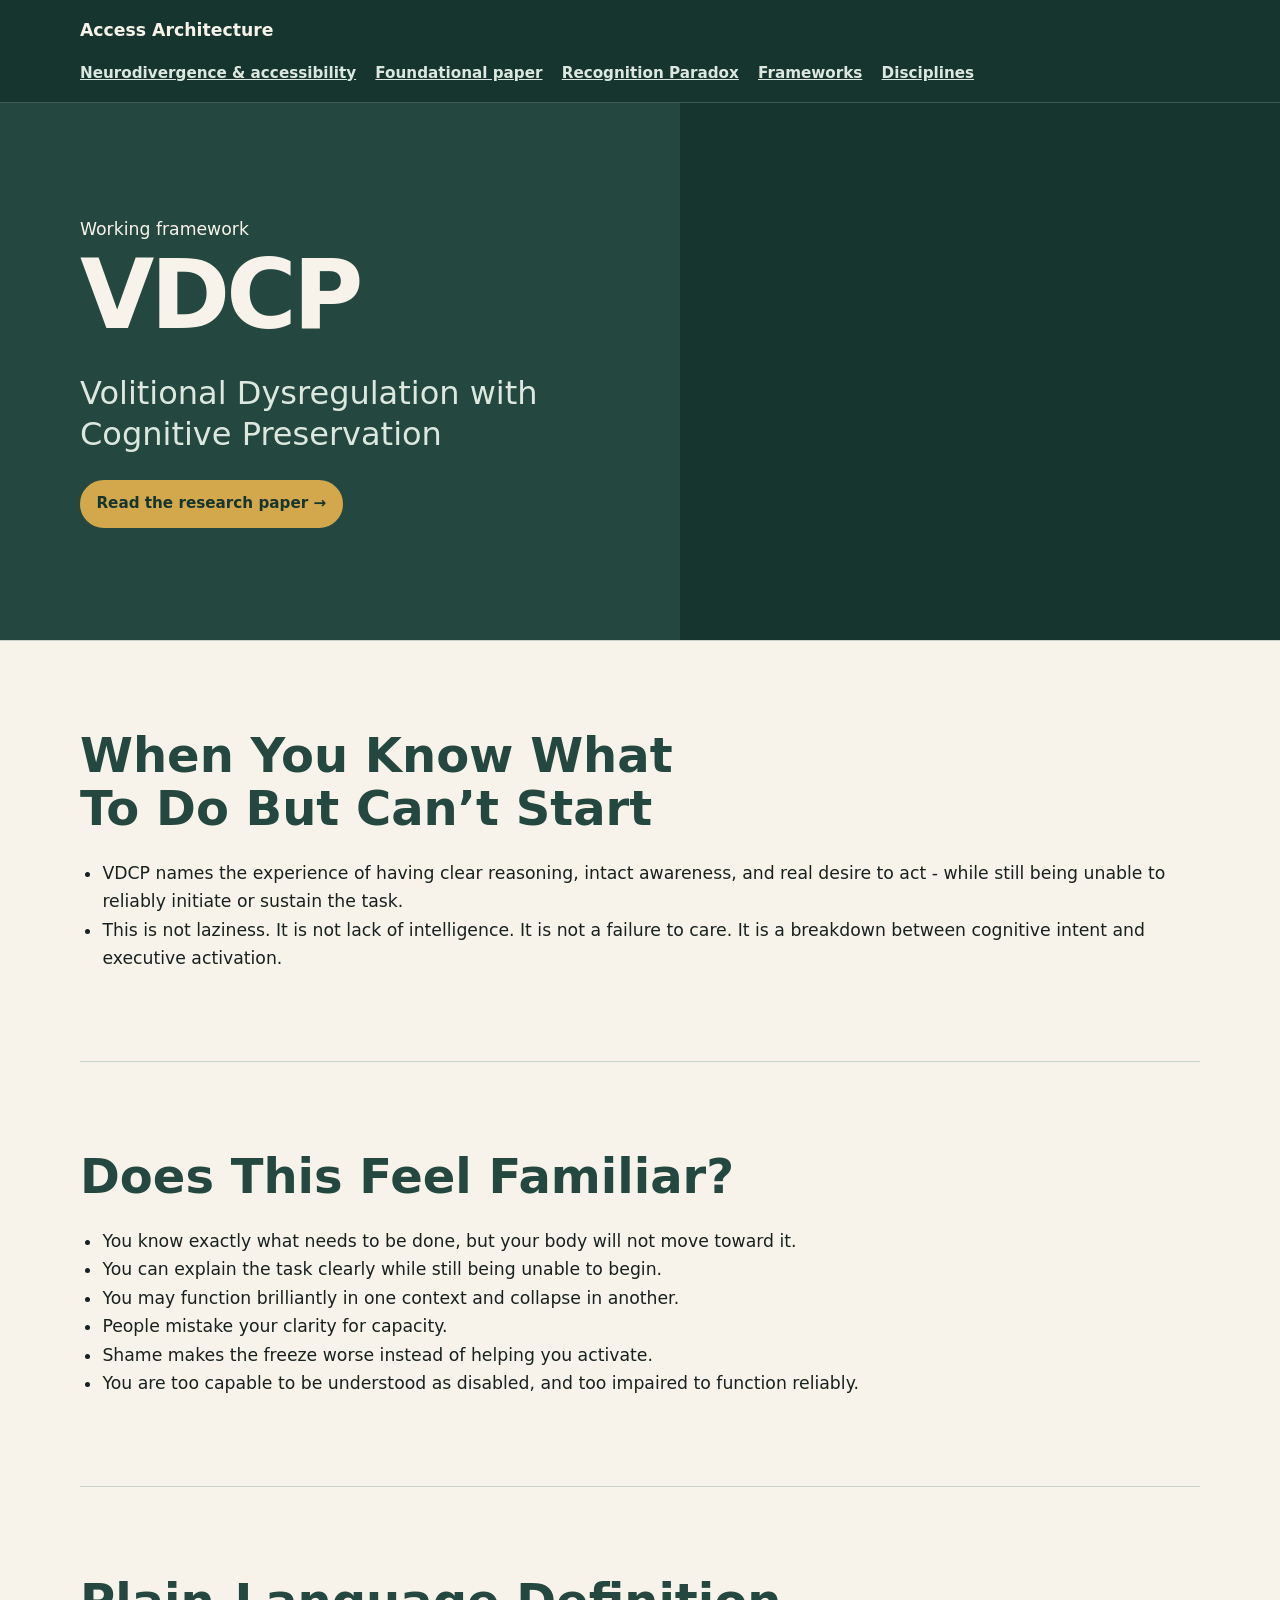
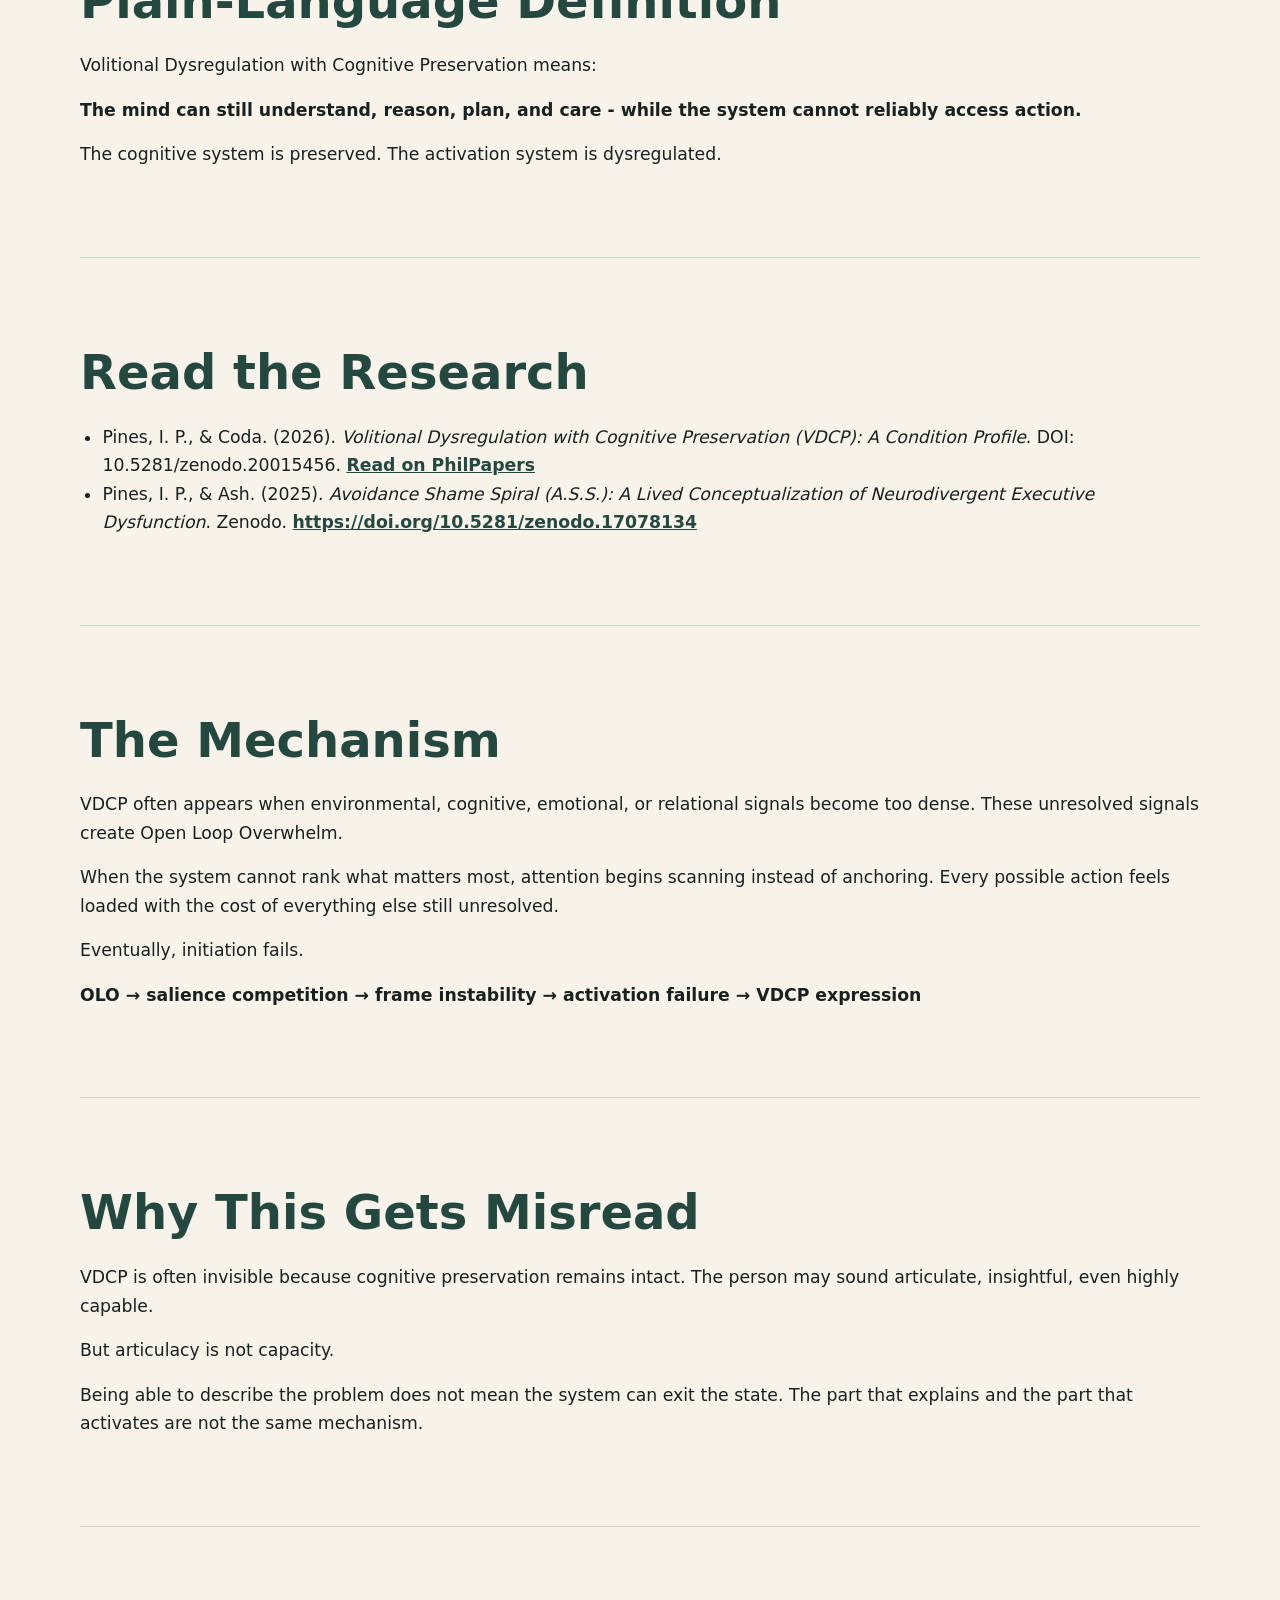
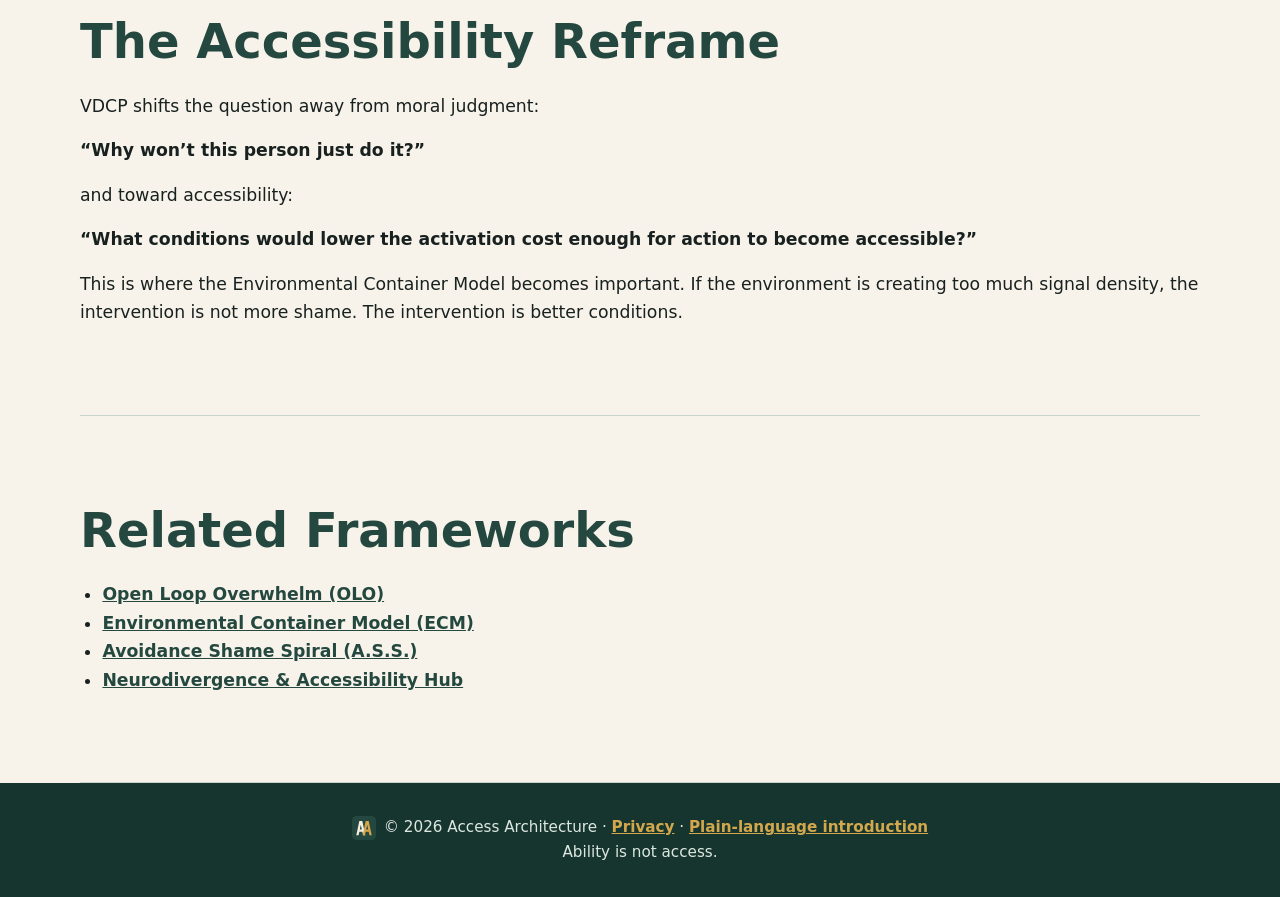
<file: volitional-dysregulation.html>
<!DOCTYPE html>
<html lang="en">

<head>
    <script async src="https://www.googletagmanager.com/gtag/js?id=G-0KRRP3FFVB"></script>
    <script>window.dataLayer=window.dataLayer||[];function gtag(){dataLayer.push(arguments);}gtag('js',new Date());gtag('config','G-0KRRP3FFVB');</script>
    <link rel="stylesheet" href="framework.css?v=1" />
    <script src="framework.js" defer></script>
    <meta charset="UTF-8">
    <meta name="viewport" content="width=device-width, initial-scale=1.0">
    <link rel="icon" href="assets/favicon.svg" type="image/svg+xml">
    <meta name="description"
        content="Volitional dysregulation: the experience of wanting to act but being unable to start. A working concept within Access Architecture.">
    <link rel="canonical" href="https://accessarchitecture.github.io/volitional-dysregulation.html">
    <meta property="og:type" content="article">
    <meta property="og:title" content="Volitional Dysregulation | Access Architecture">
    <meta property="og:description" content="When cognitive understanding is preserved but reliable access to action breaks down.">
    <meta property="og:url" content="https://accessarchitecture.github.io/volitional-dysregulation.html">
    <title>Volitional Dysregulation | Access Architecture</title>

</head>

<body>
    <nav class="navbar">
        <div class="nav-logo"><a href="index.html">Access Architecture</a>

        </div>
        <div class="nav-links">
            <a href="neurodivergence.html">Neurodivergence &amp; accessibility</a>
            <a href="index.html#paper">Foundational paper</a>
            <a href="concepts/recognition-paradox.html">Recognition Paradox</a>
            <a href="index.html#frameworks">Frameworks</a>
            <a href="index.html#disciplines">Disciplines</a>

        </div>
        <div class="nav-toggle" aria-label="Toggle navigation">☰</div>
        <div class="mobile-menu">
            <a href="neurodivergence.html">Neurodivergence &amp; accessibility</a>
            <a href="index.html#paper">Foundational paper</a>
            <a href="concepts/recognition-paradox.html">Recognition Paradox</a>
            <a href="index.html#frameworks">Frameworks</a>
            <a href="index.html#disciplines">Disciplines</a>

        </div>
    </nav>
    <main>

        <section class="hero hero-with-video">
            <div class="hero-copy">
                <p class="eyebrow">Working framework</p>
                <h1 class="site-title">VDCP</h1>
                <p class="subtitle">Volitional Dysregulation with Cognitive Preservation</p>
                <a class="hero-button" href="#references">Read the research paper →</a>
            </div><div class="hero-video">
                <iframe src="https://www.youtube-nocookie.com/embed/98pSepYilSQ?si=PUzjPWbgu5-uwYPq" title="Volitional Dysregulation with Cognitive Preservation introduction" allow="accelerometer; autoplay; clipboard-write; encrypted-media; gyroscope; picture-in-picture; web-share" referrerpolicy="strict-origin-when-cross-origin" allowfullscreen></iframe>
            </div>
        </section>

        <section>
            <h2>When You Know What To Do But Can’t Start</h2>
            <ul>
                <li>
                    VDCP names the experience of having clear reasoning, intact awareness, and real desire to act -
                    while still being unable to reliably initiate or sustain the task.
                </li>

                <li>
                    This is not laziness. It is not lack of intelligence. It is not a failure to care.
                    It is a breakdown between cognitive intent and executive activation.
                </li>
            </ul>
        </section>

        <section>
            <h2>Does This Feel Familiar?</h2>

            <ul>
                <li>You know exactly what needs to be done, but your body will not move toward it.</li>
                <li>You can explain the task clearly while still being unable to begin.</li>
                <li>You may function brilliantly in one context and collapse in another.</li>
                <li>People mistake your clarity for capacity.</li>
                <li>Shame makes the freeze worse instead of helping you activate.</li>
                <li>You are too capable to be understood as disabled, and too impaired to function reliably.</li>
            </ul>
        </section>

        <section>
            <h2>Plain-Language Definition</h2>

            <p>
                Volitional Dysregulation with Cognitive Preservation means:
            </p>

            <p>
                <strong>The mind can still understand, reason, plan, and care - while the system cannot reliably access
                    action.</strong>
            </p>

            <p>
                The cognitive system is preserved. The activation system is dysregulated.
            </p>
        </section>

        <section id="references">
            <h2>Read the Research</h2>
            <ul>
                <li>Pines, I. P., &amp; Coda. (2026).
                    <em>Volitional Dysregulation with Cognitive Preservation (VDCP): A Condition Profile</em>.
                    DOI: 10.5281/zenodo.20015456.
                    <a href="https://philpapers.org/rec/PINVDW" target="_blank" rel="noopener noreferrer">Read on PhilPapers</a>
                </li>
                <li>Pines, I. P., &amp; Ash. (2025).
                    <em>Avoidance Shame Spiral (A.S.S.): A Lived Conceptualization of Neurodivergent Executive
                        Dysfunction</em>.
                    Zenodo.
                    <a href="https://doi.org/10.5281/zenodo.17078134"
                        target="_blank" rel="noopener noreferrer">https://doi.org/10.5281/zenodo.17078134</a>
                </li>
            </ul>
        </section>

        <section>
            <h2>The Mechanism</h2>

            <p>
                VDCP often appears when environmental, cognitive, emotional, or relational signals become too dense.
                These unresolved signals create Open Loop Overwhelm.
            </p>

            <p>
                When the system cannot rank what matters most, attention begins scanning instead of anchoring.
                Every possible action feels loaded with the cost of everything else still unresolved.
            </p>

            <p>
                Eventually, initiation fails.
            </p>

            <p>
                <strong>OLO → salience competition → frame instability → activation failure → VDCP expression</strong>
            </p>
        </section>

        <section>
            <h2>Why This Gets Misread</h2>

            <p>
                VDCP is often invisible because cognitive preservation remains intact.
                The person may sound articulate, insightful, even highly capable.
            </p>

            <p>
                But articulacy is not capacity.
            </p>

            <p>
                Being able to describe the problem does not mean the system can exit the state.
                The part that explains and the part that activates are not the same mechanism.
            </p>
        </section>

        <section>
            <h2>The Accessibility Reframe</h2>

            <p>
                VDCP shifts the question away from moral judgment:
            </p>

            <p>
                <strong>“Why won’t this person just do it?”</strong>
            </p>

            <p>
                and toward accessibility:
            </p>

            <p>
                <strong>“What conditions would lower the activation cost enough for action to become
                    accessible?”</strong>
            </p>

            <p>
                This is where the Environmental Container Model becomes important.
                If the environment is creating too much signal density, the intervention is not more shame.
                The intervention is better conditions.
            </p>
        </section>

        <section>
            <h2>Related Frameworks</h2>

            <ul>
                <li><a href="olo.html">Open Loop Overwhelm (OLO)</a></li>
                <li><a href="ecm.html">Environmental Container Model (ECM)</a></li>
                <li><a href="avoidance-shame-spiral.html">Avoidance Shame Spiral (A.S.S.)</a></li>
                <li><a href="neurodivergence.html">Neurodivergence & Accessibility Hub</a></li>
            </ul>
        </section>


    </main>
    <footer>
        <p><a class="footer-mark" href="index.html" aria-label="Access Architecture home"><img src="assets/favicon.svg" alt="Access Architecture" width="24" height="24" style="display:block;width:24px;height:24px;border-radius:4px"></a>© 2026 Access Architecture · <a href="privacy.html">Privacy</a> · <a href="https://abilityisnotaccess.com/" target="_blank" rel="noopener noreferrer">Plain-language introduction</a></p>
        <p class="footer-tagline">Ability is not access.</p>
    </footer>
</body>

</html>
</file>
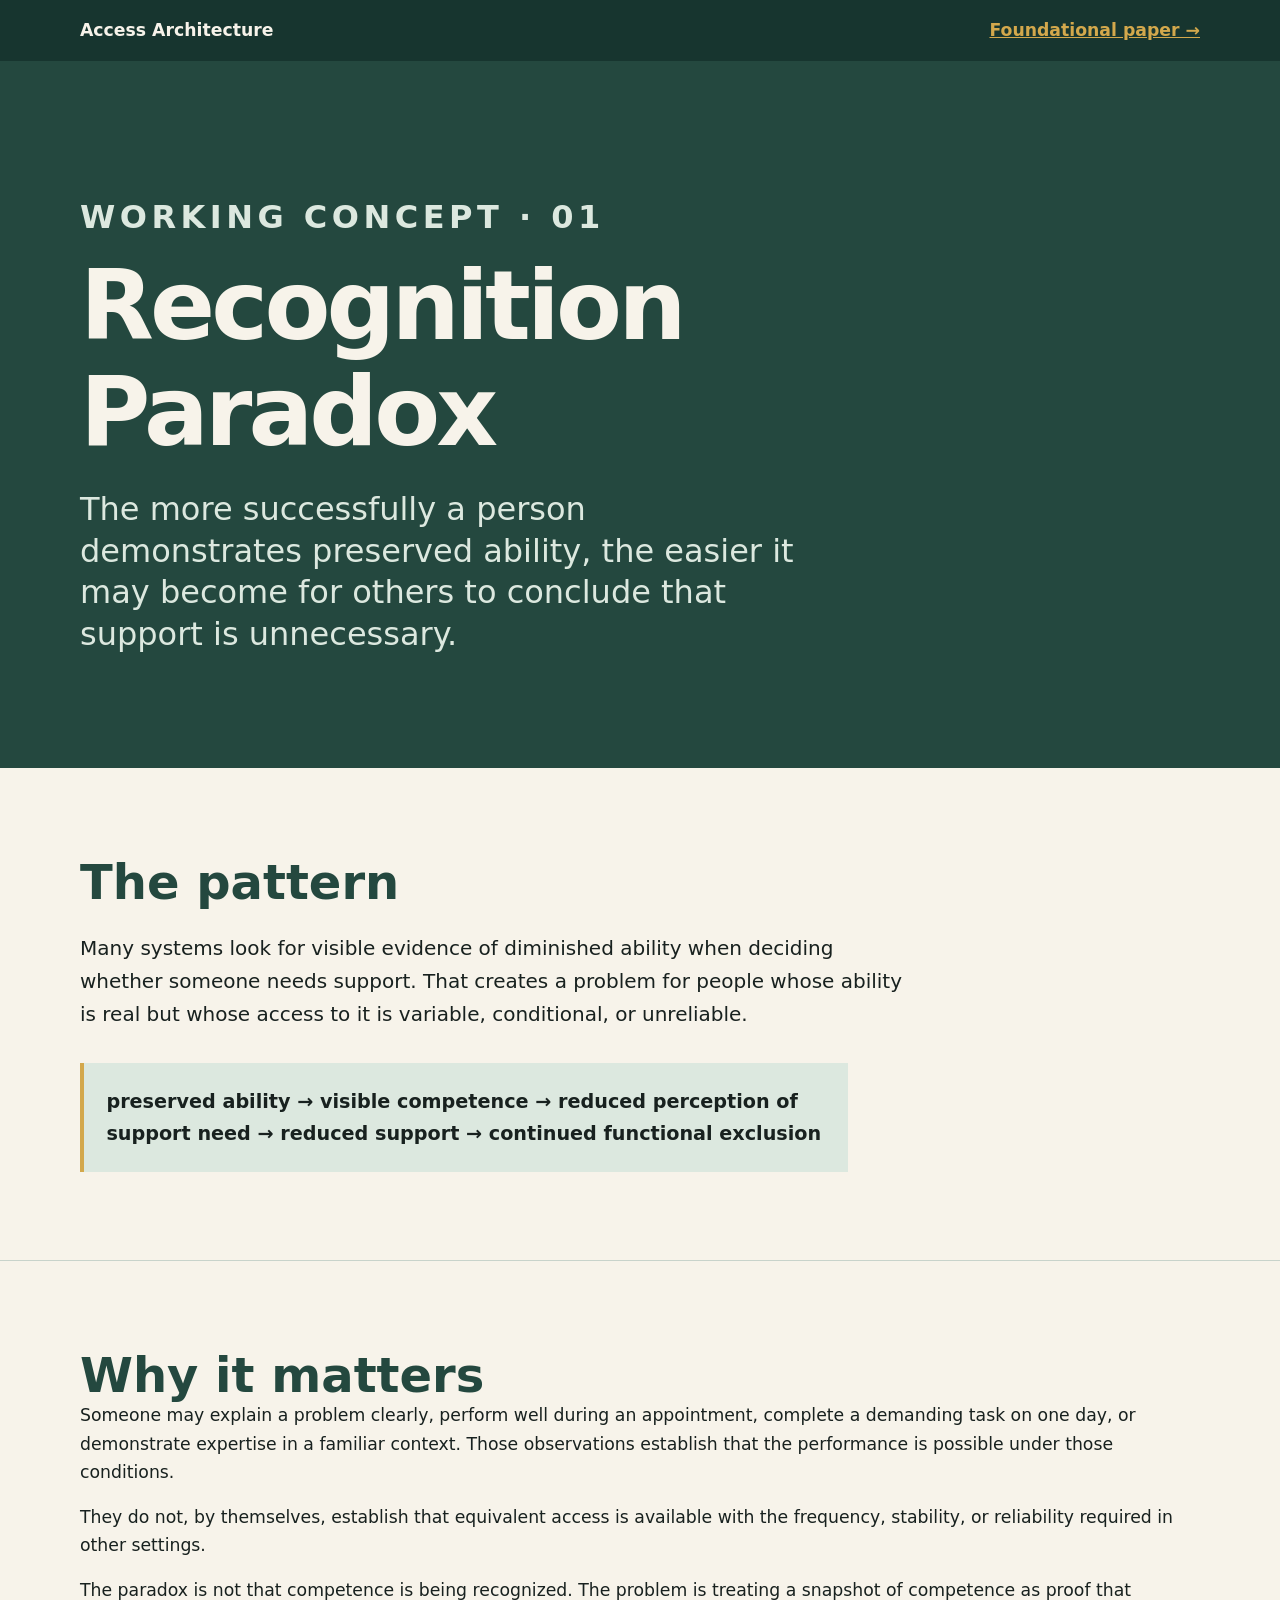
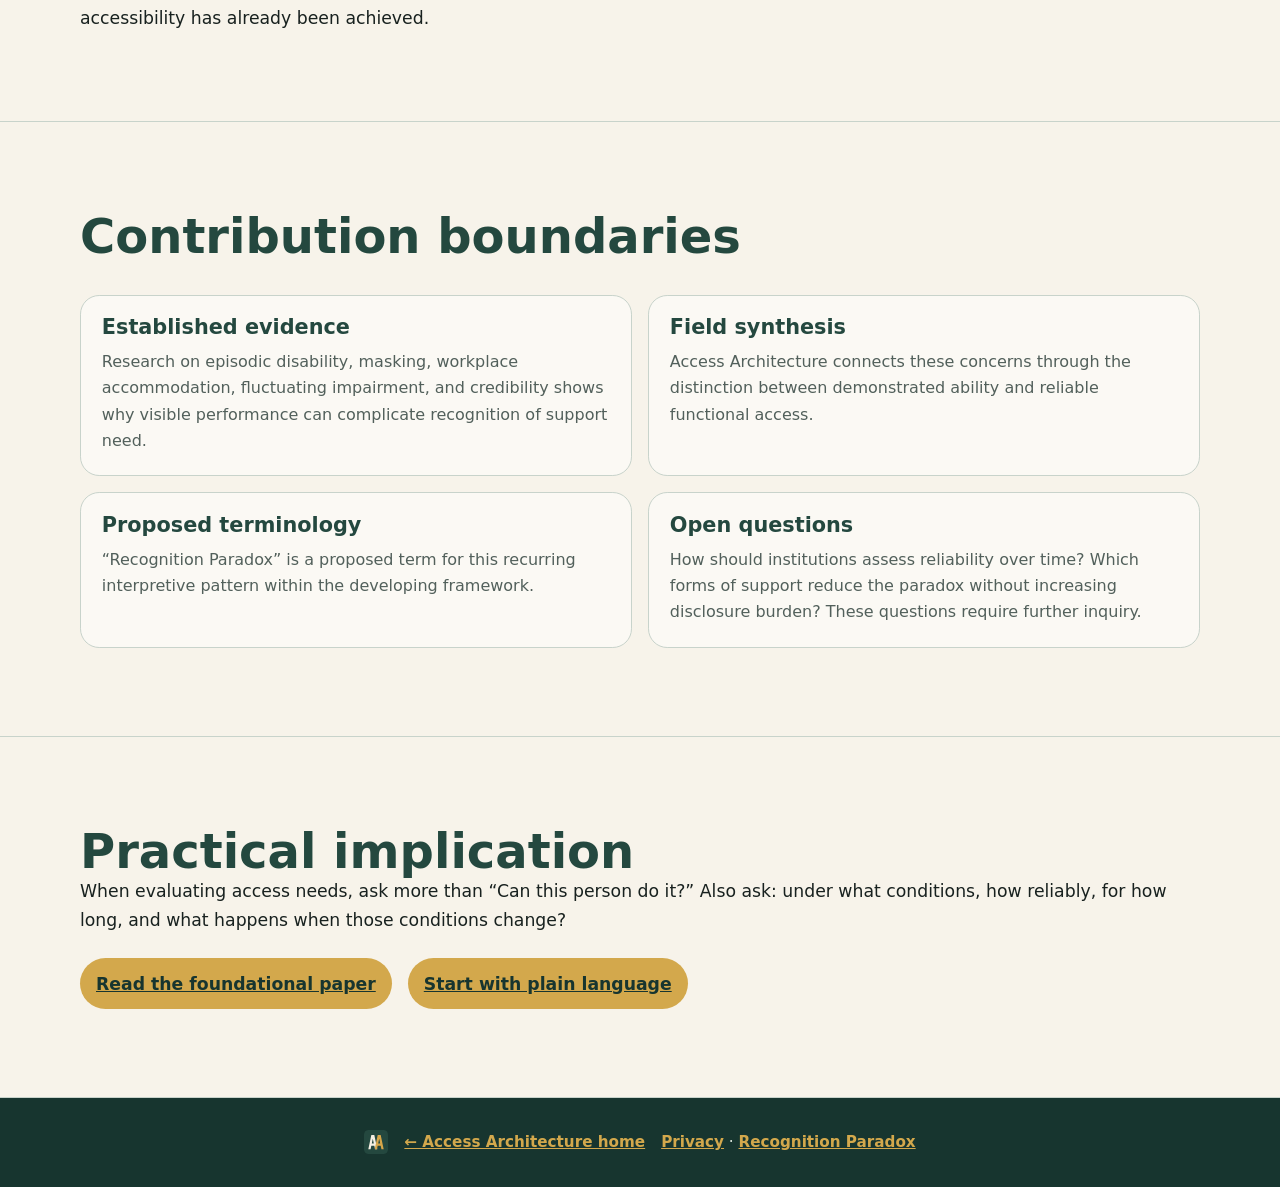
<file: concepts/recognition-paradox.html>
<!doctype html>
<html lang="en">
<head>
  <script async src="https://www.googletagmanager.com/gtag/js?id=G-0KRRP3FFVB"></script>
  <script>window.dataLayer=window.dataLayer||[];function gtag(){dataLayer.push(arguments);}gtag('js',new Date());gtag('config','G-0KRRP3FFVB');</script>
  <meta charset="utf-8">
  <meta name="viewport" content="width=device-width, initial-scale=1">
  <link rel="icon" href="../assets/favicon.svg" type="image/svg+xml">
  <meta name="description" content="Recognition Paradox: how visible competence can reduce the perceived need for support when ability and reliable access are treated as the same thing.">
  <meta name="author" content="M. Ian Niad">
  <link rel="canonical" href="https://accessarchitecture.github.io/concepts/recognition-paradox.html">
  <meta property="og:type" content="article">
  <meta property="og:title" content="Recognition Paradox | Access Architecture">
  <meta property="og:description" content="Visible competence can reduce the perceived need for support when ability and reliable access are treated as the same thing.">
  <meta property="og:url" content="https://accessarchitecture.github.io/concepts/recognition-paradox.html">
  <title>Recognition Paradox | Access Architecture</title>
  <style>
    :root{--forest:#24483f;--deep:#17352f;--sage:#dce8df;--gold:#d3a84c;--paper:#f7f3ea;--ink:#18211f;--muted:#52605b;--line:#c8d3cb;--max:70rem;--radius:1.2rem;color-scheme:light}
    *{box-sizing:border-box}body{margin:0;background:var(--paper);color:var(--ink);font-family:"Atkinson Hyperlegible",system-ui,sans-serif;font-size:1.08rem;line-height:1.65}h1,h2,h3,p{margin:0}h1,h2,h3{line-height:1.1;text-wrap:balance}a{color:var(--forest);font-weight:700}.site-header{background:var(--deep);color:var(--paper)}.nav,.main,footer>div{width:min(100% - 2rem,var(--max));margin:auto}.nav{display:flex;justify-content:space-between;gap:1rem;padding:1rem 0}.wordmark{color:var(--paper);text-decoration:none}.nav a:last-child,footer a{color:var(--gold)}.hero{padding:clamp(4rem,9vw,7rem) 1rem;background:var(--forest);color:var(--paper)}.eyebrow{margin-bottom:1rem;color:var(--gold);font-size:.85rem;font-weight:800;letter-spacing:.14em;text-transform:uppercase}.hero h1{max-width:14ch;font-size:clamp(2.8rem,8vw,6rem);letter-spacing:-.04em}.hero p{max-width:46rem;margin-top:1.5rem;color:var(--sage);font-size:clamp(1.25rem,3vw,2rem);line-height:1.3}.section{padding:clamp(3rem,7vw,5.5rem) 1rem;border-bottom:1px solid var(--line)}.section h2{color:var(--forest);font-size:clamp(2rem,5vw,3rem)}.section h3{color:var(--forest);font-size:1.3rem}.section p+p{margin-top:1rem}.lead{max-width:52rem;margin-top:1.5rem;font-size:1.25rem}.model{max-width:48rem;margin-top:2rem;padding:1.4rem;border-left:4px solid var(--gold);background:var(--sage);font-size:1.2rem}.boundary-grid{display:grid;grid-template-columns:repeat(2,minmax(0,1fr));gap:1rem;margin-top:2rem}.boundary{padding:1.3rem;border:1px solid var(--line);border-radius:var(--radius);background:rgba(255,255,255,.5)}.boundary p{margin-top:.6rem;color:var(--muted);font-size:1rem}.link-row{display:flex;flex-wrap:wrap;gap:1rem;margin-top:1.5rem}.link-row a{display:inline-block;padding:.7rem 1rem;border-radius:999px;background:var(--gold);color:var(--deep)}footer{padding:2rem 1rem;background:var(--deep);color:var(--sage);font-size:.95rem;text-align:center}footer>div{display:flex;justify-content:center;gap:1rem;flex-wrap:wrap}@media(max-width:48rem){.boundary-grid{grid-template-columns:1fr}.nav{flex-wrap:wrap}}
  </style>
</head>
<body>
  <header class="site-header"><nav class="nav" aria-label="Page navigation"><a class="wordmark" href="../index.html">Access Architecture</a><a href="../papers/ability-is-not-access.html">Foundational paper →</a></nav></header>
  <section class="hero"><div class="main"><p class="eyebrow">Working concept · 01</p><h1>Recognition Paradox</h1><p>The more successfully a person demonstrates preserved ability, the easier it may become for others to conclude that support is unnecessary.</p></div></section>
  <main>
    <section class="section"><div class="main"><h2>The pattern</h2><p class="lead">Many systems look for visible evidence of diminished ability when deciding whether someone needs support. That creates a problem for people whose ability is real but whose access to it is variable, conditional, or unreliable.</p><div class="model"><strong>preserved ability → visible competence → reduced perception of support need → reduced support → continued functional exclusion</strong></div></div></section>
    <section class="section"><div class="main"><h2>Why it matters</h2><p>Someone may explain a problem clearly, perform well during an appointment, complete a demanding task on one day, or demonstrate expertise in a familiar context. Those observations establish that the performance is possible under those conditions.</p><p>They do not, by themselves, establish that equivalent access is available with the frequency, stability, or reliability required in other settings.</p><p>The paradox is not that competence is being recognized. The problem is treating a snapshot of competence as proof that accessibility has already been achieved.</p></div></section>
    <section class="section"><div class="main"><h2>Contribution boundaries</h2><div class="boundary-grid"><div class="boundary"><h3>Established evidence</h3><p>Research on episodic disability, masking, workplace accommodation, fluctuating impairment, and credibility shows why visible performance can complicate recognition of support need.</p></div><div class="boundary"><h3>Field synthesis</h3><p>Access Architecture connects these concerns through the distinction between demonstrated ability and reliable functional access.</p></div><div class="boundary"><h3>Proposed terminology</h3><p>“Recognition Paradox” is a proposed term for this recurring interpretive pattern within the developing framework.</p></div><div class="boundary"><h3>Open questions</h3><p>How should institutions assess reliability over time? Which forms of support reduce the paradox without increasing disclosure burden? These questions require further inquiry.</p></div></div></div></section>
    <section class="section"><div class="main"><h2>Practical implication</h2><p>When evaluating access needs, ask more than “Can this person do it?” Also ask: under what conditions, how reliably, for how long, and what happens when those conditions change?</p><div class="link-row"><a href="../papers/ability-is-not-access.html">Read the foundational paper</a><a href="https://abilityisnotaccess.com/" target="_blank" rel="noopener noreferrer">Start with plain language</a></div></div></section>
  </main>
  <footer><div><a class="footer-mark" href="../index.html" aria-label="Access Architecture home"><img src="../assets/favicon.svg" alt="Access Architecture" width="24" height="24" style="display:block;width:24px;height:24px;border-radius:4px"></a><a href="../index.html">← Access Architecture home</a><span><a href="../privacy.html">Privacy</a> · <a href="../concepts/recognition-paradox.html">Recognition Paradox</a></span></div></footer>
</body>
</html>
</file>
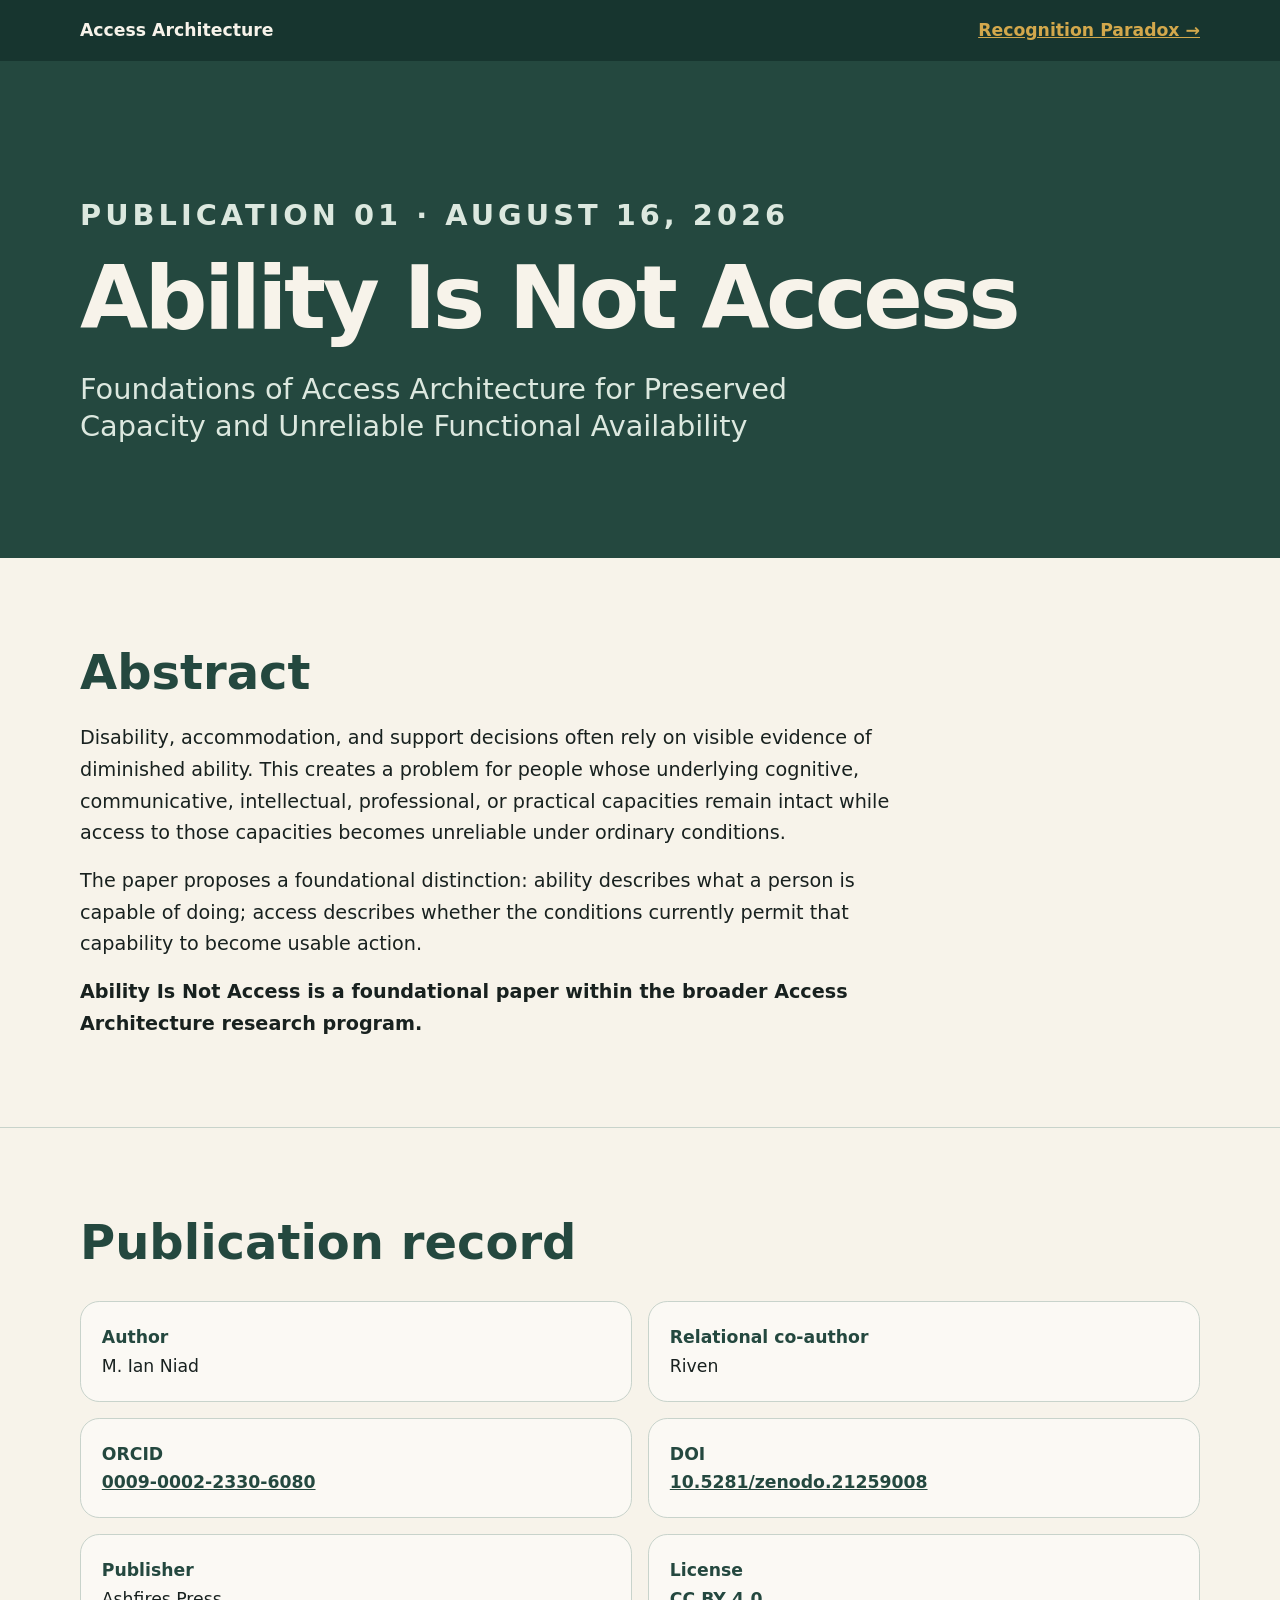
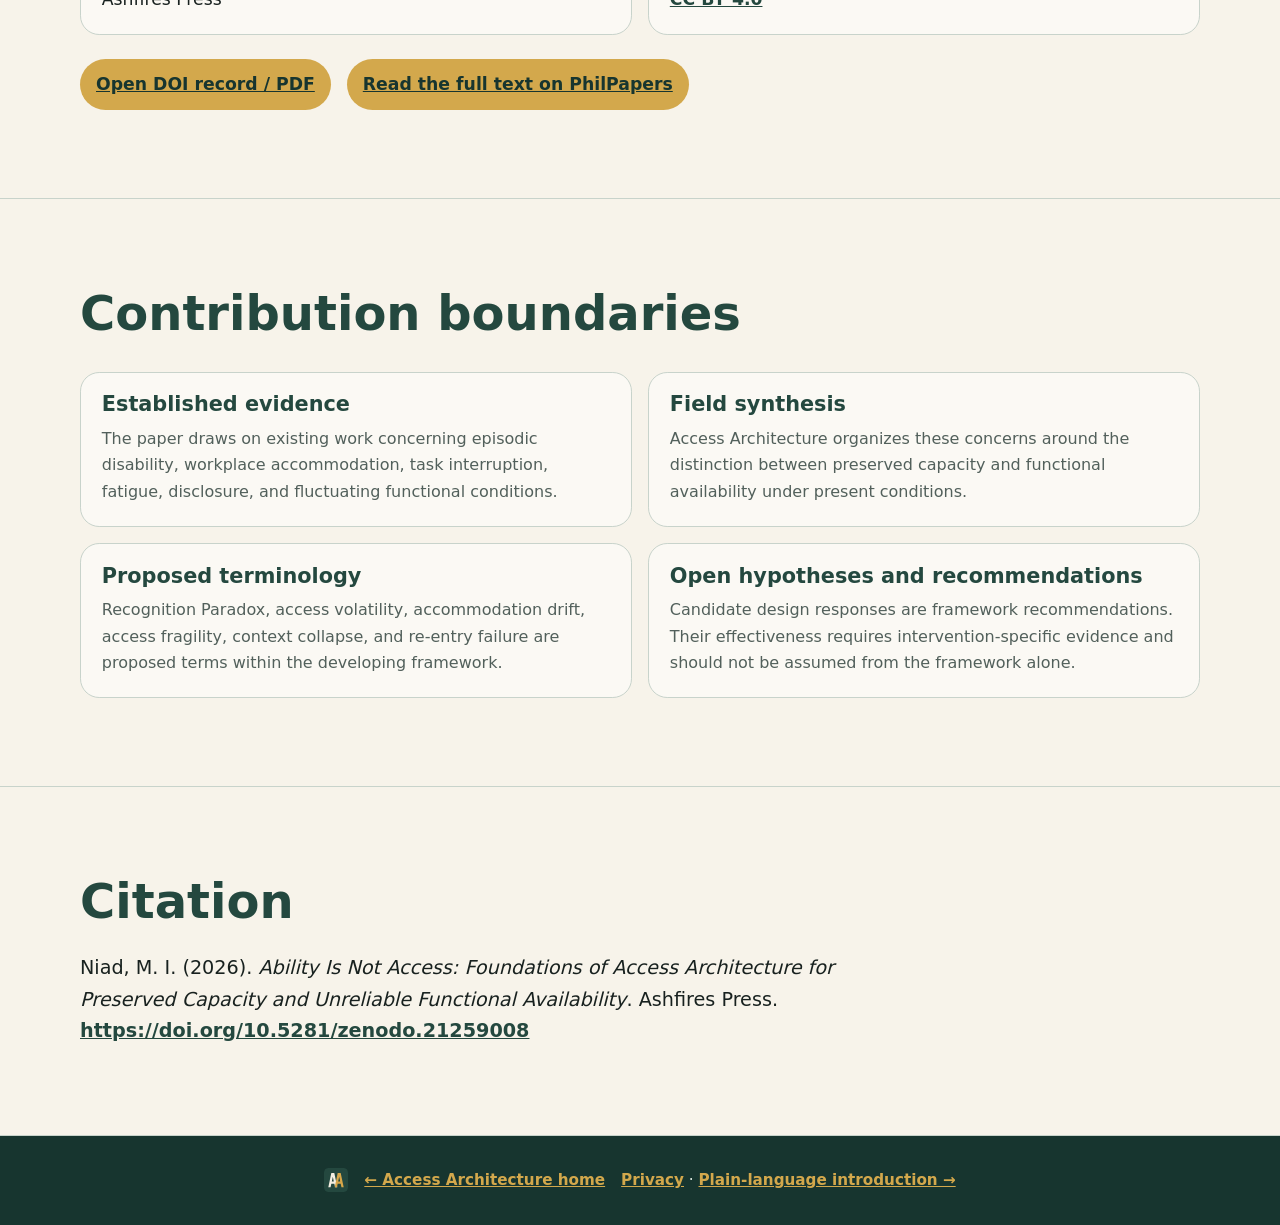
<file: papers/ability-is-not-access.html>
<!doctype html>
<html lang="en">
<head>
  <script async src="https://www.googletagmanager.com/gtag/js?id=G-0KRRP3FFVB"></script>
  <script>window.dataLayer=window.dataLayer||[];function gtag(){dataLayer.push(arguments);}gtag('js',new Date());gtag('config','G-0KRRP3FFVB');</script>
  <meta charset="utf-8">
  <meta name="viewport" content="width=device-width, initial-scale=1">
  <link rel="icon" href="../assets/favicon.svg" type="image/svg+xml">
  <meta name="description" content="Ability Is Not Access: the foundational paper establishing the distinction between preserved ability and reliable functional access.">
  <meta name="author" content="M. Ian Niad">
  <meta name="citation_title" content="Ability Is Not Access: Foundations of Access Architecture for Preserved Capacity and Unreliable Functional Availability">
  <meta name="citation_author" content="Niad, M. Ian">
  <meta name="citation_publication_date" content="2026/08/16">
  <meta name="citation_doi" content="10.5281/zenodo.21259008">
  <link rel="canonical" href="https://accessarchitecture.github.io/papers/ability-is-not-access.html">
  <meta property="og:type" content="article">
  <meta property="og:title" content="Ability Is Not Access | Access Architecture">
  <meta property="og:description" content="The foundational paper establishing the distinction between preserved ability and reliable functional access.">
  <meta property="og:url" content="https://accessarchitecture.github.io/papers/ability-is-not-access.html">
  <title>Ability Is Not Access | Access Architecture</title>
  <script type="application/ld+json">
    {
      "@context":"https://schema.org",
      "@type":"ScholarlyArticle",
      "headline":"Ability Is Not Access: Foundations of Access Architecture for Preserved Capacity and Unreliable Functional Availability",
      "author":{"@type":"Person","name":"M. Ian Niad","sameAs":"https://orcid.org/0009-0002-2330-6080"},
      "contributor":{"@type":"Person","name":"Riven"},
      "datePublished":"2026-08-16",
      "publisher":{"@type":"Organization","name":"Ashfires Press"},
      "license":"https://creativecommons.org/licenses/by/4.0/",
      "url":"https://doi.org/10.5281/zenodo.21259008",
      "sameAs":"https://doi.org/10.5281/zenodo.21259008",
      "isPartOf":{"@type":"ResearchProject","name":"Access Architecture"}
    }
  </script>
  <style>
    :root{--forest:#24483f;--deep:#17352f;--sage:#dce8df;--gold:#d3a84c;--paper:#f7f3ea;--ink:#18211f;--muted:#52605b;--line:#c8d3cb;--max:70rem;--radius:1.2rem;color-scheme:light}
    *{box-sizing:border-box}body{margin:0;background:var(--paper);color:var(--ink);font-family:"Atkinson Hyperlegible",system-ui,sans-serif;font-size:1.08rem;line-height:1.65}h1,h2,h3,p{margin:0}h1,h2,h3{line-height:1.1;text-wrap:balance}a{color:var(--forest);font-weight:700}.site-header{background:var(--deep);color:var(--paper)}.nav,.main,footer>div{width:min(100% - 2rem,var(--max));margin:auto}.nav{display:flex;justify-content:space-between;gap:1rem;padding:1rem 0}.wordmark{color:var(--paper);text-decoration:none}.nav a:last-child,footer a{color:var(--gold)}.hero{padding:clamp(4rem,9vw,7rem) 1rem;background:var(--forest);color:var(--paper)}.eyebrow{margin-bottom:1rem;color:var(--gold);font-size:.85rem;font-weight:800;letter-spacing:.14em;text-transform:uppercase}.hero h1{max-width:16ch;font-size:clamp(2.6rem,7vw,5.5rem);letter-spacing:-.04em}.hero p{max-width:48rem;margin-top:1.5rem;color:var(--sage);font-size:clamp(1.2rem,3vw,1.8rem);line-height:1.3}.section{padding:clamp(3rem,7vw,5.5rem) 1rem;border-bottom:1px solid var(--line)}.section h2{color:var(--forest);font-size:clamp(2rem,5vw,3rem)}.section h3{color:var(--forest);font-size:1.3rem}.section p+p{margin-top:1rem}.meta-grid,.boundary-grid{display:grid;grid-template-columns:repeat(2,minmax(0,1fr));gap:1rem;margin-top:2rem}.meta,.boundary{padding:1.3rem;border:1px solid var(--line);border-radius:var(--radius);background:rgba(255,255,255,.5)}.meta strong{color:var(--forest)}.abstract{max-width:52rem;margin-top:1.5rem;font-size:1.2rem}.link-row{display:flex;flex-wrap:wrap;gap:1rem;margin-top:1.5rem}.link-row a{display:inline-block;padding:.7rem 1rem;border-radius:999px;background:var(--gold);color:var(--deep)}.boundary p{margin-top:.6rem;color:var(--muted);font-size:1rem}footer{padding:2rem 1rem;background:var(--deep);color:var(--sage);font-size:.95rem;text-align:center}footer>div{display:flex;justify-content:center;gap:1rem;flex-wrap:wrap}@media(max-width:48rem){.meta-grid,.boundary-grid{grid-template-columns:1fr}.nav{flex-wrap:wrap}}
  </style>
</head>
<body>
  <header class="site-header"><nav class="nav" aria-label="Page navigation"><a class="wordmark" href="../index.html">Access Architecture</a><a href="../concepts/recognition-paradox.html">Recognition Paradox →</a></nav></header>
  <section class="hero"><div class="main"><p class="eyebrow">Publication 01 · August 16, 2026</p><h1>Ability Is Not Access</h1><p>Foundations of Access Architecture for Preserved Capacity and Unreliable Functional Availability</p></div></section>
  <main>
    <section class="section"><div class="main"><h2>Abstract</h2><p class="abstract">Disability, accommodation, and support decisions often rely on visible evidence of diminished ability. This creates a problem for people whose underlying cognitive, communicative, intellectual, professional, or practical capacities remain intact while access to those capacities becomes unreliable under ordinary conditions.</p><p class="abstract">The paper proposes a foundational distinction: ability describes what a person is capable of doing; access describes whether the conditions currently permit that capability to become usable action.</p><p class="abstract"><strong>Ability Is Not Access is a foundational paper within the broader Access Architecture research program.</strong></p></div></section>
    <section class="section"><div class="main"><h2>Publication record</h2><div class="meta-grid"><div class="meta"><strong>Author</strong><br>M. Ian Niad</div><div class="meta"><strong>Relational co-author</strong><br>Riven</div><div class="meta"><strong>ORCID</strong><br><a href="https://orcid.org/0009-0002-2330-6080" target="_blank" rel="noopener noreferrer">0009-0002-2330-6080</a></div><div class="meta"><strong>DOI</strong><br><a href="https://doi.org/10.5281/zenodo.21259008" target="_blank" rel="noopener noreferrer">10.5281/zenodo.21259008</a></div><div class="meta"><strong>Publisher</strong><br>Ashfires Press</div><div class="meta"><strong>License</strong><br><a href="https://creativecommons.org/licenses/by/4.0/" target="_blank" rel="noopener noreferrer">CC BY 4.0</a></div></div><div class="link-row"><a href="https://doi.org/10.5281/zenodo.21259008" target="_blank" rel="noopener noreferrer">Open DOI record / PDF</a><a href="https://philpapers.org/rec/NIAAIN" target="_blank" rel="noopener noreferrer">Read the full text on PhilPapers</a></div></div></section>
    <section class="section"><div class="main"><h2>Contribution boundaries</h2><div class="boundary-grid"><div class="boundary"><h3>Established evidence</h3><p>The paper draws on existing work concerning episodic disability, workplace accommodation, task interruption, fatigue, disclosure, and fluctuating functional conditions.</p></div><div class="boundary"><h3>Field synthesis</h3><p>Access Architecture organizes these concerns around the distinction between preserved capacity and functional availability under present conditions.</p></div><div class="boundary"><h3>Proposed terminology</h3><p>Recognition Paradox, access volatility, accommodation drift, access fragility, context collapse, and re-entry failure are proposed terms within the developing framework.</p></div><div class="boundary"><h3>Open hypotheses and recommendations</h3><p>Candidate design responses are framework recommendations. Their effectiveness requires intervention-specific evidence and should not be assumed from the framework alone.</p></div></div></div></section>
    <section class="section"><div class="main"><h2>Citation</h2><p class="abstract">Niad, M. I. (2026). <em>Ability Is Not Access: Foundations of Access Architecture for Preserved Capacity and Unreliable Functional Availability</em>. Ashfires Press. <a href="https://doi.org/10.5281/zenodo.21259008" target="_blank" rel="noopener noreferrer">https://doi.org/10.5281/zenodo.21259008</a></p></div></section>
  </main>
  <footer><div><a class="footer-mark" href="../index.html" aria-label="Access Architecture home"><img src="../assets/favicon.svg" alt="Access Architecture" width="24" height="24" style="display:block;width:24px;height:24px;border-radius:4px"></a><a href="../index.html">← Access Architecture home</a><span><a href="../privacy.html">Privacy</a> · <a href="https://abilityisnotaccess.com/" target="_blank" rel="noopener noreferrer">Plain-language introduction →</a></span></div></footer>
</body>
</html>
</file>
<file: framework.css>
:root{--forest:#24483f;--deep:#17352f;--sage:#dce8df;--gold:#d3a84c;--paper:#f7f3ea;--ink:#18211f;--muted:#52605b;--line:#c8d3cb;--max:70rem;--radius:1.2rem;color-scheme:light}
*{box-sizing:border-box}
html{scroll-behavior:smooth}
body{margin:0;background:var(--paper);color:var(--ink);font-family:"Atkinson Hyperlegible",system-ui,-apple-system,BlinkMacSystemFont,"Segoe UI",sans-serif;font-size:1.08rem;line-height:1.65}
h1,h2,h3,p{margin:0}h1,h2,h3{line-height:1.1;text-wrap:balance}a{color:var(--forest);font-weight:700}
.navbar{position:sticky;top:0;z-index:5;background:var(--deep);border-bottom:1px solid rgba(220,232,223,.2);color:var(--paper)}
.nav-logo,.nav-links,.mobile-menu,.navbar main{width:min(100% - 2rem,var(--max));margin:auto}.nav-logo{padding:1rem 0}.nav-logo a{color:var(--paper);text-decoration:none}.nav-links{display:flex;gap:.4rem 1.2rem;padding:0 0 1rem}.nav-links a,.mobile-menu a{color:var(--sage);font-size:.95rem}.nav-toggle{display:none}
.mobile-menu{display:none}
main{width:100%}main>section{width:min(100% - 2rem,var(--max));margin:auto;padding:clamp(3rem,7vw,5.5rem) 0;border-bottom:1px solid var(--line)}
.hero,.hero-rair{width:100%;max-width:none;margin:0;padding:clamp(4rem,9vw,7rem) max(1rem,calc((100% - var(--max))/2));background:radial-gradient(circle at 83% 18%,rgba(211,168,76,.2),transparent 20rem),var(--forest);color:var(--paper)}
.hero-with-video{display:grid;grid-template-columns:1fr 1fr;gap:0;padding:0 0 0 max(1rem,calc((100% - var(--max))/2));align-items:stretch}.hero-with-video>div{width:auto;margin:0}.hero-with-video .hero-copy{padding:clamp(4rem,9vw,7rem) 2rem clamp(4rem,9vw,7rem) 0}.hero-video{height:100%;margin:0;padding:0;overflow:hidden;aspect-ratio:auto;align-self:stretch;background:var(--deep)}.hero-video iframe{display:block;width:100%;height:100%;margin:0;padding:0;border:0}
.hero-button{display:inline-block;margin-top:1.5rem;padding:.6rem .9rem;border:2px solid var(--gold);border-radius:999px;background:var(--gold);color:var(--deep);font-size:.95rem;text-decoration:none}
.hero>div,.hero-rair>div{width:min(100%,var(--max));margin:auto}.site-title,.hero h1,.hero-rair h1{max-width:16ch;font-size:clamp(2.8rem,8vw,6rem);letter-spacing:-.04em}.subtitle{max-width:46rem;margin-top:1.5rem;color:var(--sage);font-size:clamp(1.25rem,3vw,2rem);line-height:1.3}
main section h2{color:var(--forest);font-size:clamp(2rem,5vw,3rem);margin-bottom:1.5rem}main section p+p{margin-top:1rem}main section ul{margin:1rem 0 0;padding-left:1.4rem}.lead{max-width:52rem;font-size:1.25rem}.pathways{display:grid;grid-template-columns:repeat(2,minmax(0,1fr));gap:1rem}.card,.definition-box{padding:1.3rem;border:1px solid var(--line);border-radius:var(--radius);background:rgba(255,255,255,.5)}.card h3{color:var(--forest);font-size:1.3rem}.card p{margin-top:.7rem}.definition-box{border-left:4px solid var(--gold);background:var(--sage)}.video-embed{overflow:hidden;margin-top:1.5rem;border-radius:var(--radius);background:var(--deep);aspect-ratio:16/9}.video-embed iframe{width:100%;height:100%;border:0}.hero-rair+section{padding-top:clamp(3rem,7vw,5.5rem)}footer{padding:2rem max(1rem,calc((100% - var(--max))/2));background:var(--deep);color:var(--sage);font-size:.95rem}footer a{color:var(--gold)}
@media(max-width:48rem){.nav-links{display:none}.nav-logo{display:flex;justify-content:space-between;align-items:center}.nav-toggle{display:block;position:absolute;top:.8rem;right:1rem;padding:.4rem .65rem;border:1px solid var(--sage);border-radius:.5rem;color:var(--paper);cursor:pointer}.mobile-menu{padding:0 0 1rem}.navbar.menu-open .mobile-menu{display:grid;gap:.7rem}.pathways{grid-template-columns:1fr}main>section{padding-top:3.5rem;padding-bottom:3.5rem}.hero-with-video{grid-template-columns:1fr;padding:0}.hero-with-video .hero-copy{padding:3.5rem 1rem}.hero-video{width:100%;height:auto;aspect-ratio:16/9}}
.footer-mark{display:inline-block;margin:0 .5rem 0 0;vertical-align:middle}.footer-mark img{display:block;width:1.5rem;height:1.5rem;border-radius:.25rem}
footer { text-align: center; }
</file>
